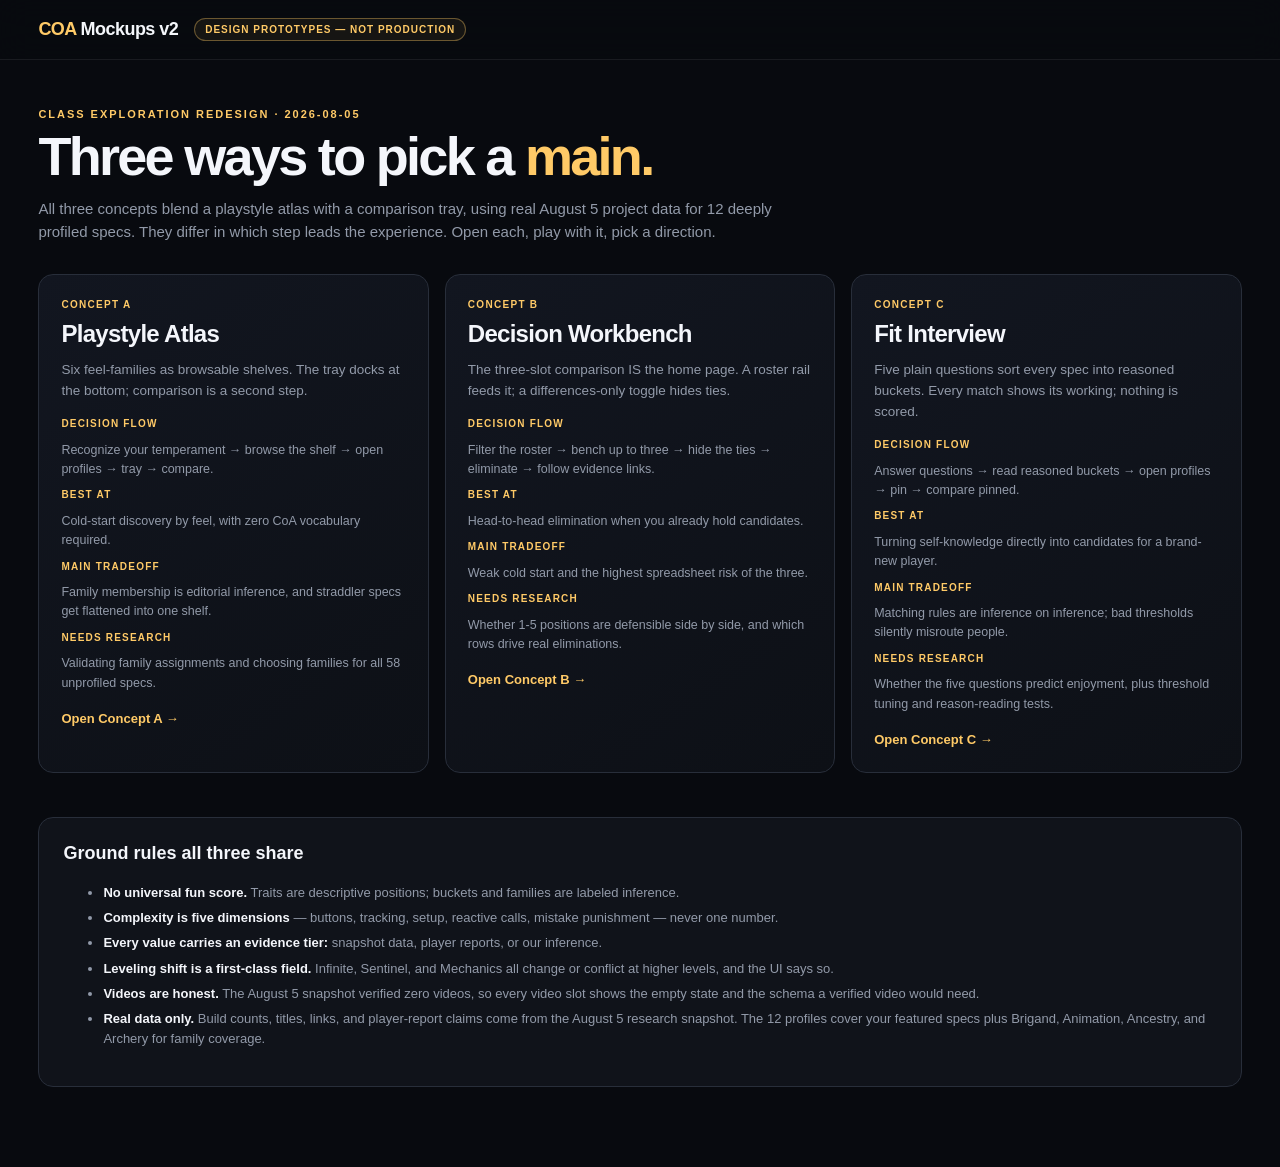
<file: source/design/mockups-v2/index.html>
<!doctype html>
<html lang="en">
<head>
<meta charset="utf-8">
<meta name="viewport" content="width=device-width, initial-scale=1">
<title>CoA class explorer — mockups v2 hub</title>
<link rel="stylesheet" href="shared/base.css">
<style>
  .concepts { display: grid; grid-template-columns: repeat(auto-fit,minmax(300px,1fr)); gap: 16px; margin-top: 30px; }
  .concept { display: block; text-decoration: none; border: 1px solid var(--line); border-radius: var(--radius); background: linear-gradient(145deg,#121620,#0d1016); padding: 22px; transition: transform .16s, border-color .16s; }
  .concept:hover { transform: translateY(-3px); border-color: #ffca6766; }
  .concept h2 { margin: 3px 0 8px; font-size: 24px; letter-spacing: -.03em; }
  .concept .lead { color: var(--muted); font-size: 13.5px; margin: 0 0 14px; }
  .concept dl { margin: 0; display: grid; gap: 8px; }
  .concept dt { color: var(--gold); font-size: 10px; font-weight: 800; letter-spacing: .12em; text-transform: uppercase; }
  .concept dd { margin: 1px 0 0; color: var(--muted); font-size: 12.5px; }
  .concept .open { display: inline-block; margin-top: 16px; color: var(--gold); font-size: 13px; font-weight: 750; }
  .ground { margin-top: 44px; border: 1px solid var(--line); border-radius: var(--radius); background: var(--surface); padding: 22px 24px; }
  .ground h2 { margin: 0 0 12px; font-size: 18px; }
  .ground li { color: var(--muted); font-size: 13px; margin: 5px 0; }
</style>
</head>
<body>
<header class="mock-topbar">
  <a class="logo" href="index.html"><span>COA</span> Mockups v2</a>
  <span class="mock-badge">Design prototypes — not production</span>
</header>

<main class="wrap">
  <section style="padding:46px 0 0">
    <p class="eyebrow">Class exploration redesign · 2026-08-05</p>
    <h1 class="page-title">Three ways to pick a <span style="color:var(--gold)">main.</span></h1>
    <p class="page-copy">All three concepts blend a playstyle atlas with a comparison tray, using real August 5 project data
      for 12 deeply profiled specs. They differ in which step leads the experience. Open each, play with it, pick a direction.</p>
  </section>

  <div class="concepts">
    <a class="concept" href="concept-a-atlas.html">
      <div class="p-kicker" style="color:var(--gold)">Concept A</div>
      <h2>Playstyle Atlas</h2>
      <p class="lead">Six feel-families as browsable shelves. The tray docks at the bottom; comparison is a second step.</p>
      <dl>
        <dt>Decision flow</dt><dd>Recognize your temperament → browse the shelf → open profiles → tray → compare.</dd>
        <dt>Best at</dt><dd>Cold-start discovery by feel, with zero CoA vocabulary required.</dd>
        <dt>Main tradeoff</dt><dd>Family membership is editorial inference, and straddler specs get flattened into one shelf.</dd>
        <dt>Needs research</dt><dd>Validating family assignments and choosing families for all 58 unprofiled specs.</dd>
      </dl>
      <span class="open">Open Concept A →</span>
    </a>

    <a class="concept" href="concept-b-workbench.html">
      <div class="p-kicker" style="color:var(--gold)">Concept B</div>
      <h2>Decision Workbench</h2>
      <p class="lead">The three-slot comparison IS the home page. A roster rail feeds it; a differences-only toggle hides ties.</p>
      <dl>
        <dt>Decision flow</dt><dd>Filter the roster → bench up to three → hide the ties → eliminate → follow evidence links.</dd>
        <dt>Best at</dt><dd>Head-to-head elimination when you already hold candidates.</dd>
        <dt>Main tradeoff</dt><dd>Weak cold start and the highest spreadsheet risk of the three.</dd>
        <dt>Needs research</dt><dd>Whether 1-5 positions are defensible side by side, and which rows drive real eliminations.</dd>
      </dl>
      <span class="open">Open Concept B →</span>
    </a>

    <a class="concept" href="concept-c-matcher.html">
      <div class="p-kicker" style="color:var(--gold)">Concept C</div>
      <h2>Fit Interview</h2>
      <p class="lead">Five plain questions sort every spec into reasoned buckets. Every match shows its working; nothing is scored.</p>
      <dl>
        <dt>Decision flow</dt><dd>Answer questions → read reasoned buckets → open profiles → pin → compare pinned.</dd>
        <dt>Best at</dt><dd>Turning self-knowledge directly into candidates for a brand-new player.</dd>
        <dt>Main tradeoff</dt><dd>Matching rules are inference on inference; bad thresholds silently misroute people.</dd>
        <dt>Needs research</dt><dd>Whether the five questions predict enjoyment, plus threshold tuning and reason-reading tests.</dd>
      </dl>
      <span class="open">Open Concept C →</span>
    </a>
  </div>

  <section class="ground">
    <h2>Ground rules all three share</h2>
    <ul>
      <li><b style="color:var(--text)">No universal fun score.</b> Traits are descriptive positions; buckets and families are labeled inference.</li>
      <li><b style="color:var(--text)">Complexity is five dimensions</b> — buttons, tracking, setup, reactive calls, mistake punishment — never one number.</li>
      <li><b style="color:var(--text)">Every value carries an evidence tier:</b> snapshot data, player reports, or our inference.</li>
      <li><b style="color:var(--text)">Leveling shift is a first-class field.</b> Infinite, Sentinel, and Mechanics all change or conflict at higher levels, and the UI says so.</li>
      <li><b style="color:var(--text)">Videos are honest.</b> The August 5 snapshot verified zero videos, so every video slot shows the empty state and the schema a verified video would need.</li>
      <li><b style="color:var(--text)">Real data only.</b> Build counts, titles, links, and player-report claims come from the August 5 research snapshot. The 12 profiles cover your featured specs plus Brigand, Animation, Ancestry, and Archery for family coverage.</li>
    </ul>
  </section>
</main>
</body>
</html>
</file>
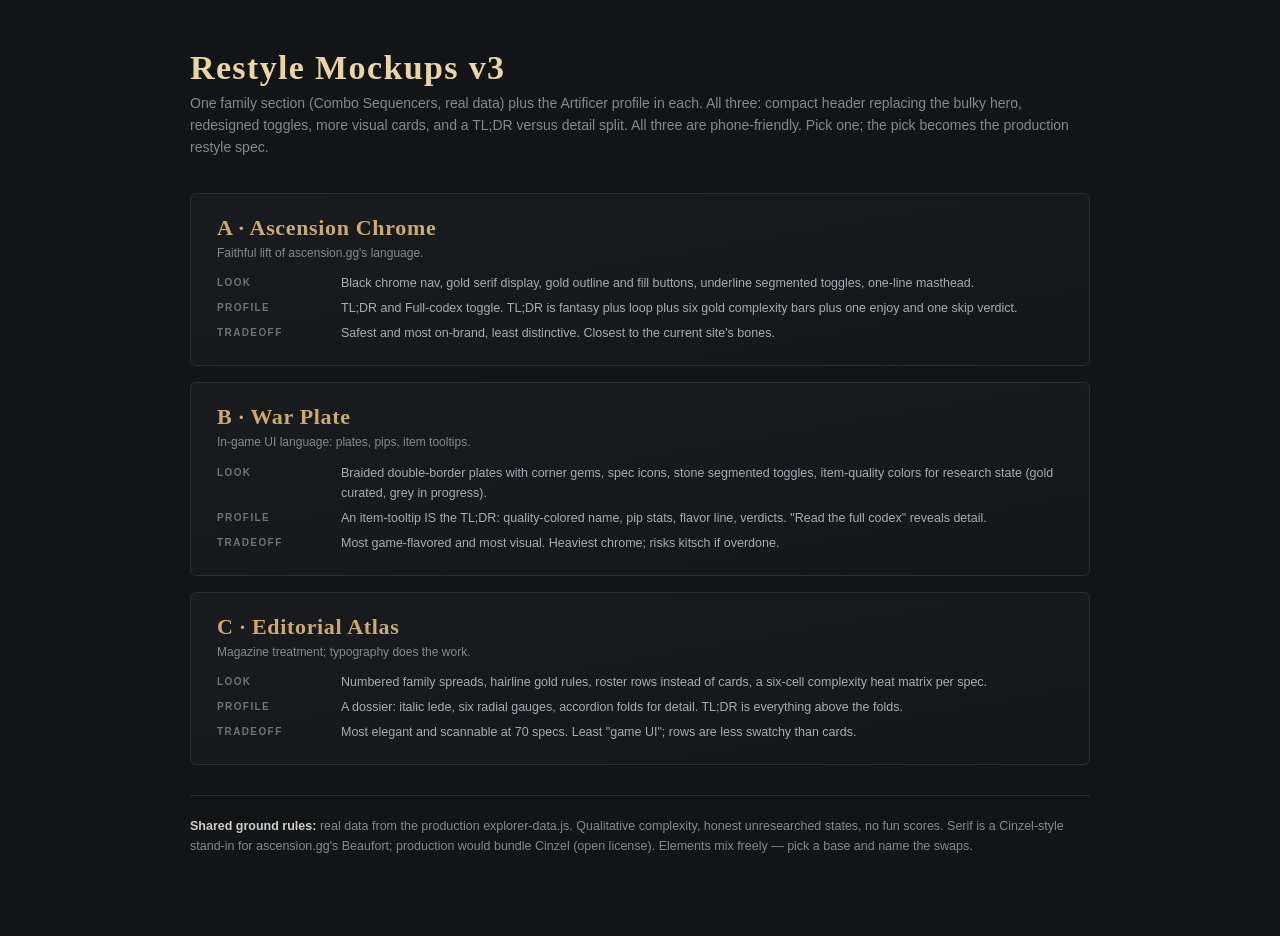
<file: source/design/mockups-v3/index.html>
<!doctype html>
<html lang="en">
<head>
<meta charset="utf-8">
<meta name="viewport" content="width=device-width, initial-scale=1">
<title>CoA restyle mockups v3</title>
<style>
:root { --bg:#121416; --ink:#cdcdcd; --dim:#85888e; --gold:#c9aa71; --gold-bright:#e8d4a4; --line:#2a2d33;
  --serif: Cinzel, "Trajan Pro", "Palatino Linotype", "Book Antiqua", Georgia, serif; }
* { box-sizing: border-box; }
body { margin:0; background:var(--bg); color:var(--ink); font:14px/1.6 Inter,"Segoe UI",sans-serif; }
.wrap { max-width:1000px; margin:auto; padding:50px clamp(18px,4vw,50px) 80px; }
h1 { margin:0 0 6px; font:700 34px/1.05 var(--serif); letter-spacing:.04em; color:var(--gold-bright); }
.sub { color:var(--dim); margin:0 0 34px; }
.c { display:block; color:inherit; text-decoration:none; border:1px solid var(--line); border-radius:6px; padding:22px 26px; margin-bottom:16px;
  background:linear-gradient(170deg,#191b1f,#141619); transition:border-color .15s, transform .15s; }
.c:hover { border-color:#c9aa7166; transform:translateY(-2px); }
.c h2 { margin:0 0 4px; font:700 22px/1.1 var(--serif); letter-spacing:.03em; color:var(--gold); }
.c .tag { color:var(--dim); font-size:12px; margin:0 0 10px; }
.c dl { margin:0; display:grid; grid-template-columns:110px 1fr; gap:5px 14px; font-size:12.5px; }
.c dt { color:#6d7178; font-weight:700; font-size:10px; letter-spacing:.14em; text-transform:uppercase; padding-top:2px; }
.c dd { margin:0; color:#a7acb3; }
.ground { border-top:1px solid var(--line); margin-top:30px; padding-top:20px; color:var(--dim); font-size:12.5px; }
.ground b { color:var(--ink); }
</style>
</head>
<body>
<main class="wrap">
  <h1>Restyle Mockups v3</h1>
  <p class="sub">One family section (Combo Sequencers, real data) plus the Artificer profile in each. All three: compact header replacing the bulky hero, redesigned toggles, more visual cards, and a TL;DR versus detail split. All three are phone-friendly. Pick one; the pick becomes the production restyle spec.</p>

  <a class="c" href="a-ascension-chrome.html">
    <h2>A · Ascension Chrome</h2>
    <p class="tag">Faithful lift of ascension.gg's language.</p>
    <dl>
      <dt>Look</dt><dd>Black chrome nav, gold serif display, gold outline and fill buttons, underline segmented toggles, one-line masthead.</dd>
      <dt>Profile</dt><dd>TL;DR and Full-codex toggle. TL;DR is fantasy plus loop plus six gold complexity bars plus one enjoy and one skip verdict.</dd>
      <dt>Tradeoff</dt><dd>Safest and most on-brand, least distinctive. Closest to the current site's bones.</dd>
    </dl>
  </a>

  <a class="c" href="b-war-plate.html">
    <h2>B · War Plate</h2>
    <p class="tag">In-game UI language: plates, pips, item tooltips.</p>
    <dl>
      <dt>Look</dt><dd>Braided double-border plates with corner gems, spec icons, stone segmented toggles, item-quality colors for research state (gold curated, grey in progress).</dd>
      <dt>Profile</dt><dd>An item-tooltip IS the TL;DR: quality-colored name, pip stats, flavor line, verdicts. "Read the full codex" reveals detail.</dd>
      <dt>Tradeoff</dt><dd>Most game-flavored and most visual. Heaviest chrome; risks kitsch if overdone.</dd>
    </dl>
  </a>

  <a class="c" href="c-editorial-atlas.html">
    <h2>C · Editorial Atlas</h2>
    <p class="tag">Magazine treatment; typography does the work.</p>
    <dl>
      <dt>Look</dt><dd>Numbered family spreads, hairline gold rules, roster rows instead of cards, a six-cell complexity heat matrix per spec.</dd>
      <dt>Profile</dt><dd>A dossier: italic lede, six radial gauges, accordion folds for detail. TL;DR is everything above the folds.</dd>
      <dt>Tradeoff</dt><dd>Most elegant and scannable at 70 specs. Least "game UI"; rows are less swatchy than cards.</dd>
    </dl>
  </a>

  <div class="ground">
    <b>Shared ground rules:</b> real data from the production explorer-data.js. Qualitative complexity, honest unresearched states, no fun scores. Serif is a Cinzel-style stand-in for ascension.gg's Beaufort; production would bundle Cinzel (open license). Elements mix freely — pick a base and name the swaps.
  </div>
</main>
</body>
</html>
</file>
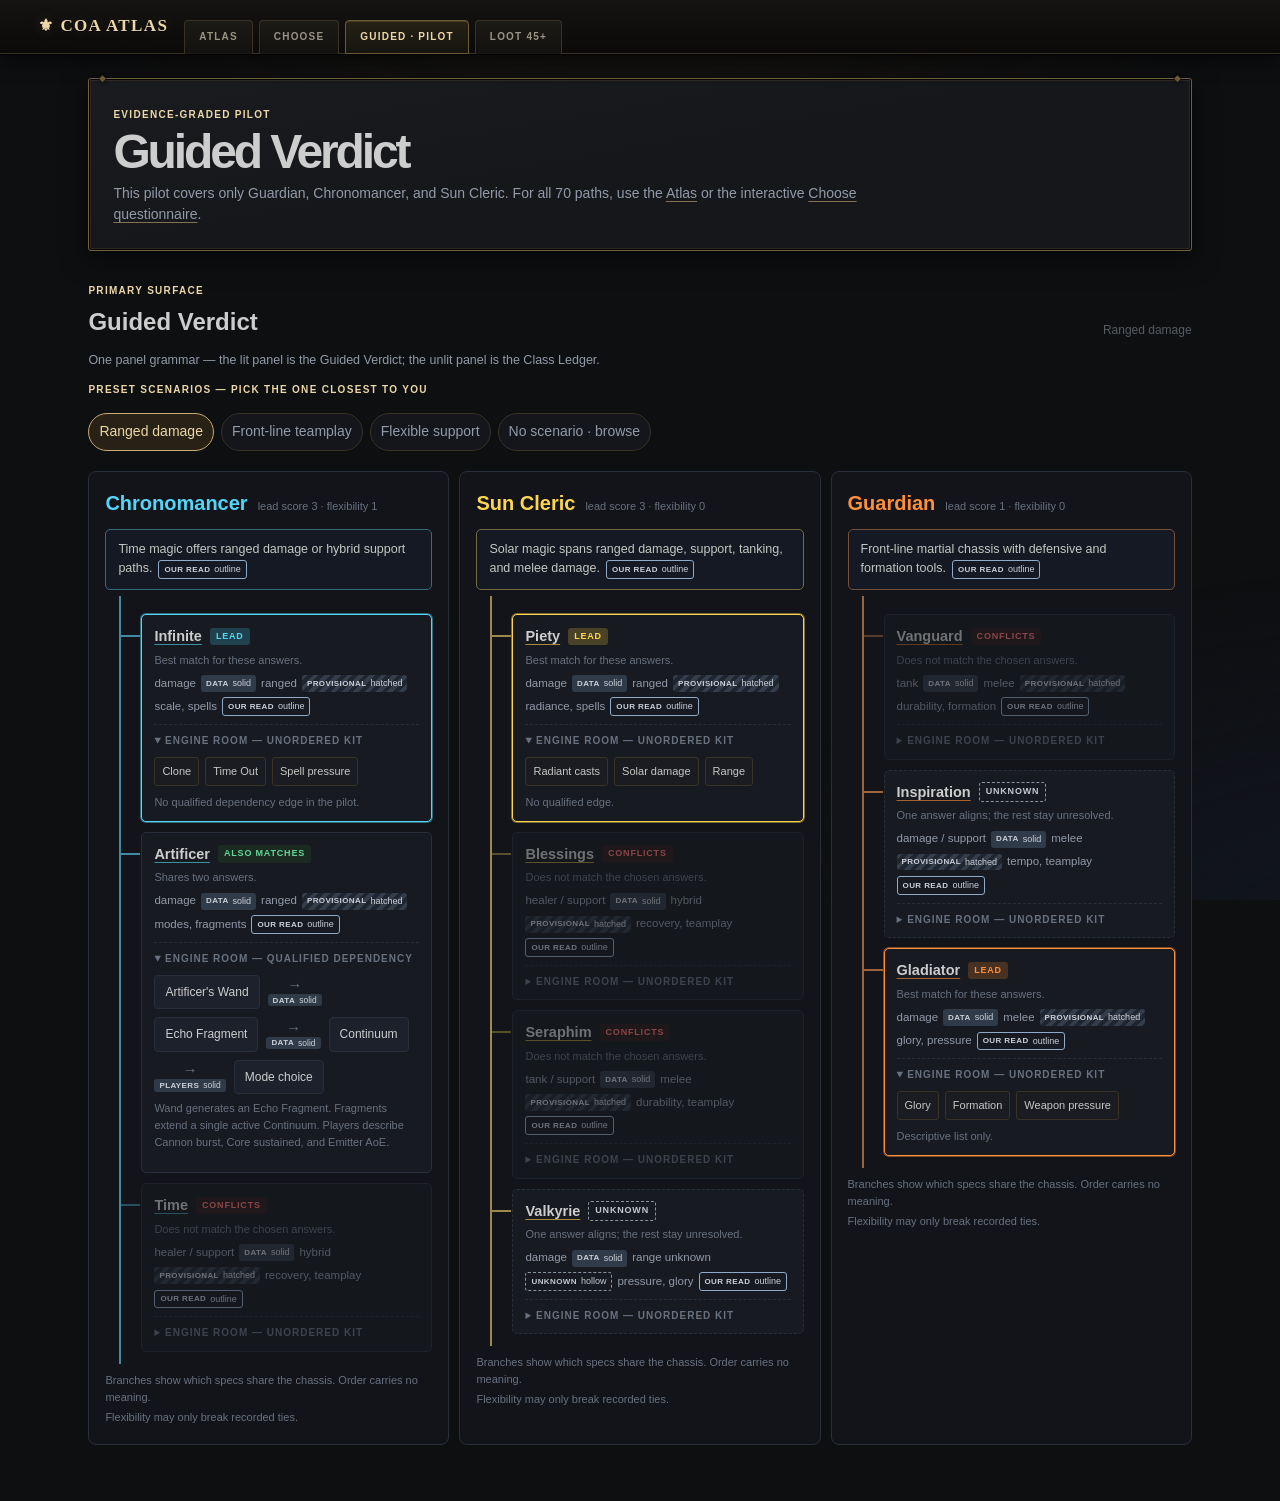
<file: guided.html>
<!doctype html>
<html lang="en">
<head>
  <meta charset="utf-8">
  <meta name="viewport" content="width=device-width, initial-scale=1">
  <meta name="color-scheme" content="dark">
  <meta name="description" content="Preset-scenario Guided pilot verdicts for three Conquest of Azeroth classes.">
  <title>Guided pilot — CoA Atlas</title>
  <link rel="stylesheet" href="styles.css?v=60dec166">
  <link rel="stylesheet" href="explorer.css?v=ed49549f">
  <link rel="stylesheet" href="guided.css?v=e13e09b0">
  <link rel="stylesheet" href="chrome.css?v=8e523f9a">
</head>
<body class="atlas guided-page">
  <header class="a-topbar">
    <a class="a-sigil" href="index.html">⚜<span class="sg-word"> COA ATLAS</span></a>
    <nav class="a-tabs" aria-label="Site pages">
      <a href="index.html">Atlas</a>
      <a href="choose.html">Choose</a>
      <a class="active" href="guided.html">Guided · pilot</a>
      <a href="loot.html">Loot 45+</a>
    </nav>
    <nav class="ph-icons" aria-label="Site pages">
      <a href="index.html" aria-label="Atlas">⚜<span class="tl">Atlas</span></a>
      <a href="choose.html" aria-label="Choose">◈<span class="tl">Choose</span></a>
      <a class="active" href="guided.html" aria-label="Guided">✦<span class="tl">Guided</span></a>
      <a href="loot.html" aria-label="Loot 45+">⚔<span class="tl">Loot</span></a>
    </nav>
  </header>

  <main class="a-wrap guided-wrap">
    <header class="plate guided-intro">
      <span class="guided-kicker">Evidence-graded pilot</span>
      <h1>Guided Verdict</h1>
      <p>This pilot covers only Guardian, Chronomancer, and Sun Cleric. For all 70 paths, use the <a href="index.html">Atlas</a> or the interactive <a href="choose.html">Choose questionnaire</a>.</p>
    </header>

    <section class="guided-section" aria-labelledby="guided-verdict-title">
      <div class="guided-section-heading"><div><span class="guided-kicker">Primary surface</span><h2 id="guided-verdict-title">Guided Verdict</h2></div><p id="scenario-title"></p></div>
      <p class="guided-section-note">One panel grammar — the lit panel is the Guided Verdict; the unlit panel is the Class Ledger.</p>
      <p class="guided-kicker">Preset scenarios — pick the one closest to you</p>
      <div class="guided-scenario-bar" id="scenario-bar" aria-label="Preset scenarios"></div>
      <div id="guided-verdict" aria-live="polite"></div>
    </section>
  </main>

  <script src="explorer-data.js?v=17832290"></script>
  <script src="profile-render.js?v=6c58369a"></script>
  <script src="guided-data.js?v=9288d36f"></script>
  <script src="guided-render.js?v=0a17c745"></script>
</body>
</html>
</file>
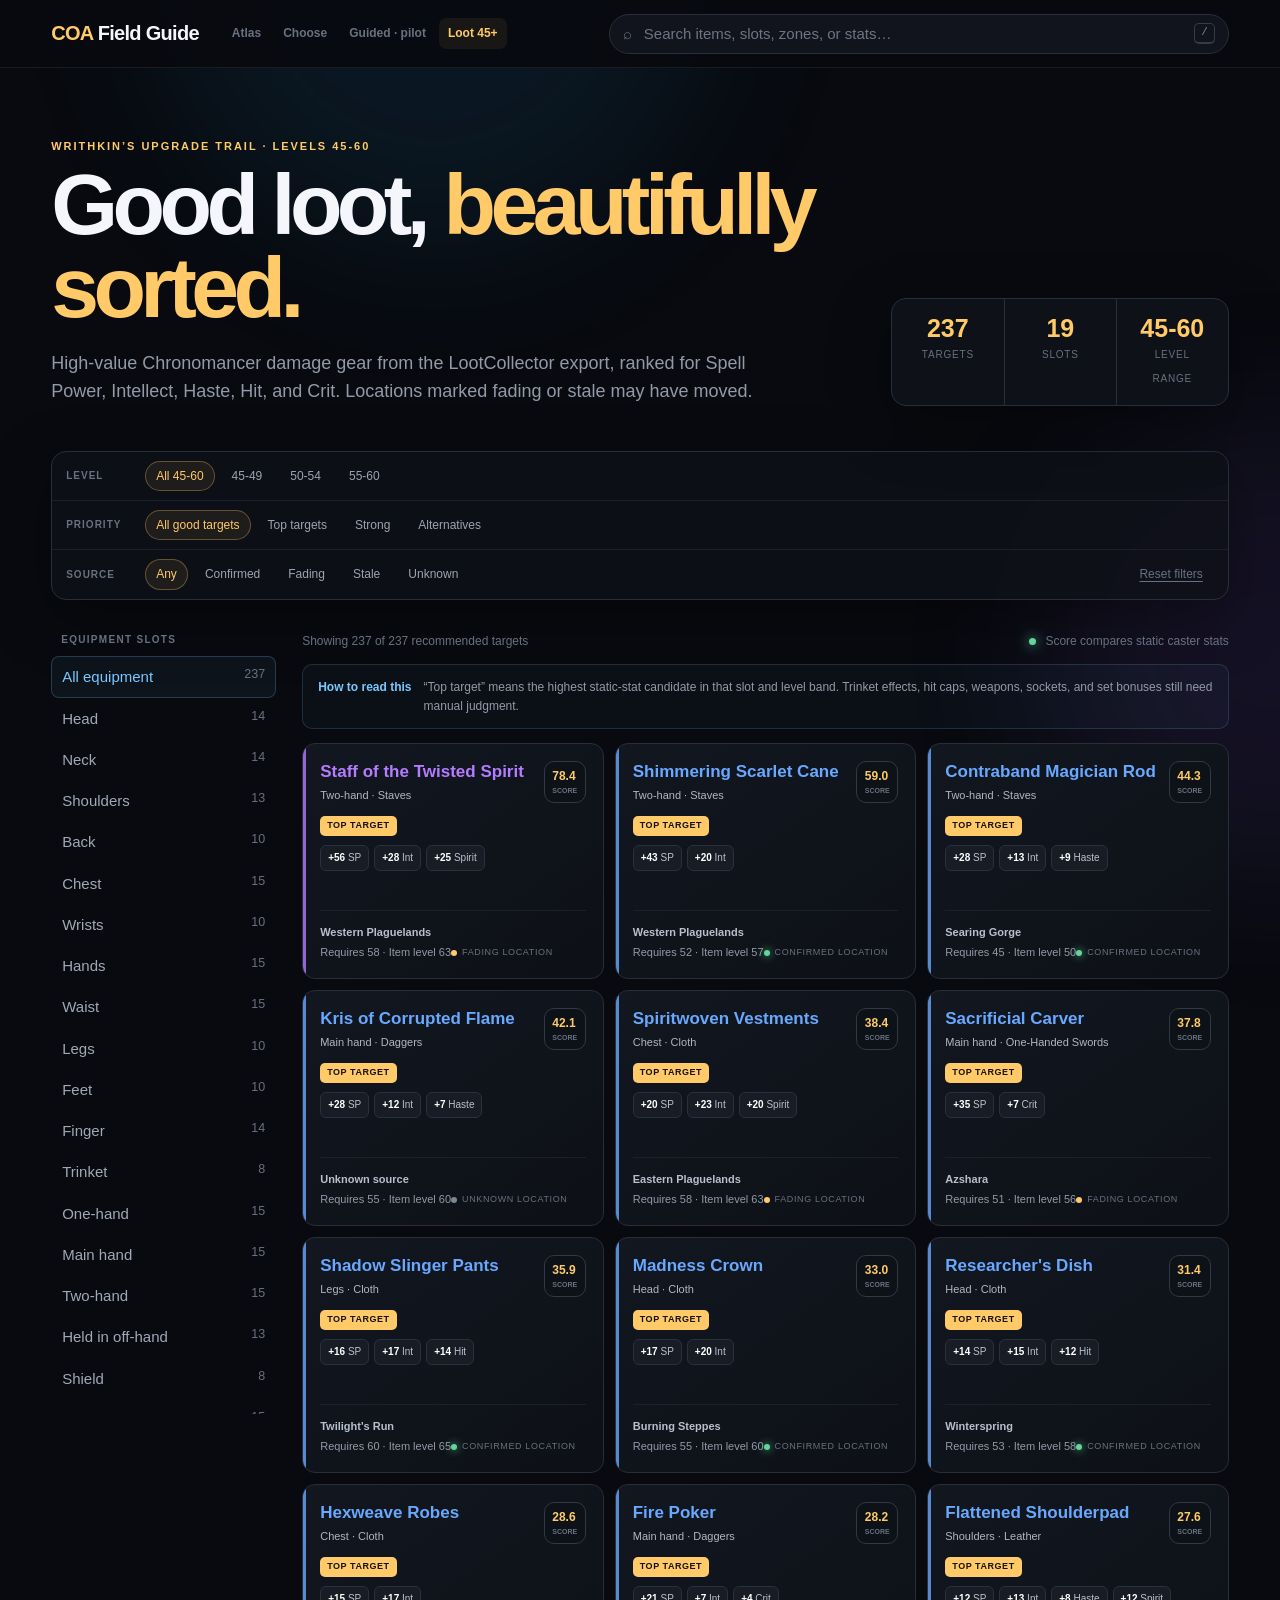
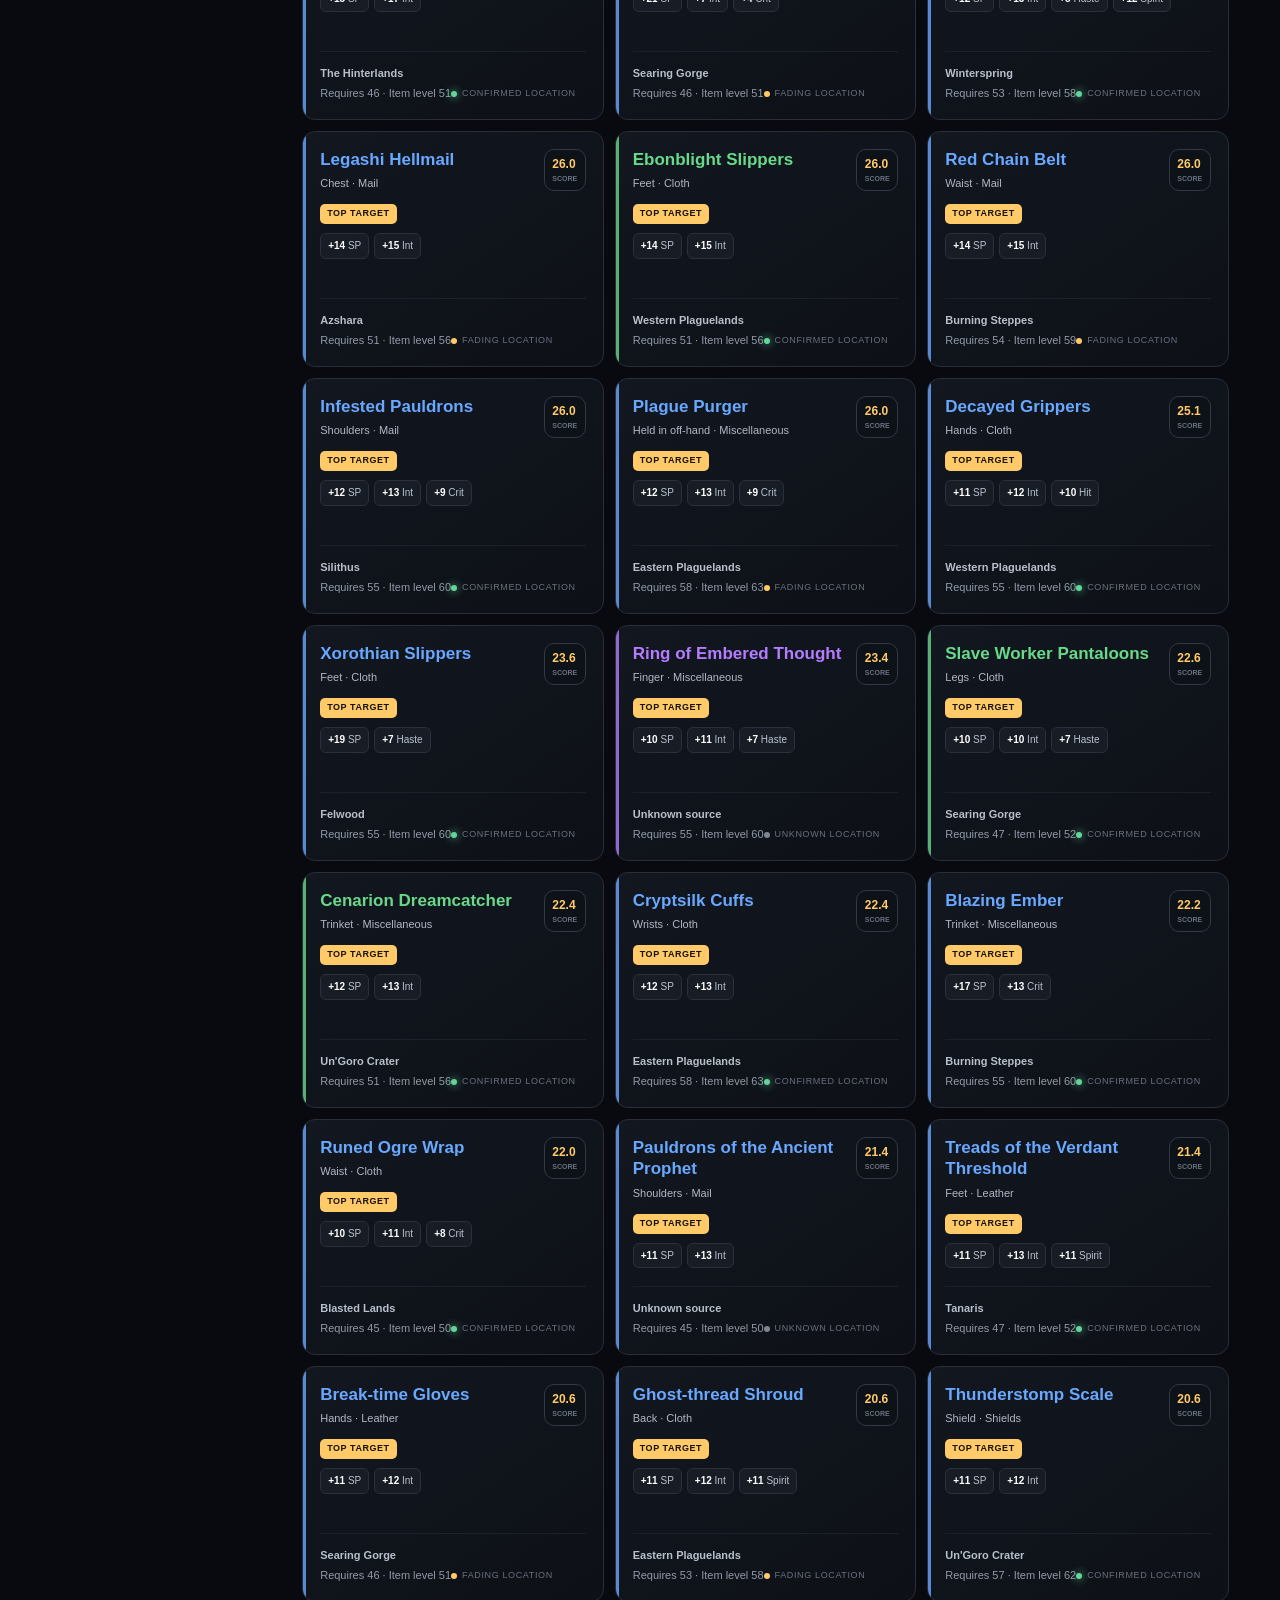
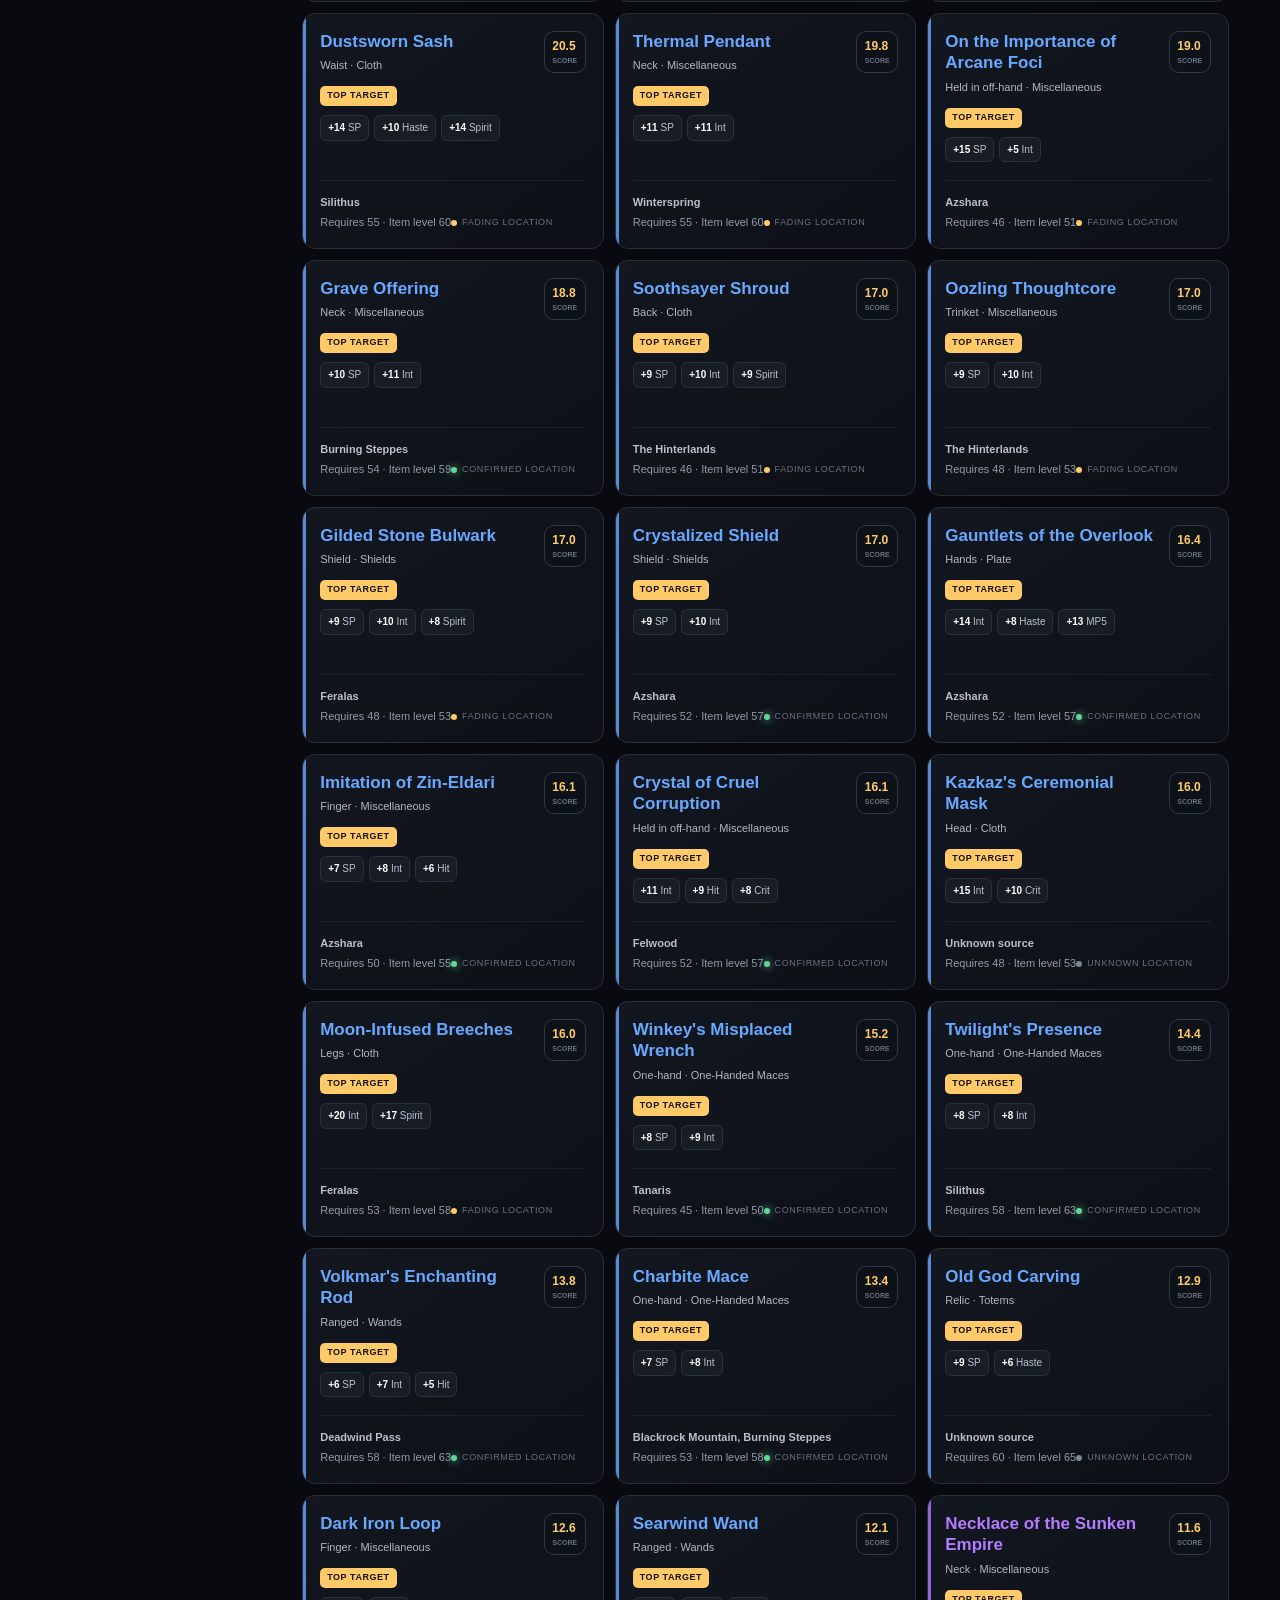
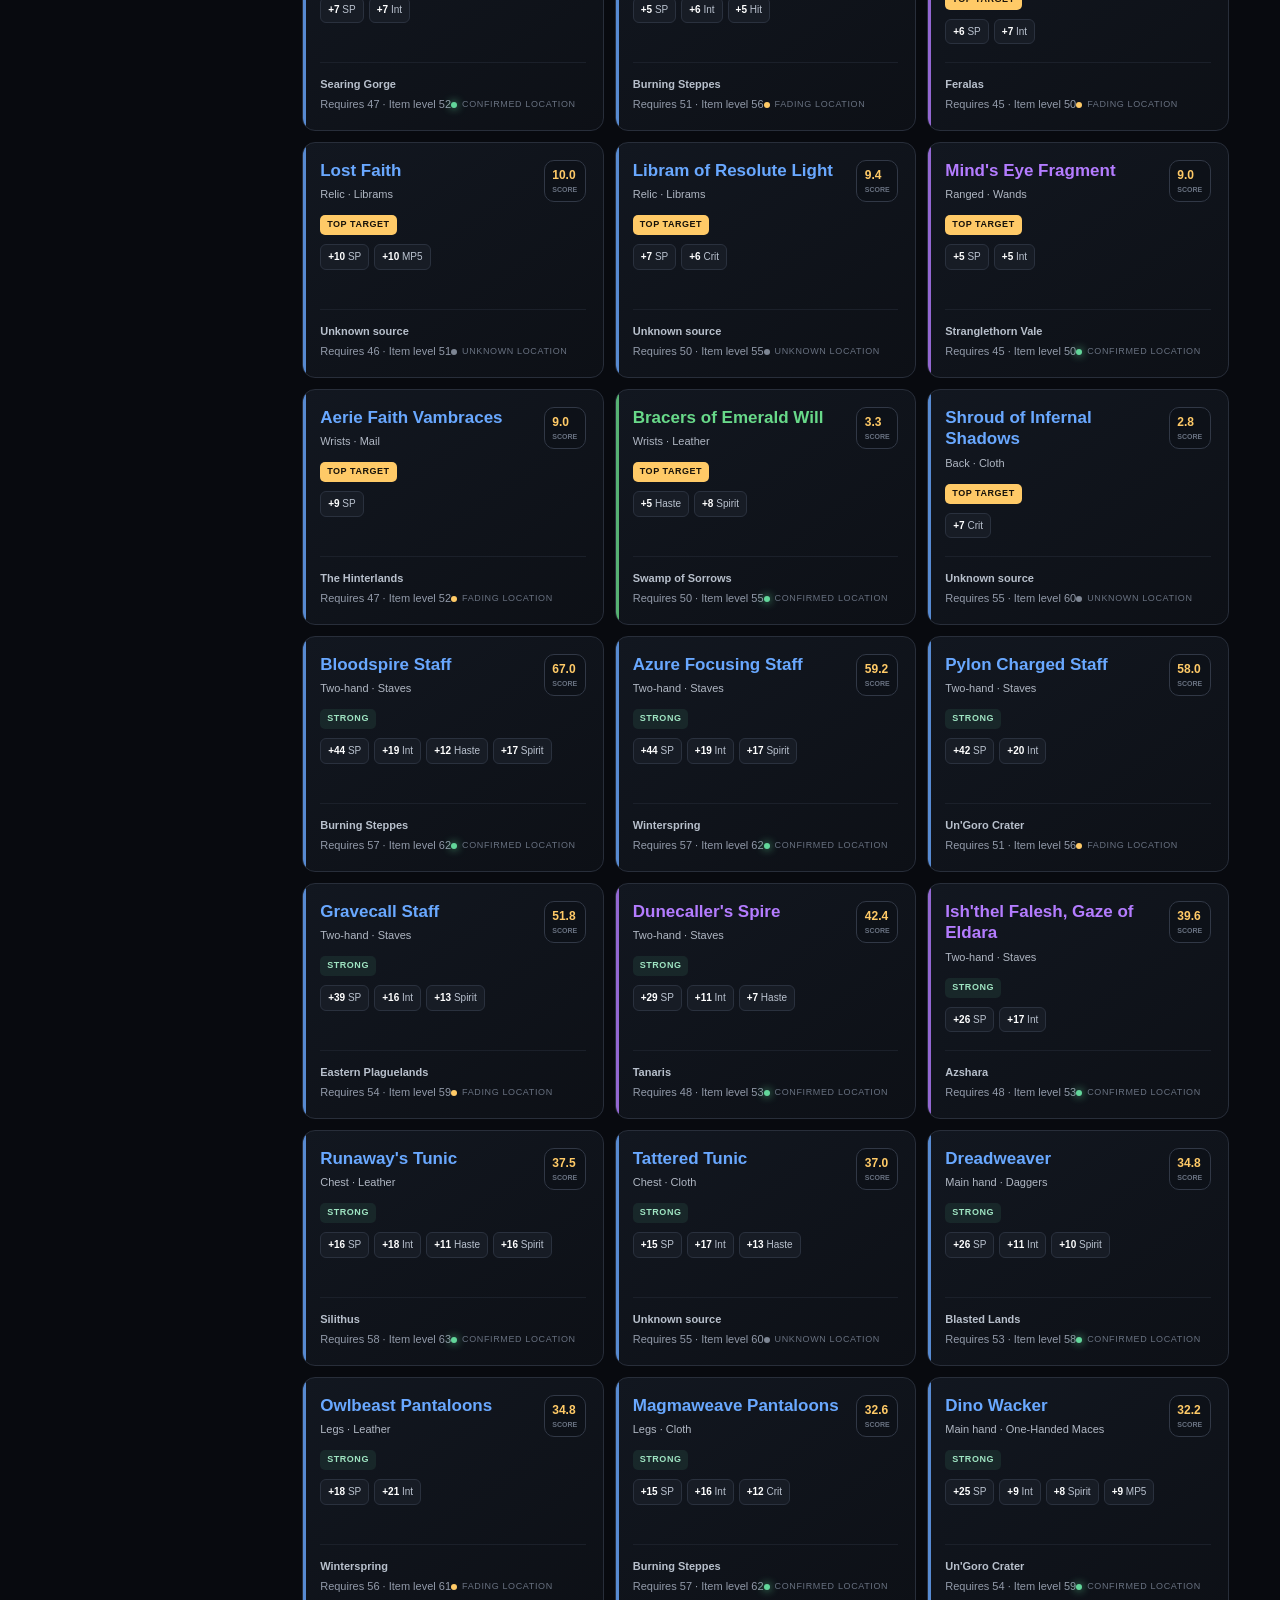
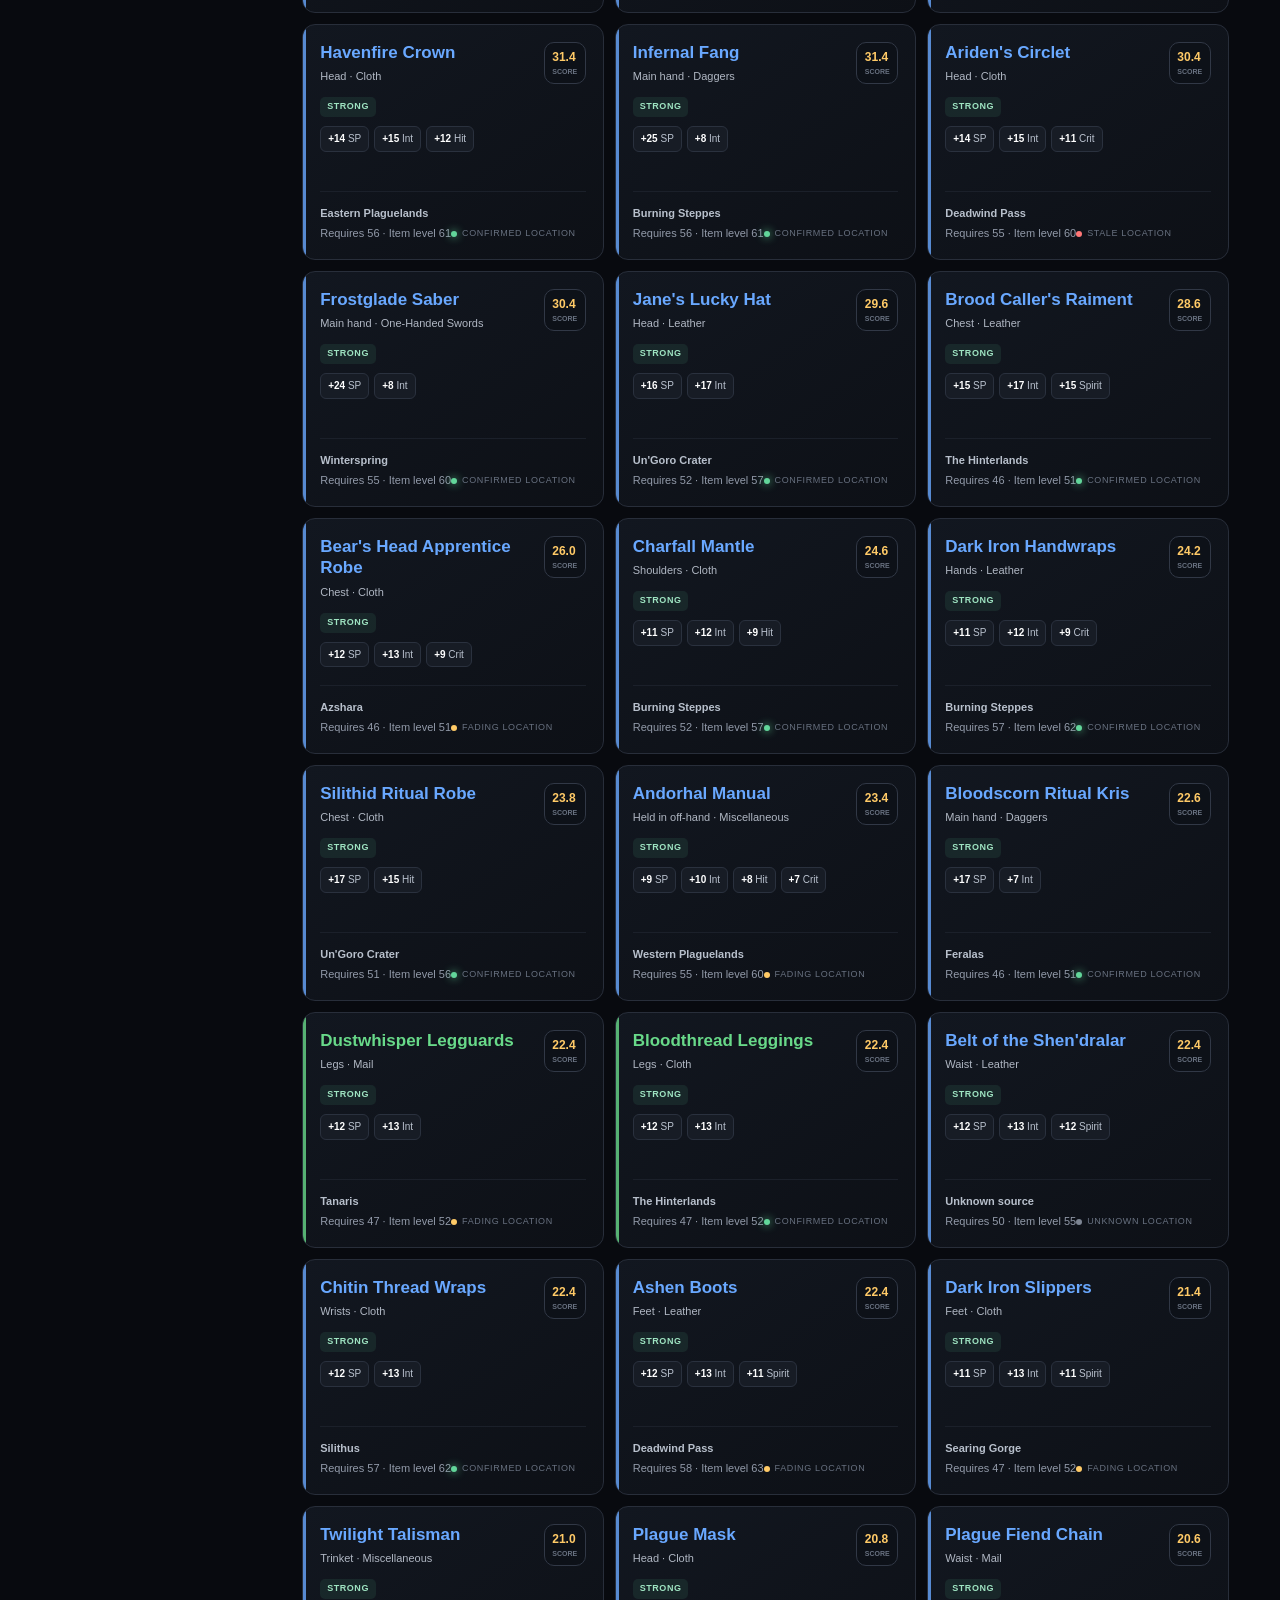
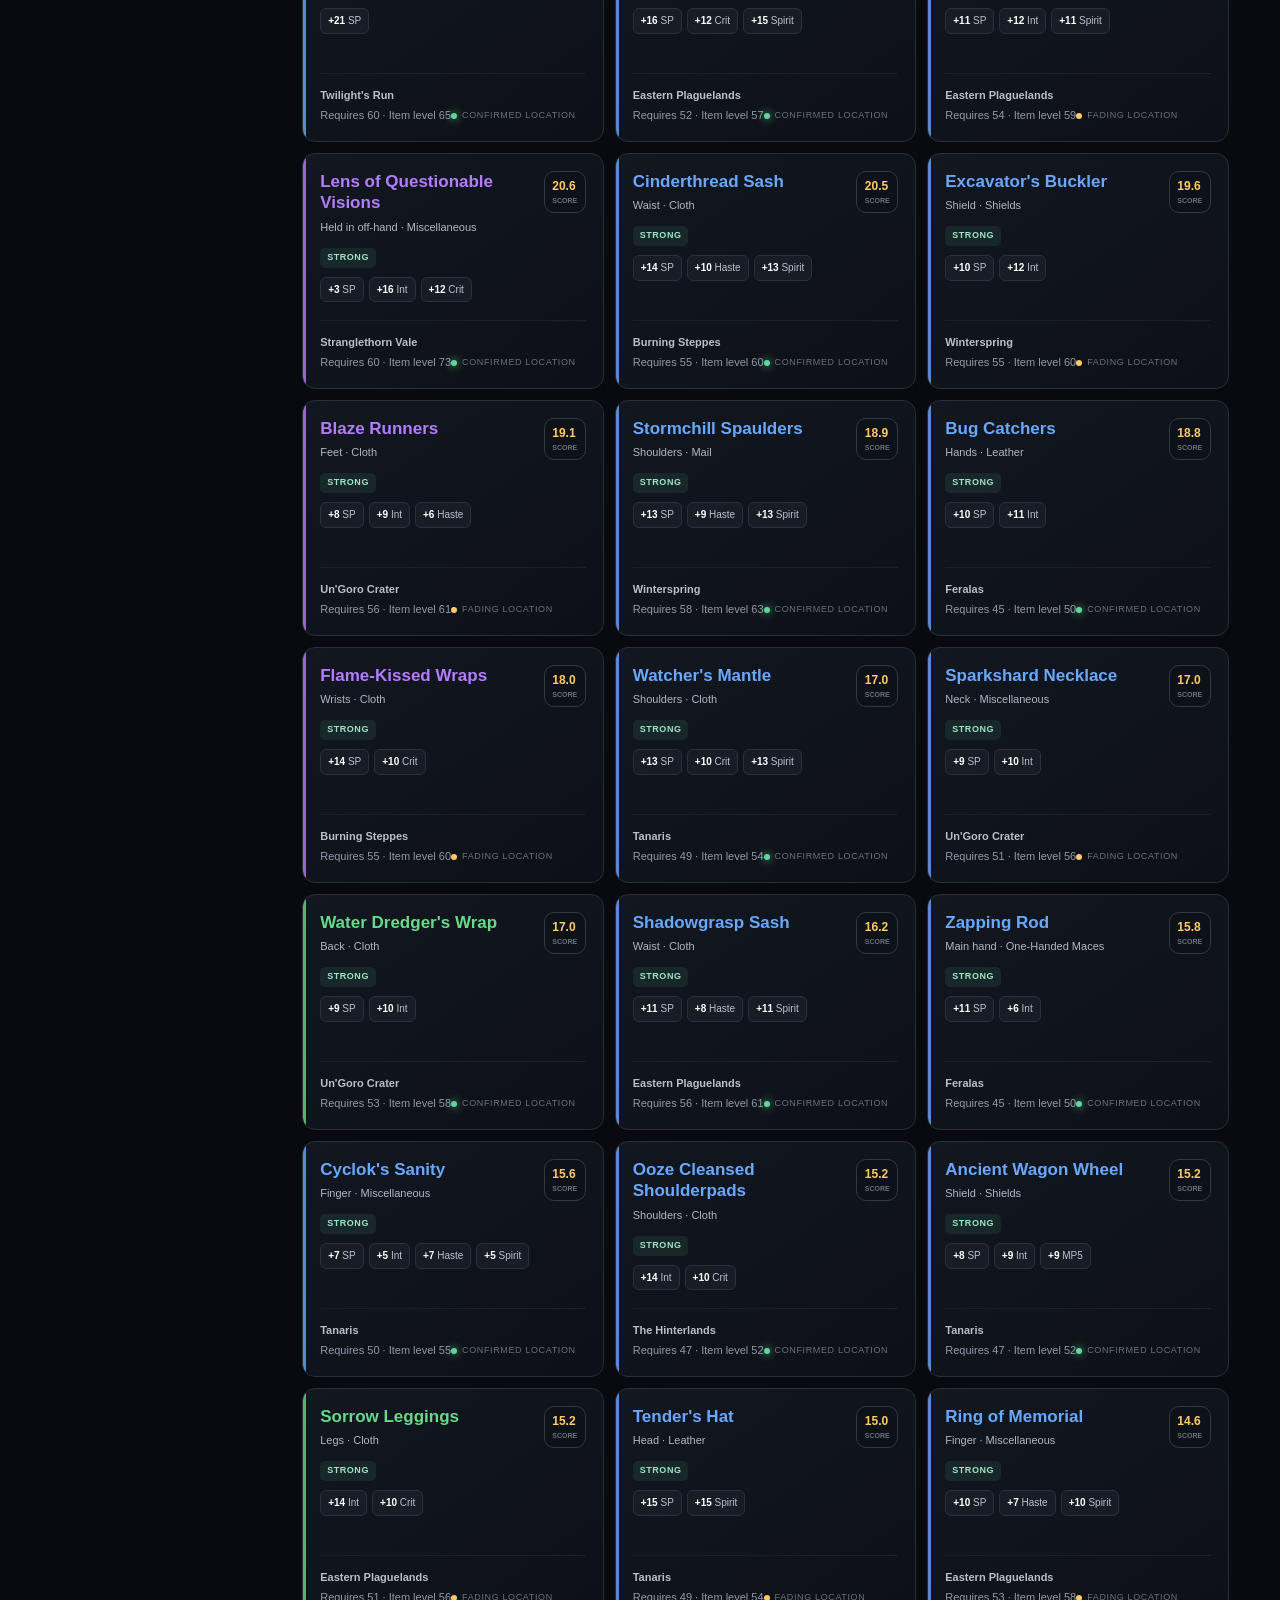
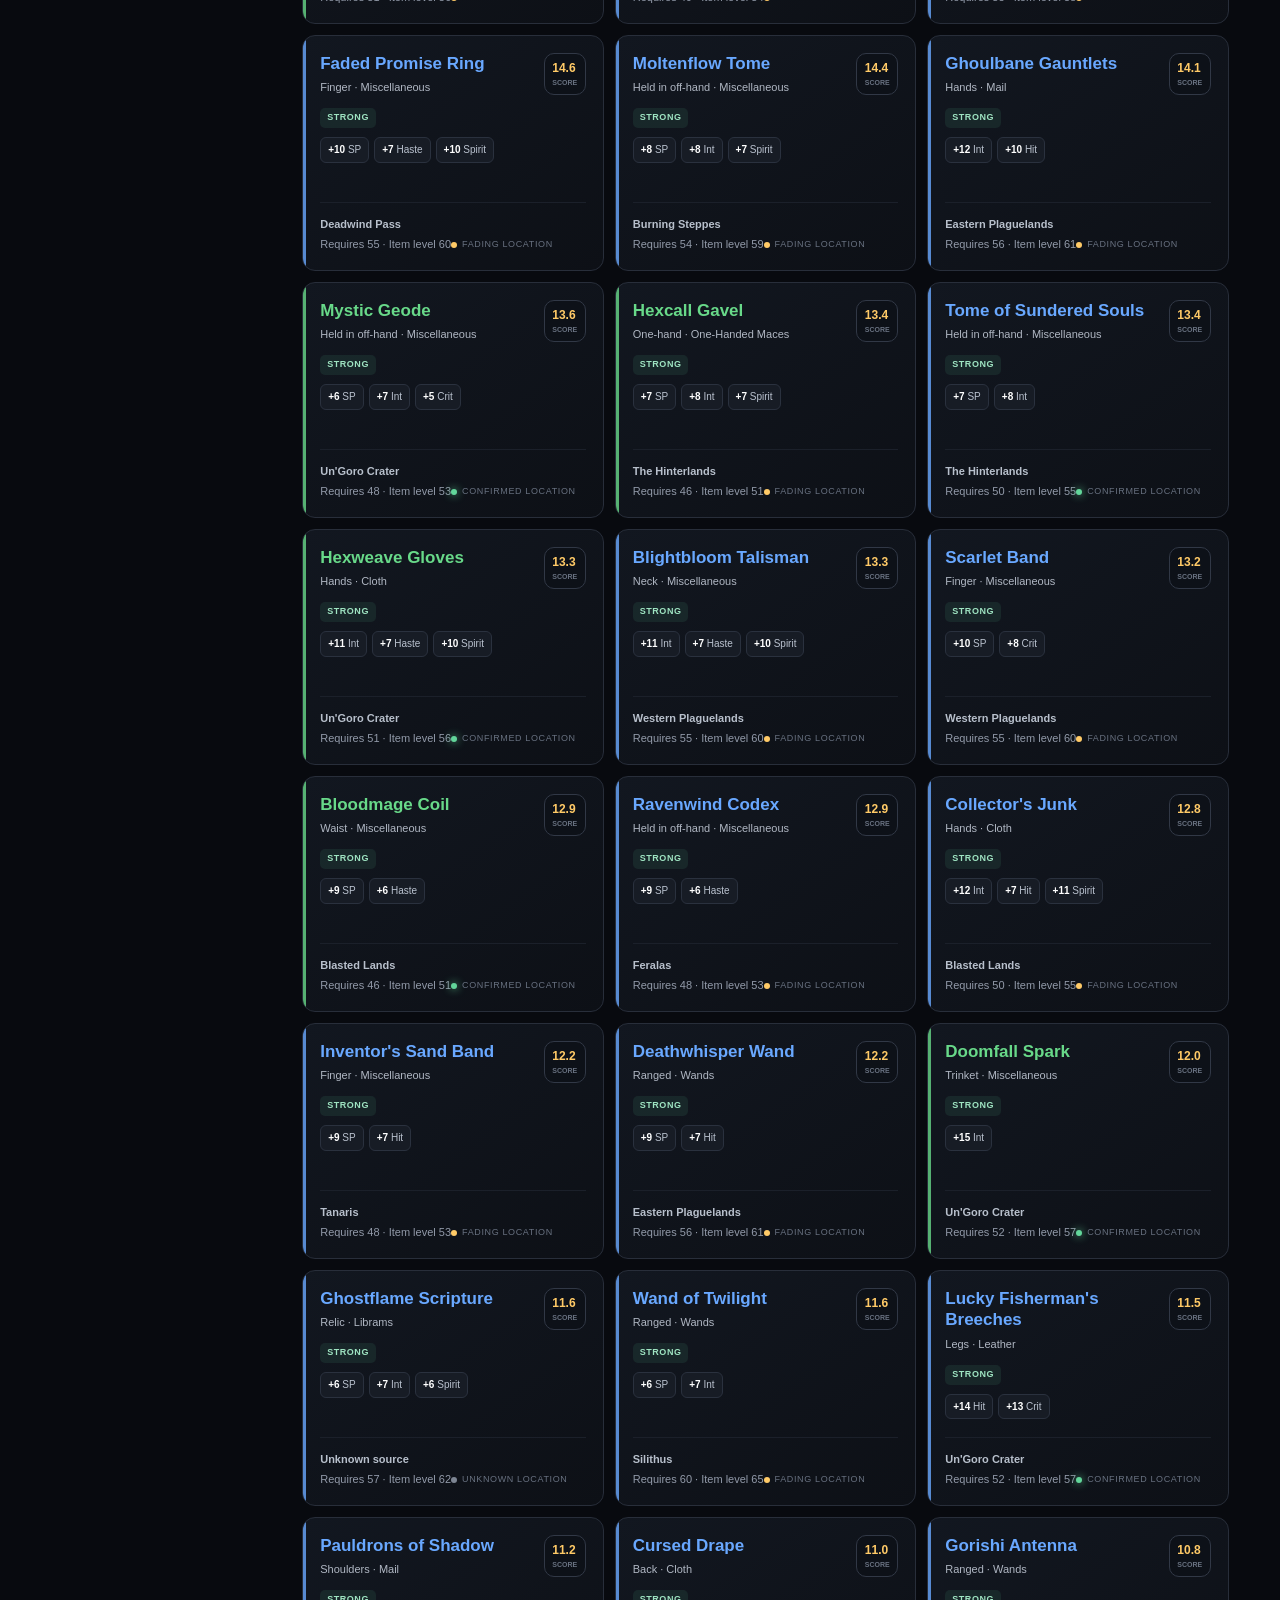
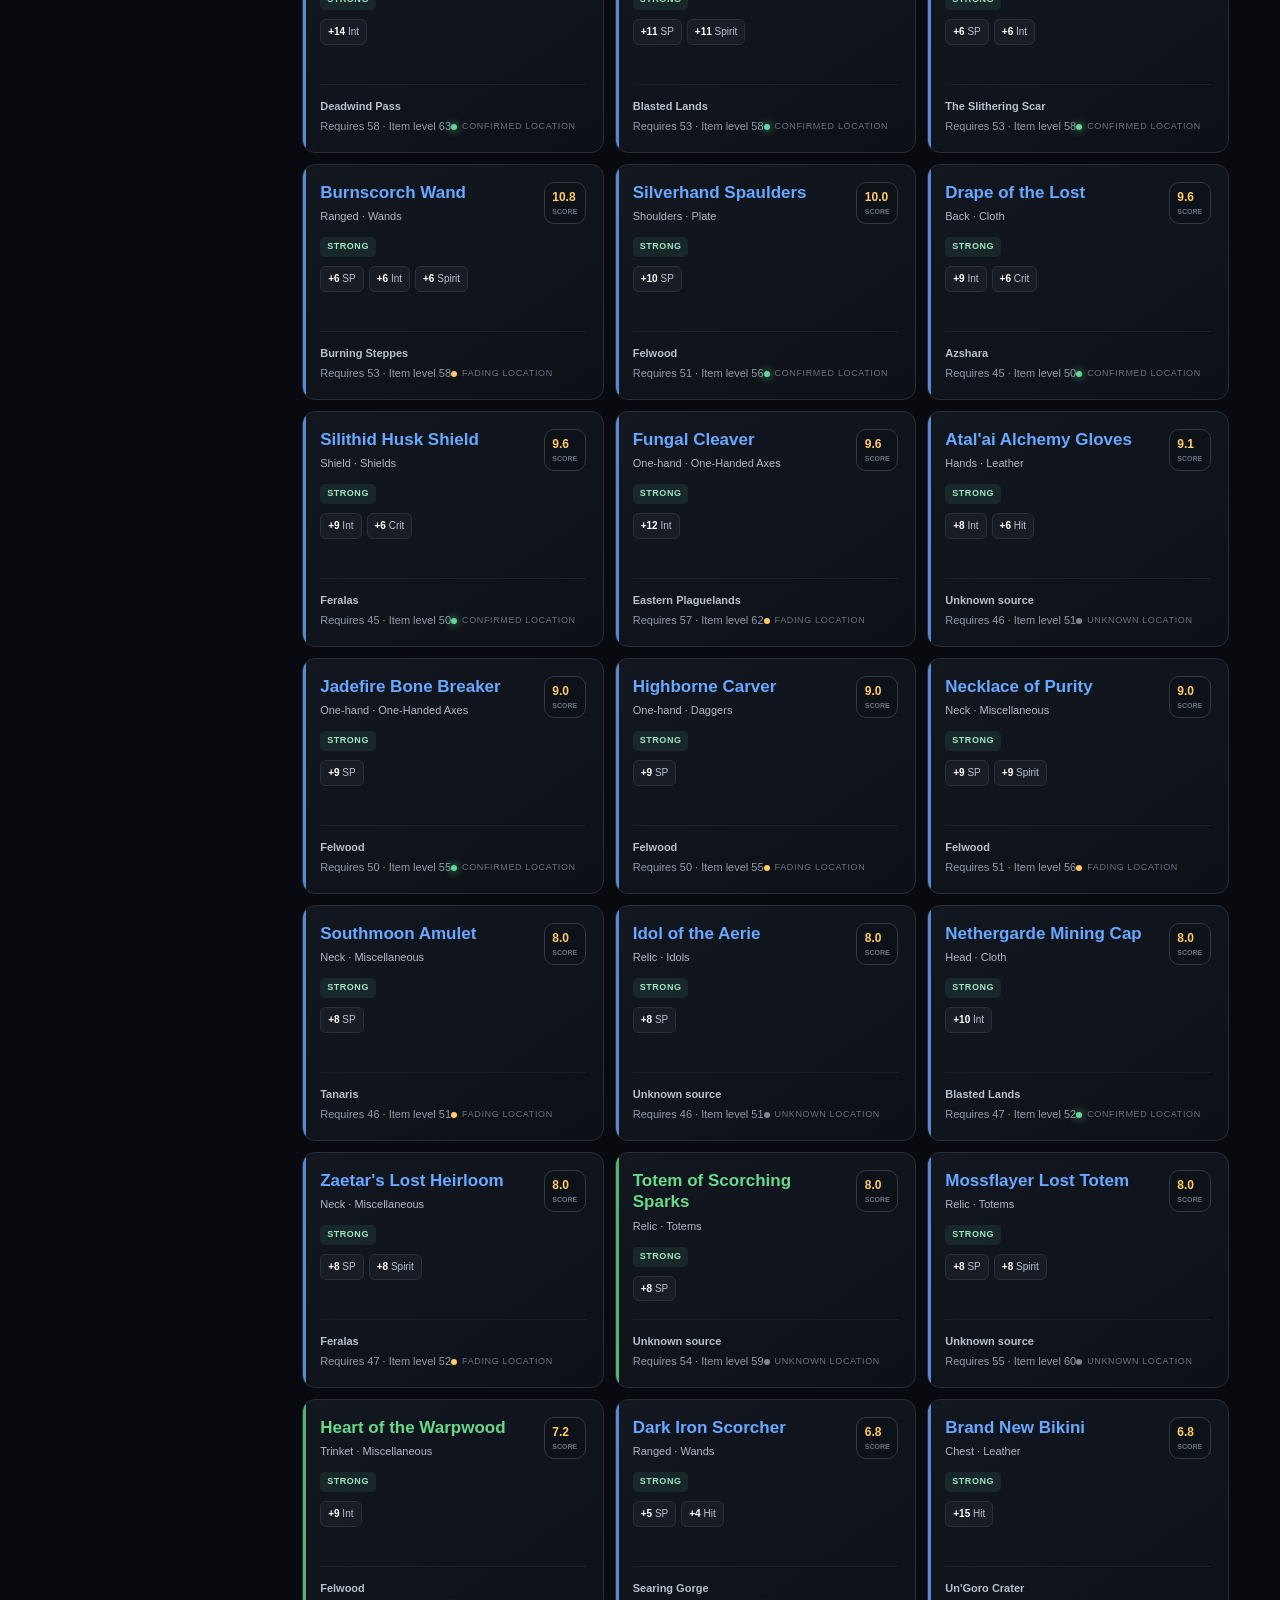
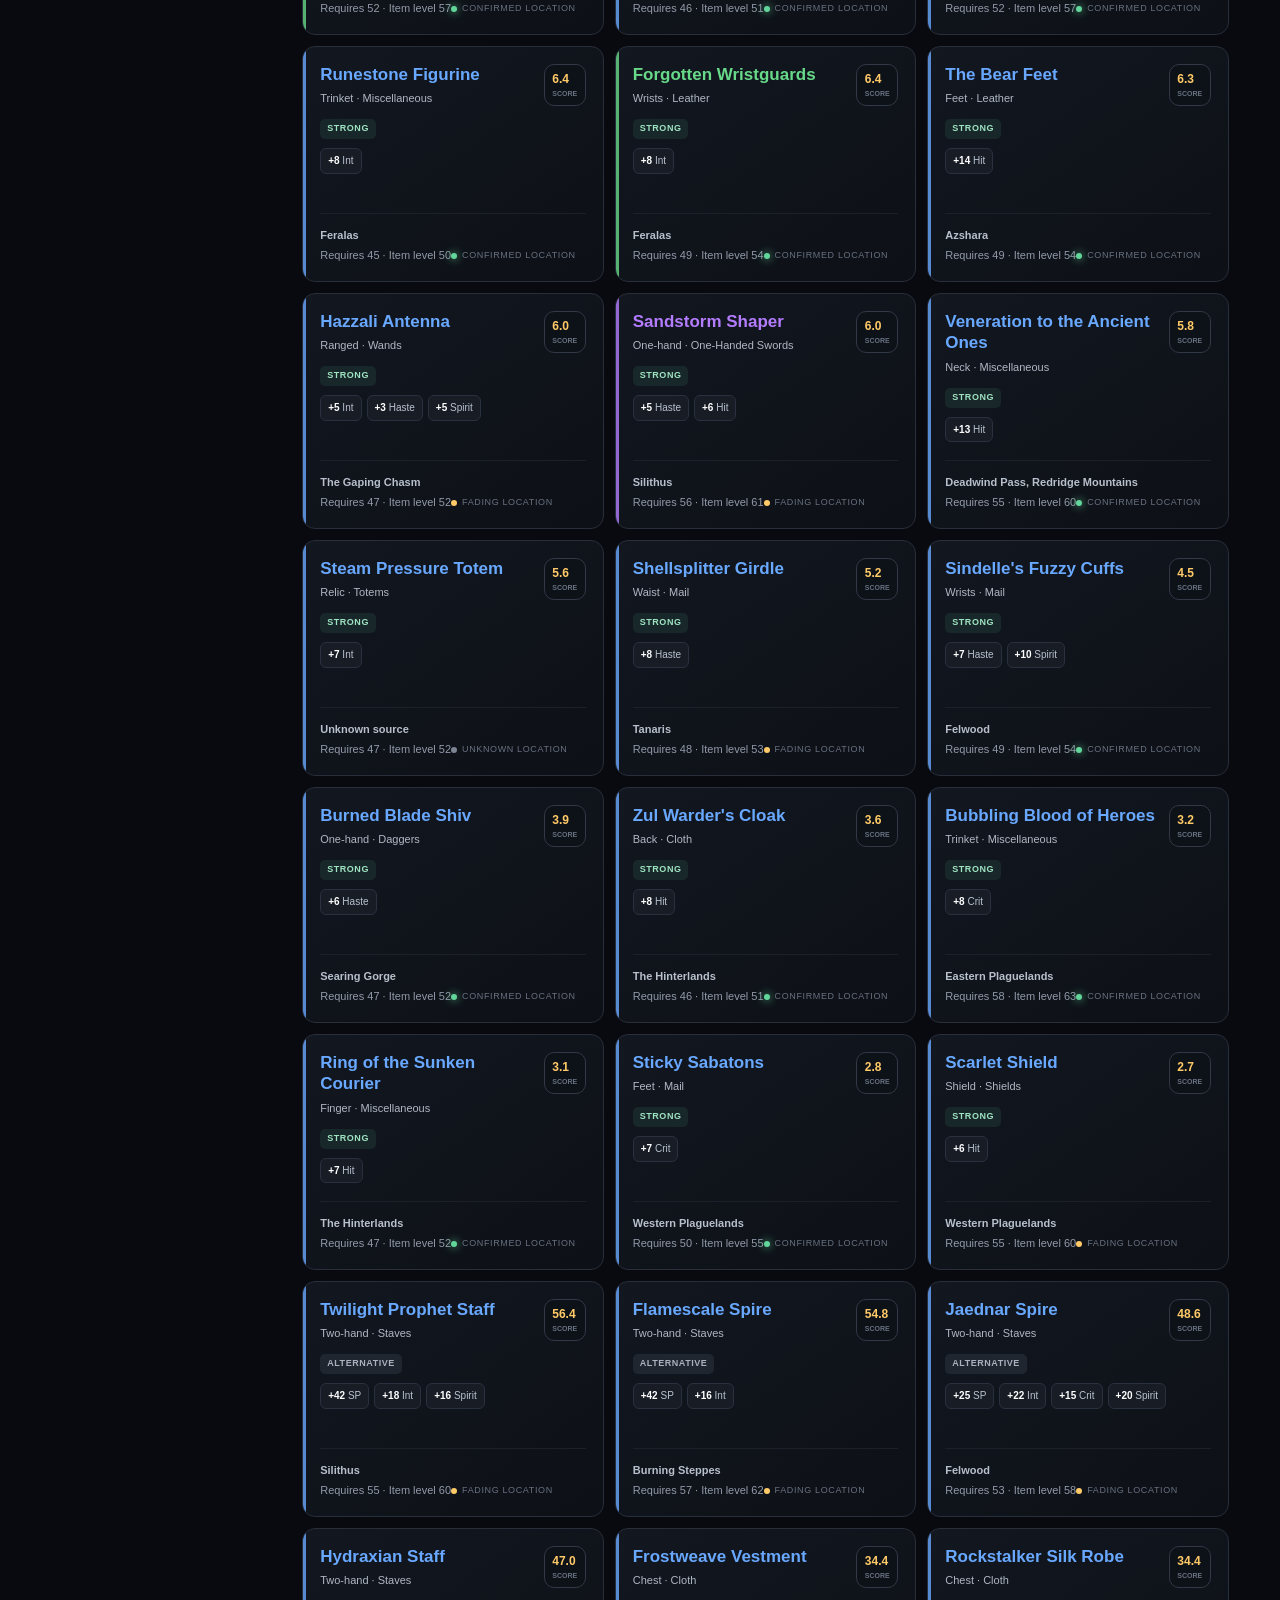
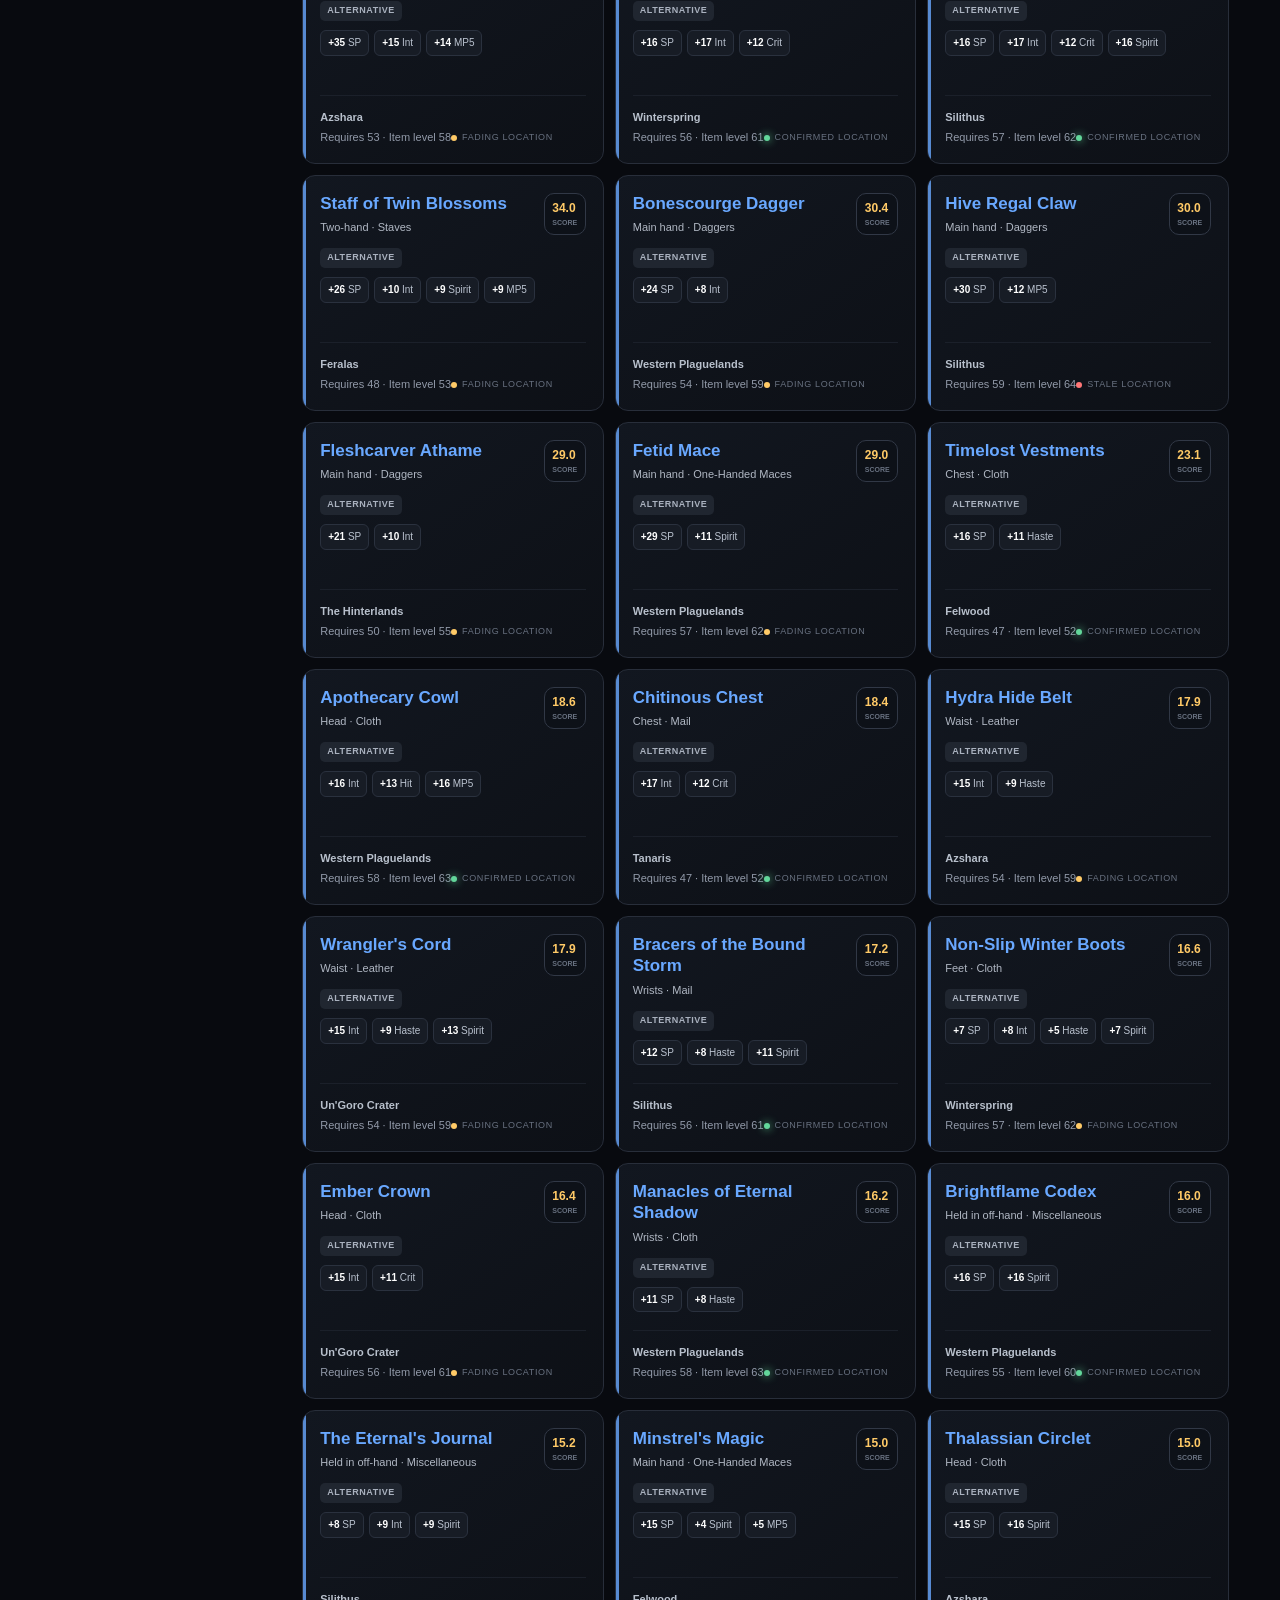
<file: loot.html>
<!doctype html>
<html lang="en">
<head>
  <meta charset="utf-8">
  <meta name="viewport" content="width=device-width, initial-scale=1">
  <meta name="color-scheme" content="dark">
  <meta name="description" content="Recommended level 45-60 loot for a damage Chronomancer in Conquest of Azeroth.">
  <title>CoA Chronomancer Loot 45+</title>
  <link rel="stylesheet" href="styles.css?v=60dec166">
  <link rel="stylesheet" href="loot.css?v=19aa1da4">
  <link rel="stylesheet" href="chrome.css?v=8e523f9a">
</head>
<body class="loot-page">
  <div class="ambient ambient-one"></div><div class="ambient ambient-two"></div>
  <header class="topbar">
    <a class="logo" href="index.html"><span>COA</span> Field Guide</a>
    <nav class="site-nav" aria-label="Site pages"><a href="index.html">Atlas</a><a href="choose.html">Choose</a><a href="guided.html">Guided · pilot</a><a class="active" href="loot.html">Loot 45+</a></nav>
    <nav class="ph-icons" aria-label="Site pages">
      <a href="index.html" aria-label="Atlas">⚜<span class="tl">Atlas</span></a>
      <a href="choose.html" aria-label="Choose">◈<span class="tl">Choose</span></a>
      <a href="guided.html" aria-label="Guided">✦<span class="tl">Guided</span></a>
      <a class="active" href="loot.html" aria-label="Loot 45+">⚔<span class="tl">Loot</span></a>
    </nav>
    <label class="search-shell" for="lootSearch"><span aria-hidden="true">⌕</span><input id="lootSearch" type="search" placeholder="Search items, slots, zones, or stats…"><kbd>/</kbd></label>
  </header>

  <main>
    <section class="hero loot-hero">
      <div><p class="eyebrow">Writhkin’s upgrade trail · Levels 45-60</p><h1>Good loot, <span>beautifully sorted.</span></h1>
        <p class="hero-copy">High-value Chronomancer damage gear from the LootCollector export, ranked for Spell Power, Intellect, Haste, Hit, and Crit. Locations marked fading or stale may have moved.</p></div>
      <div class="hero-stats"><div><strong id="lootItemCount">0</strong><span>targets</span></div><div><strong>19</strong><span>slots</span></div><div><strong>45-60</strong><span>level range</span></div></div>
    </section>

    <section class="filter-deck loot-filters" aria-label="Loot filters">
      <div class="filter-line"><span class="filter-label">Level</span><div class="filter-buttons" data-loot-group="band"><button class="filter-button active" data-filter="All">All 45-60</button><button class="filter-button" data-filter="45-49">45-49</button><button class="filter-button" data-filter="50-54">50-54</button><button class="filter-button" data-filter="55-60">55-60</button></div></div>
      <div class="filter-line"><span class="filter-label">Priority</span><div class="filter-buttons" data-loot-group="priority"><button class="filter-button active" data-filter="All">All good targets</button><button class="filter-button" data-filter="Top target">Top targets</button><button class="filter-button" data-filter="Strong">Strong</button><button class="filter-button" data-filter="Alternative">Alternatives</button></div></div>
      <div class="filter-line"><span class="filter-label">Source</span><div class="filter-buttons" data-loot-group="status"><button class="filter-button active" data-filter="All">Any</button><button class="filter-button" data-filter="Confirmed">Confirmed</button><button class="filter-button" data-filter="Fading">Fading</button><button class="filter-button" data-filter="Stale">Stale</button><button class="filter-button" data-filter="Unknown">Unknown</button></div><button class="clear-button" id="lootReset">Reset filters</button></div>
    </section>

    <div class="loot-layout">
      <aside class="slot-rail"><div class="rail-heading"><span>Equipment slots</span></div><nav id="slotList"></nav></aside>
      <section class="loot-results">
        <div class="result-meta"><span id="lootResultCount"></span><span class="confidence-note"><i></i> Score compares static caster stats</span></div>
        <div class="loot-callout"><strong>How to read this</strong><span>“Top target” means the highest static-stat candidate in that slot and level band. Trinket effects, hit caps, weapons, sockets, and set bonuses still need manual judgment.</span></div>
        <div id="lootGrid" class="loot-grid"></div>
        <div class="empty-state" id="lootEmpty" hidden><span>◇</span><h2>No loot matched</h2><p>Try another slot, band, or source status.</p><button class="surprise-button" id="lootEmptyReset">Reset everything</button></div>
      </section>
    </div>
  </main>

  <dialog id="lootDialog" class="spec-dialog loot-dialog"><button class="dialog-close" id="lootDialogClose" aria-label="Close item details">×</button><div id="lootDialogContent"></div></dialog>

  <footer><div><strong><span>COA</span> Chronomancer Loot 45+</strong><p>Generated from the current local LootCollector export on August 5, 2026.</p></div><div class="footer-links"><a href="index.html">Explore all specs</a><a href="../../lootcollector-chrono-level45-60.md">Read the loot report</a><a href="../../lootcollector-chrono-level45-60-complete.csv">Complete 565-item CSV</a></div></footer>
  <script src="loot-data.js?v=2c397493"></script><script src="loot.js?v=601016b1"></script>
</body>
</html>
</file>
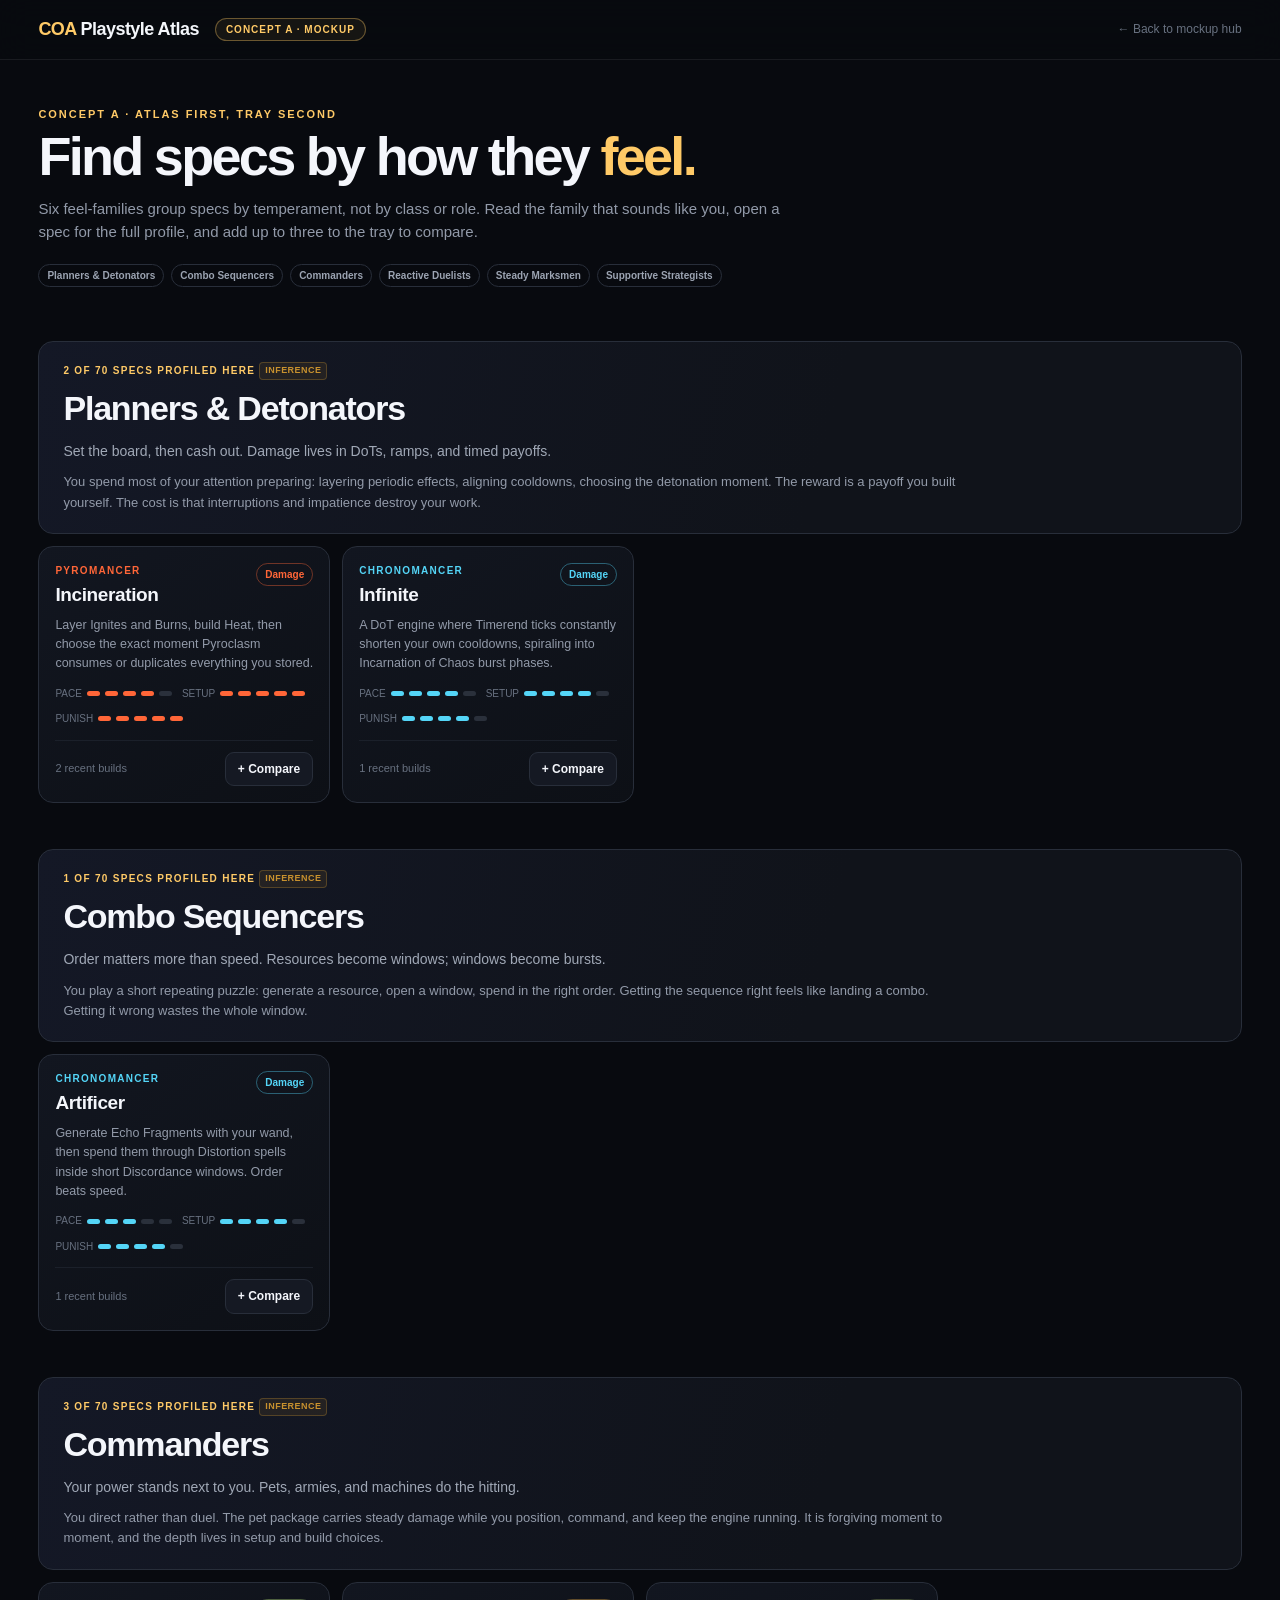
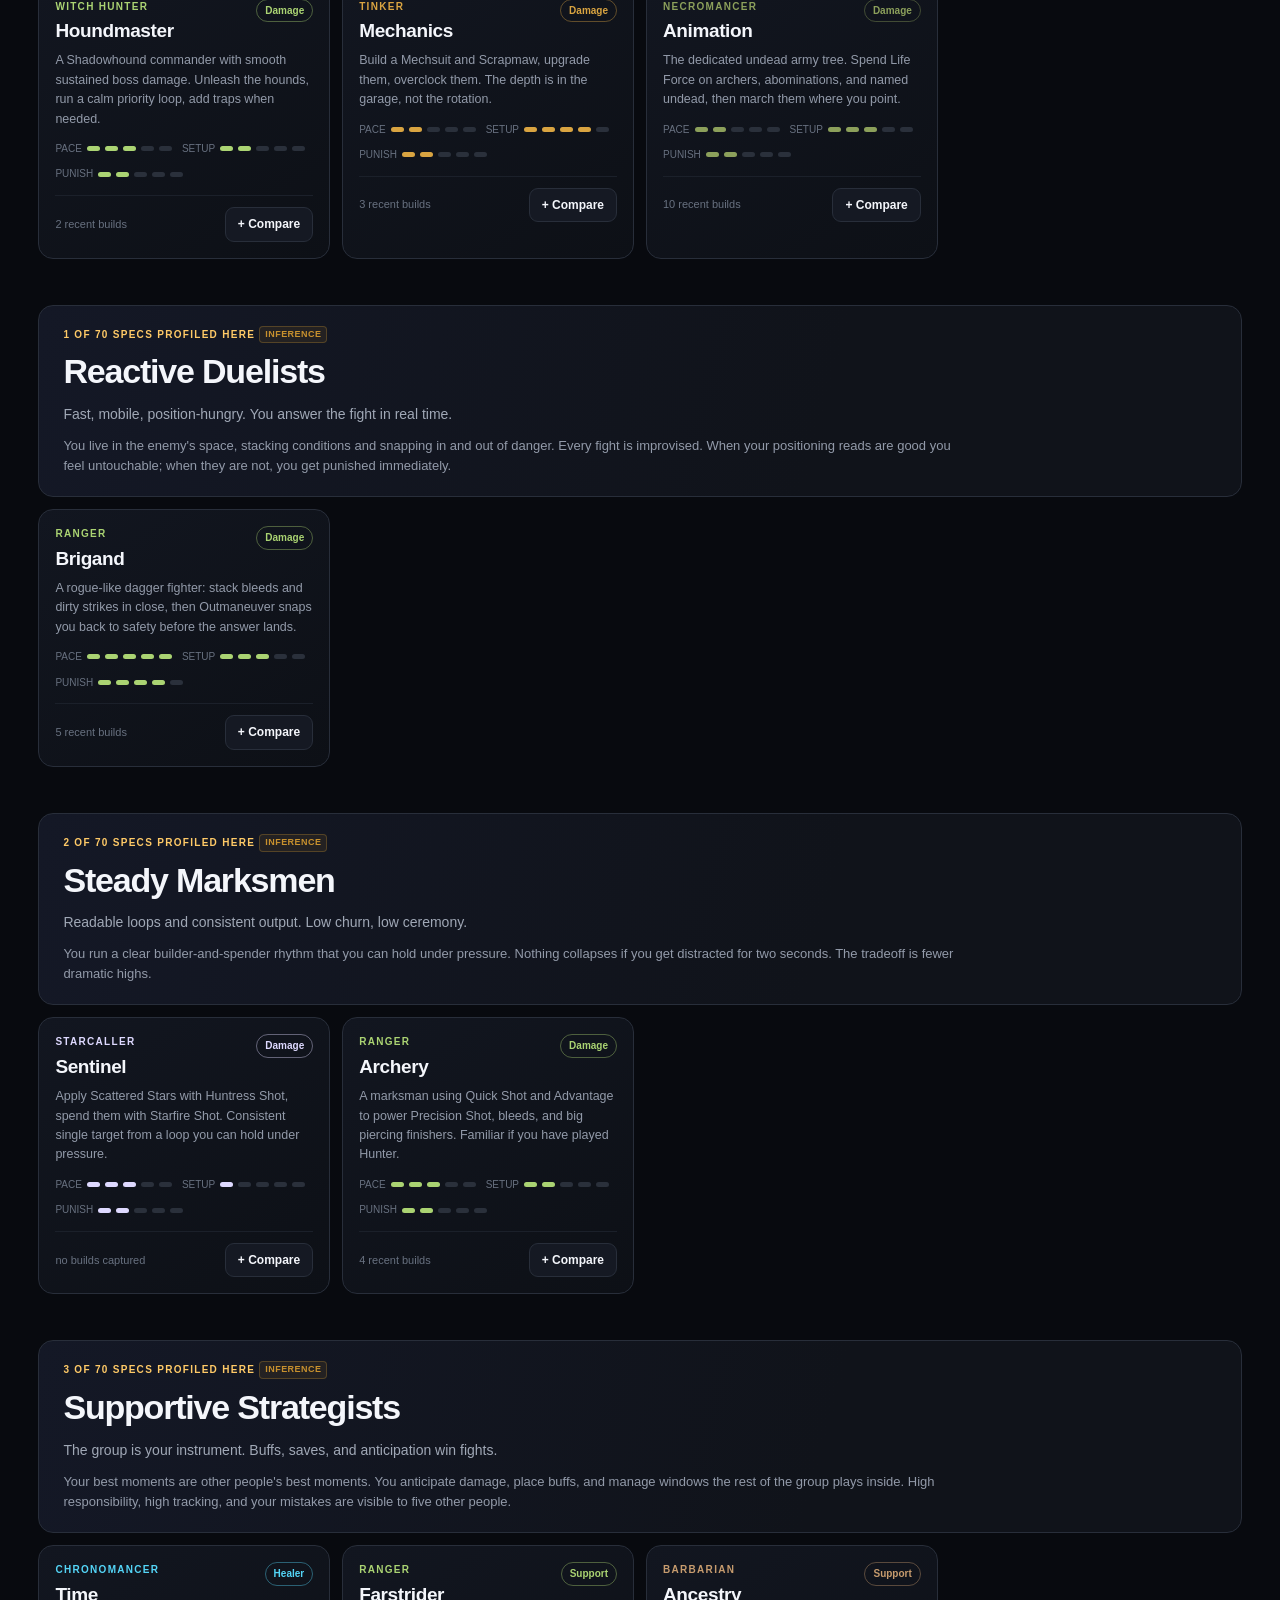
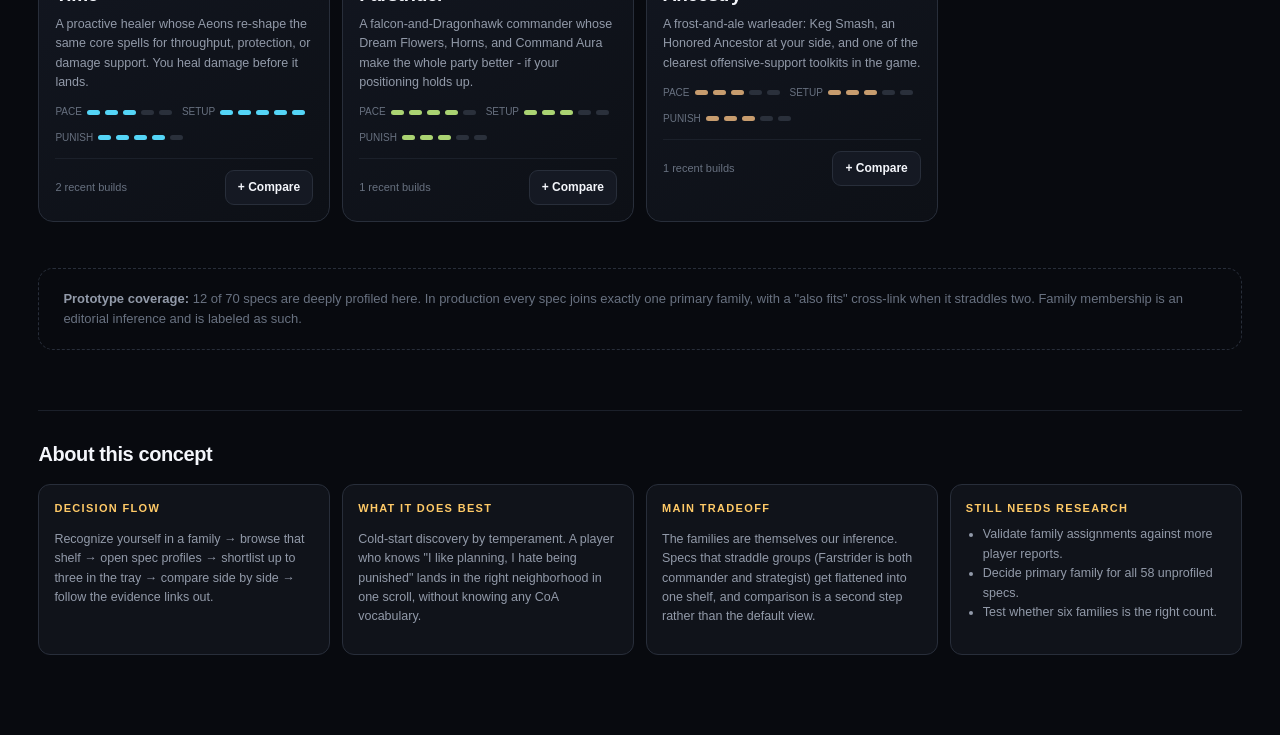
<file: source/design/mockups-v2/concept-a-atlas.html>
<!doctype html>
<html lang="en">
<head>
<meta charset="utf-8">
<meta name="viewport" content="width=device-width, initial-scale=1">
<title>Concept A — Playstyle Atlas · CoA mockups v2</title>
<link rel="stylesheet" href="shared/base.css">
<style>
  .family { margin: 46px 0 0; scroll-margin-top: 80px; }
  .family-head { padding: 20px 24px; border: 1px solid var(--line); border-radius: var(--radius); background: linear-gradient(105deg,#141826,#10131a 65%); }
  .family-head h2 { margin: 2px 0 6px; font-size: clamp(24px,3vw,34px); letter-spacing: -.035em; }
  .family-head .tagline { margin: 0; color: #a0a8b6; font-size: 14px; }
  .family-head .feels { max-width: 900px; margin: 10px 0 0; color: var(--muted); font-size: 13px; }
  .shelf { display: grid; grid-template-columns: repeat(auto-fill,minmax(280px,1fr)); gap: 12px; margin-top: 12px; }
  .spec-mini { cursor: pointer; }
  .mini-traits { display: flex; flex-wrap: wrap; gap: 10px; margin: 12px 0 0; color: var(--dim); font-size: 10px; }
  .mini-traits span { display: inline-flex; align-items: center; gap: 5px; }
  .mini-foot { display: flex; justify-content: space-between; align-items: center; margin-top: 13px; padding-top: 11px; border-top: 1px solid var(--line-soft); }
  .family-nav { display: flex; flex-wrap: wrap; gap: 7px; margin-top: 20px; }
  .compare-view { display: grid; gap: 0; overflow-x: auto; }
  .cmp-grid { display: grid; min-width: 560px; }
  .cmp-grid > div { padding: 9px 12px; border-bottom: 1px solid var(--line-soft); font-size: 12.5px; }
  .cmp-rowlabel { color: var(--dim); font-size: 11px; font-weight: 800; text-transform: uppercase; letter-spacing: .08em; align-self: center; }
  .cmp-head { font-weight: 850; font-size: 15px !important; }
  .unprofiled { margin-top: 46px; border: 1px dashed var(--line); border-radius: var(--radius); padding: 20px 24px; color: var(--dim); font-size: 13px; }
</style>
</head>
<body>
<header class="mock-topbar">
  <a class="logo" href="index.html"><span>COA</span> Playstyle Atlas</a>
  <span class="mock-badge">Concept A · Mockup</span>
  <a class="back" href="index.html">← Back to mockup hub</a>
</header>

<main class="wrap">
  <section style="padding:46px 0 8px">
    <p class="eyebrow">Concept A · Atlas first, tray second</p>
    <h1 class="page-title">Find specs by how they <span style="color:var(--gold)">feel.</span></h1>
    <p class="page-copy">Six feel-families group specs by temperament, not by class or role.
      Read the family that sounds like you, open a spec for the full profile, and add up to three to the tray to compare.</p>
    <div class="family-nav" id="familyNav"></div>
  </section>

  <div id="shelves"></div>

  <section class="unprofiled">
    <strong style="color:var(--muted)">Prototype coverage:</strong> 12 of 70 specs are deeply profiled here.
    In production every spec joins exactly one primary family, with a "also fits" cross-link when it straddles two.
    Family membership is an editorial inference and is labeled as such.
  </section>

  <section class="concept-notes">
    <h2>About this concept</h2>
    <div class="notes-grid">
      <div class="note-card"><h3>Decision flow</h3>
        <p>Recognize yourself in a family → browse that shelf → open spec profiles → shortlist up to three in the tray → compare side by side → follow the evidence links out.</p></div>
      <div class="note-card"><h3>What it does best</h3>
        <p>Cold-start discovery by temperament. A player who knows "I like planning, I hate being punished" lands in the right neighborhood in one scroll, without knowing any CoA vocabulary.</p></div>
      <div class="note-card"><h3>Main tradeoff</h3>
        <p>The families are themselves our inference. Specs that straddle groups (Farstrider is both commander and strategist) get flattened into one shelf, and comparison is a second step rather than the default view.</p></div>
      <div class="note-card"><h3>Still needs research</h3>
        <ul><li>Validate family assignments against more player reports.</li>
        <li>Decide primary family for all 58 unprofiled specs.</li>
        <li>Test whether six families is the right count.</li></ul></div>
    </div>
  </section>
</main>

<div class="tray" id="tray" hidden>
  <span class="tray-label">Compare</span>
  <div class="tray-slots" id="traySlots"></div>
  <button class="btn btn-gold" id="compareBtn" disabled>Compare</button>
</div>

<dialog class="mock-dialog" id="specDialog">
  <button class="dlg-close" id="specClose" aria-label="Close">×</button>
  <div id="specBody"></div>
</dialog>

<dialog class="mock-dialog" id="cmpDialog" style="width:min(1050px,calc(100vw - 24px))">
  <button class="dlg-close" id="cmpClose" aria-label="Close">×</button>
  <div style="padding:28px 30px" id="cmpBody"></div>
</dialog>

<script src="shared/profiles.js"></script>
<script src="shared/render.js"></script>
<script>
(() => {
  "use strict";
  const { P, esc, srcBadge, facetRow, detailHTML, makeTray, TRAIT_NAMES, FACET_NAMES } = MockUI;

  const el = id => document.getElementById(id);

  function miniCard(spec) {
    const t = spec.traits;
    return `<article class="p-card spec-mini" style="--accent:${spec.color}" data-open="${spec.id}" tabindex="0" role="button">
      <div style="display:flex;justify-content:space-between;gap:10px;align-items:start">
        <div><div class="p-kicker">${esc(spec.klass)}</div><h3>${esc(spec.name)}</h3></div>
        <span class="pill pill-accent">${esc(spec.role)}</span>
      </div>
      <p class="p-oneliner">${esc(spec.oneLiner)}</p>
      <div class="mini-traits">
        <span>PACE ${MockUI.meter5(t.pace.v)}</span>
        <span>SETUP ${MockUI.meter5(t.setup.v)}</span>
        <span>PUNISH ${MockUI.meter5(spec.complexity.punishment.v)}</span>
      </div>
      <div class="mini-foot">
        <span style="color:var(--dim);font-size:11px">${spec.evidence.builds ? spec.evidence.builds + " recent builds" : "no builds captured"}</span>
        <button class="btn" data-tray="${spec.id}">+ Compare</button>
      </div>
    </article>`;
  }

  function render() {
    el("familyNav").innerHTML = P.families.map(f =>
      `<a class="pill" style="text-decoration:none" href="#fam-${f.id}">${esc(f.name)}</a>`).join("");
    el("shelves").innerHTML = P.families.map(f => `
      <section class="family" id="fam-${f.id}">
        <header class="family-head">
          <div class="p-kicker" style="color:var(--gold)">${f.specIds.length} of ${P.totalSpecs} specs profiled here ${srcBadge("inference")}</div>
          <h2>${esc(f.name)}</h2>
          <p class="tagline">${esc(f.tagline)}</p>
          <p class="feels">${esc(f.feels)}</p>
        </header>
        <div class="shelf">${f.specIds.map(id => miniCard(P.specs[id])).join("")}</div>
      </section>`).join("");
  }

  const tray = makeTray(ids => {
    el("tray").hidden = ids.length === 0;
    el("traySlots").innerHTML = ids.map(id => {
      const s = P.specs[id];
      return `<span class="tray-chip" style="--accent:${s.color}">${esc(s.name)}<button data-remove="${id}" aria-label="Remove">×</button></span>`;
    }).join("") || `<span class="tray-empty">Pick up to three specs</span>`;
    el("compareBtn").disabled = ids.length < 2;
    el("compareBtn").textContent = ids.length < 2 ? "Compare" : `Compare ${ids.length}`;
  });

  function compareHTML(ids) {
    const specs = ids.map(id => P.specs[id]);
    const cols = `140px repeat(${specs.length},minmax(150px,1fr))`;
    const row = (label, cells) =>
      `<div class="cmp-rowlabel">${esc(label)}</div>` + cells.join("");
    let html = `<h2 style="margin:0 0 4px;font-size:26px;letter-spacing:-.03em">Side by side</h2>
      <p style="color:var(--dim);font-size:12px;margin:0 0 18px">Descriptive positions, not rankings. Hover any evidence tag for its meaning.</p>
      <div class="compare-view"><div class="cmp-grid" style="grid-template-columns:${cols}">`;
    html += row("", specs.map(s => `<div class="cmp-head" style="color:${s.color}">${esc(s.name)}<br><span style="font-size:10px;color:var(--dim);font-weight:600">${esc(s.klass)} · ${esc(s.role)}</span></div>`));
    html += row("Feels like", specs.map(s => `<div style="color:var(--muted)">${esc(s.oneLiner)}</div>`));
    for (const [k, label] of Object.entries(TRAIT_NAMES))
      html += row(label, specs.map(s => `<div style="--accent:${s.color}">${MockUI.meter5(s.traits[k].v)} ${srcBadge(s.traits[k].s)}</div>`));
    for (const [k, label] of Object.entries(FACET_NAMES))
      html += row("Cx: " + label, specs.map(s => `<div style="--accent:${s.color}">${MockUI.meter5(s.complexity[k].v)} ${srcBadge(s.complexity[k].s)}</div>`));
    html += row("Higher levels", specs.map(s => `<div style="color:var(--muted);font-size:11.5px">${esc(s.shift.t)} ${srcBadge(s.shift.s)}</div>`));
    html += row("Evidence", specs.map(s => `<div style="font-size:11.5px;color:var(--muted)">${s.evidence.builds ? s.evidence.builds + ` builds · <a style="color:var(--gold)" target="_blank" rel="noreferrer" href="${esc(s.evidence.topUrl)}">top build ↗</a>` : "no builds captured"}</div>`));
    html += row("Video", specs.map(s => `<div style="font-size:11.5px;color:var(--dim)">${s.video === null ? "None verified — honest gap" : "verified"}</div>`));
    html += `</div></div>`;
    return html;
  }

  document.addEventListener("click", e => {
    const trayBtn = e.target.closest("[data-tray]");
    if (trayBtn) { e.stopPropagation(); tray.toggle(trayBtn.dataset.tray); return; }
    const rm = e.target.closest("[data-remove]");
    if (rm) { tray.remove(rm.dataset.remove); return; }
    const card = e.target.closest("[data-open]");
    if (card) { el("specBody").innerHTML = detailHTML(P.specs[card.dataset.open]); el("specDialog").showModal(); }
  });
  el("compareBtn").addEventListener("click", () => {
    el("cmpBody").innerHTML = compareHTML(tray.ids);
    el("cmpDialog").showModal();
  });
  el("specClose").addEventListener("click", () => el("specDialog").close());
  el("cmpClose").addEventListener("click", () => el("cmpDialog").close());
  for (const d of ["specDialog","cmpDialog"])
    el(d).addEventListener("click", e => { if (e.target === el(d)) el(d).close(); });

  render();
})();
</script>
</body>
</html>
</file>
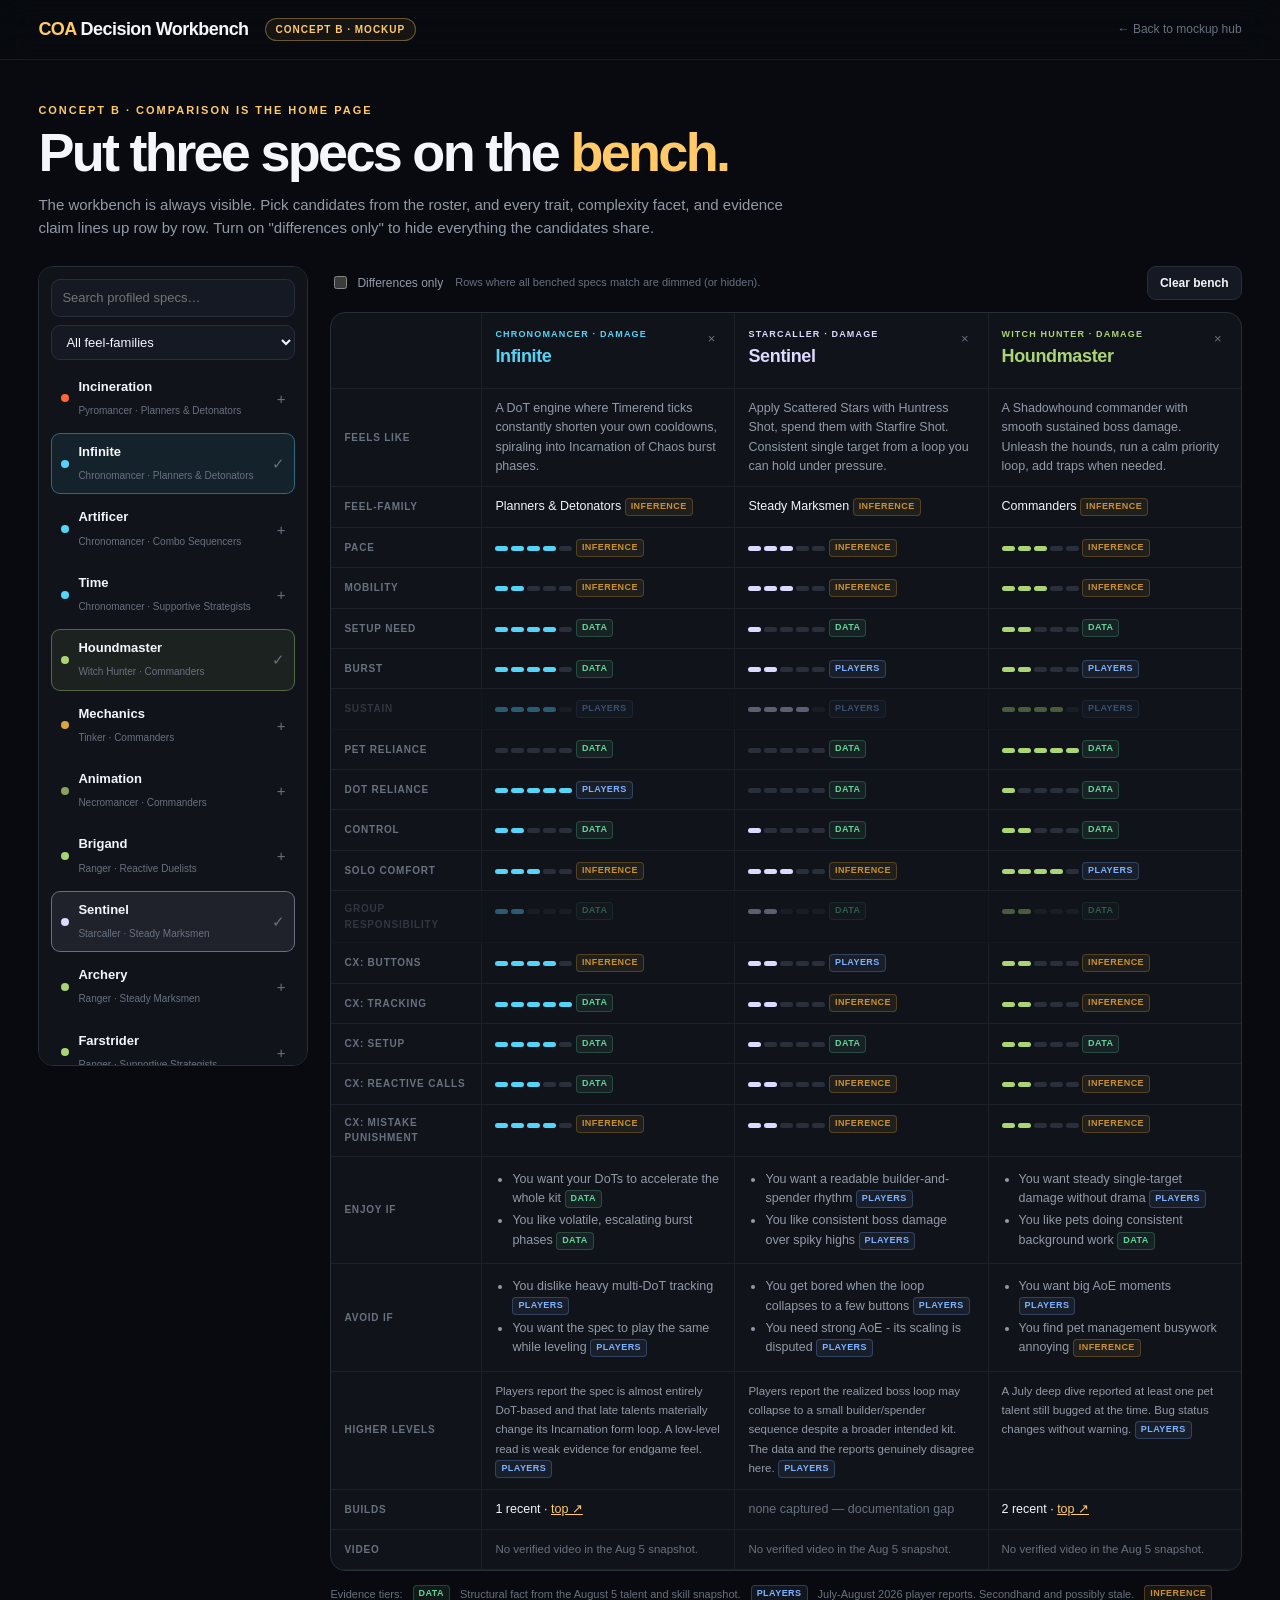
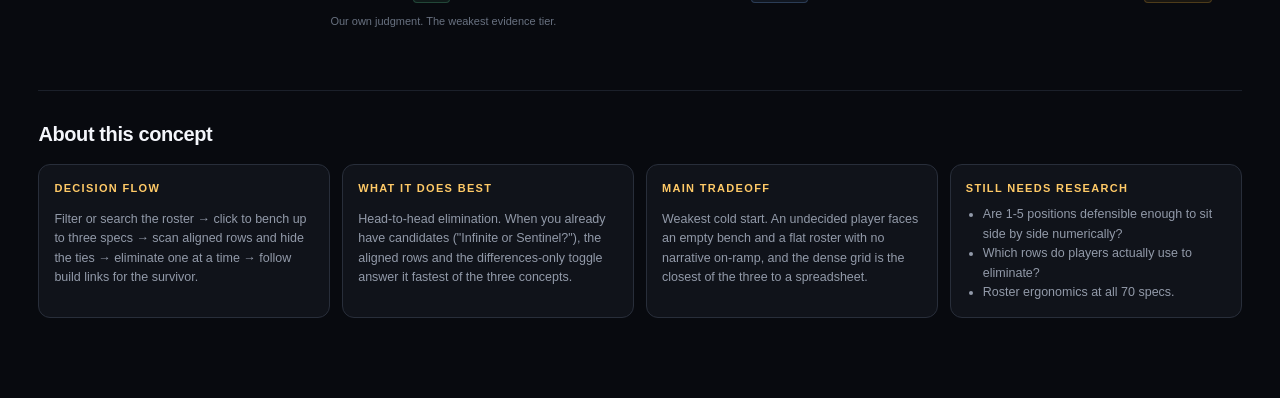
<file: source/design/mockups-v2/concept-b-workbench.html>
<!doctype html>
<html lang="en">
<head>
<meta charset="utf-8">
<meta name="viewport" content="width=device-width, initial-scale=1">
<title>Concept B — Decision Workbench · CoA mockups v2</title>
<link rel="stylesheet" href="shared/base.css">
<style>
  .bench { display: grid; grid-template-columns: 270px minmax(0,1fr); gap: 22px; margin-top: 26px; align-items: start; }
  .roster { position: sticky; top: 78px; max-height: calc(100vh - 100px); overflow: auto; border: 1px solid var(--line); border-radius: var(--radius); background: var(--surface); padding: 12px; scrollbar-width: thin; }
  .roster input, .roster select { width: 100%; margin-bottom: 8px; padding: 8px 10px; border: 1px solid var(--line); border-radius: 9px; background: var(--surface-2); outline: 0; font-size: 13px; }
  .roster input:focus { border-color: #ffca6788; }
  .r-item { width: 100%; display: grid; grid-template-columns: 8px 1fr auto; align-items: center; gap: 9px; padding: 8px 9px; margin-bottom: 4px; border: 1px solid transparent; border-radius: 9px; background: transparent; cursor: pointer; text-align: left; }
  .r-item:hover { background: #ffffff07; }
  .r-item.in-bench { border-color: color-mix(in srgb, var(--accent) 40%, transparent); background: color-mix(in srgb, var(--accent) 8%, transparent); }
  .r-dot { width: 8px; height: 8px; border-radius: 50%; background: var(--accent); }
  .r-item b { display: block; font-size: 13px; }
  .r-item small { color: var(--dim); font-size: 10px; }
  .r-add { color: var(--dim); font-size: 15px; }
  .canvas { min-width: 0; }
  .canvas-bar { display: flex; align-items: center; gap: 12px; flex-wrap: wrap; margin-bottom: 12px; }
  .canvas-bar label { display: inline-flex; align-items: center; gap: 7px; color: var(--muted); font-size: 12px; cursor: pointer; }
  .slots { display: grid; grid-template-columns: 150px repeat(3, minmax(160px,1fr)); border: 1px solid var(--line); border-radius: var(--radius); background: var(--surface); overflow: hidden; }
  .cell { padding: 10px 13px; border-bottom: 1px solid var(--line-soft); border-left: 1px solid var(--line-soft); font-size: 12.5px; min-width: 0; }
  .cell:first-child { border-left: 0; }
  .rowhead { color: var(--dim); font-size: 10px; font-weight: 800; text-transform: uppercase; letter-spacing: .08em; display: flex; align-items: center; border-left: 0; }
  .slot-head { padding: 15px 13px; }
  .slot-head h3 { margin: 1px 0 2px; font-size: 18px; letter-spacing: -.02em; }
  .slot-head .p-kicker { font-size: 9px; }
  .slot-empty { color: var(--dim); font-style: italic; }
  .row-same { opacity: .38; }
  .diff-hide .row-same { display: none; }
  .rmv { border: 0; background: transparent; color: var(--dim); cursor: pointer; font-size: 13px; float: right; }
  .rmv:hover { color: var(--red); }
  .bench-scroll { overflow-x: auto; }
  @media (max-width: 900px) { .bench { grid-template-columns: 1fr; } .roster { position: static; max-height: 300px; } }
</style>
</head>
<body>
<header class="mock-topbar">
  <a class="logo" href="index.html"><span>COA</span> Decision Workbench</a>
  <span class="mock-badge">Concept B · Mockup</span>
  <a class="back" href="index.html">← Back to mockup hub</a>
</header>

<main class="wrap">
  <section style="padding:42px 0 0">
    <p class="eyebrow">Concept B · Comparison is the home page</p>
    <h1 class="page-title">Put three specs on the <span style="color:var(--gold)">bench.</span></h1>
    <p class="page-copy">The workbench is always visible. Pick candidates from the roster, and every trait, complexity facet, and evidence claim lines up row by row.
      Turn on "differences only" to hide everything the candidates share.</p>
  </section>

  <div class="bench">
    <aside class="roster" aria-label="Roster">
      <input id="q" type="search" placeholder="Search profiled specs…">
      <select id="famFilter"><option value="">All feel-families</option></select>
      <div id="rosterList"></div>
      <p style="color:var(--dim);font-size:11px;margin:10px 2px 2px">12 of 70 specs profiled in this prototype.</p>
    </aside>

    <section class="canvas">
      <div class="canvas-bar">
        <label><input type="checkbox" id="diffOnly"> Differences only</label>
        <span style="color:var(--dim);font-size:11px">Rows where all benched specs match are dimmed (or hidden).</span>
        <span style="margin-left:auto"></span>
        <button class="btn" id="clearBench">Clear bench</button>
      </div>
      <div class="bench-scroll"><div class="slots" id="slots"></div></div>
      <div style="margin-top:14px" id="benchLegend"></div>
    </section>
  </div>

  <section class="concept-notes">
    <h2>About this concept</h2>
    <div class="notes-grid">
      <div class="note-card"><h3>Decision flow</h3>
        <p>Filter or search the roster → click to bench up to three specs → scan aligned rows and hide the ties → eliminate one at a time → follow build links for the survivor.</p></div>
      <div class="note-card"><h3>What it does best</h3>
        <p>Head-to-head elimination. When you already have candidates ("Infinite or Sentinel?"), the aligned rows and the differences-only toggle answer it fastest of the three concepts.</p></div>
      <div class="note-card"><h3>Main tradeoff</h3>
        <p>Weakest cold start. An undecided player faces an empty bench and a flat roster with no narrative on-ramp, and the dense grid is the closest of the three to a spreadsheet.</p></div>
      <div class="note-card"><h3>Still needs research</h3>
        <ul><li>Are 1-5 positions defensible enough to sit side by side numerically?</li>
        <li>Which rows do players actually use to eliminate?</li>
        <li>Roster ergonomics at all 70 specs.</li></ul></div>
    </div>
  </section>
</main>

<script src="shared/profiles.js"></script>
<script src="shared/render.js"></script>
<script>
(() => {
  "use strict";
  const { P, esc, srcBadge, meter5, TRAIT_NAMES, FACET_NAMES } = MockUI;
  const el = id => document.getElementById(id);
  const state = { bench: ["infinite", "sentinel", "houndmaster"], q: "", fam: "" };

  const famOf = id => P.families.find(f => f.specIds.includes(id));

  function renderRoster() {
    const q = state.q.toLowerCase();
    el("rosterList").innerHTML = Object.values(P.specs)
      .filter(s => (!state.fam || s.family === state.fam)
        && (!q || (s.name + " " + s.klass + " " + s.oneLiner).toLowerCase().includes(q)))
      .map(s => `<button class="r-item ${state.bench.includes(s.id) ? "in-bench" : ""}" style="--accent:${s.color}" data-pick="${s.id}">
          <span class="r-dot"></span>
          <span><b>${esc(s.name)}</b><small>${esc(s.klass)} · ${esc(famOf(s.id).name)}</small></span>
          <span class="r-add">${state.bench.includes(s.id) ? "✓" : "+"}</span>
        </button>`).join("");
  }

  function row(label, cells, same) {
    return `<div class="cell rowhead ${same ? "row-same" : ""}">${esc(label)}</div>`
      + [0,1,2].map(i => `<div class="cell ${same ? "row-same" : ""}">${cells[i] ?? `<span class="slot-empty">—</span>`}</div>`).join("");
  }

  function renderBench() {
    const specs = state.bench.map(id => P.specs[id]);
    const filled = i => specs[i] !== undefined;
    let html = `<div class="cell rowhead"></div>` + [0,1,2].map(i => filled(i)
      ? `<div class="cell slot-head" style="--accent:${specs[i].color}">
           <button class="rmv" data-unpick="${specs[i].id}" aria-label="Remove">×</button>
           <div class="p-kicker">${esc(specs[i].klass)} · ${esc(specs[i].role)}</div>
           <h3 style="color:${specs[i].color}">${esc(specs[i].name)}</h3></div>`
      : `<div class="cell slot-head slot-empty">Empty slot — pick from the roster</div>`).join("");

    html += row("Feels like", specs.map(s => `<span style="color:var(--muted)">${esc(s.oneLiner)}</span>`), false);
    html += row("Feel-family", specs.map(s => `${esc(famOf(s.id).name)} ${srcBadge("inference")}`),
      specs.length > 1 && specs.every(s => s.family === specs[0].family));

    for (const [k, label] of Object.entries(TRAIT_NAMES)) {
      const same = specs.length > 1 && specs.every(s => s.traits[k].v === specs[0].traits[k].v);
      html += row(label, specs.map(s => `<span style="--accent:${s.color}">${meter5(s.traits[k].v)}</span> ${srcBadge(s.traits[k].s)}`), same);
    }
    for (const [k, label] of Object.entries(FACET_NAMES)) {
      const same = specs.length > 1 && specs.every(s => s.complexity[k].v === specs[0].complexity[k].v);
      html += row("Cx: " + label, specs.map(s => `<span style="--accent:${s.color}">${meter5(s.complexity[k].v)}</span> ${srcBadge(s.complexity[k].s)}`), same);
    }
    html += row("Enjoy if", specs.map(s => MockUI.likeList(s.enjoy.slice(0,2))), false);
    html += row("Avoid if", specs.map(s => MockUI.likeList(s.avoid.slice(0,2))), false);
    html += row("Higher levels", specs.map(s => `<span style="color:var(--muted);font-size:11.5px">${esc(s.shift.t)}</span> ${srcBadge(s.shift.s)}`), false);
    html += row("Builds", specs.map(s => s.evidence.builds
      ? `${s.evidence.builds} recent · <a style="color:var(--gold)" target="_blank" rel="noreferrer" href="${esc(s.evidence.topUrl)}">top ↗</a>`
      : `<span style="color:var(--dim)">none captured — documentation gap</span>`), false);
    html += row("Video", specs.map(s => `<span style="color:var(--dim);font-size:11.5px">${s.video === null ? "No verified video in the Aug 5 snapshot." : "verified"}</span>`), false);
    el("slots").innerHTML = html;
    el("benchLegend").innerHTML = MockUI.legend();
  }

  el("famFilter").innerHTML += P.families.map(f => `<option value="${f.id}">${esc(f.name)}</option>`).join("");
  el("q").addEventListener("input", () => { state.q = el("q").value; renderRoster(); });
  el("famFilter").addEventListener("change", () => { state.fam = el("famFilter").value; renderRoster(); });
  el("diffOnly").addEventListener("change", () => el("slots").classList.toggle("diff-hide", el("diffOnly").checked));
  el("clearBench").addEventListener("click", () => { state.bench = []; renderRoster(); renderBench(); });

  document.addEventListener("click", e => {
    const pick = e.target.closest("[data-pick]");
    if (pick) {
      const id = pick.dataset.pick;
      const i = state.bench.indexOf(id);
      if (i >= 0) state.bench.splice(i, 1);
      else if (state.bench.length < 3) state.bench.push(id);
      renderRoster(); renderBench(); return;
    }
    const un = e.target.closest("[data-unpick]");
    if (un) { state.bench = state.bench.filter(x => x !== un.dataset.unpick); renderRoster(); renderBench(); }
  });

  renderRoster(); renderBench();
})();
</script>
</body>
</html>
</file>
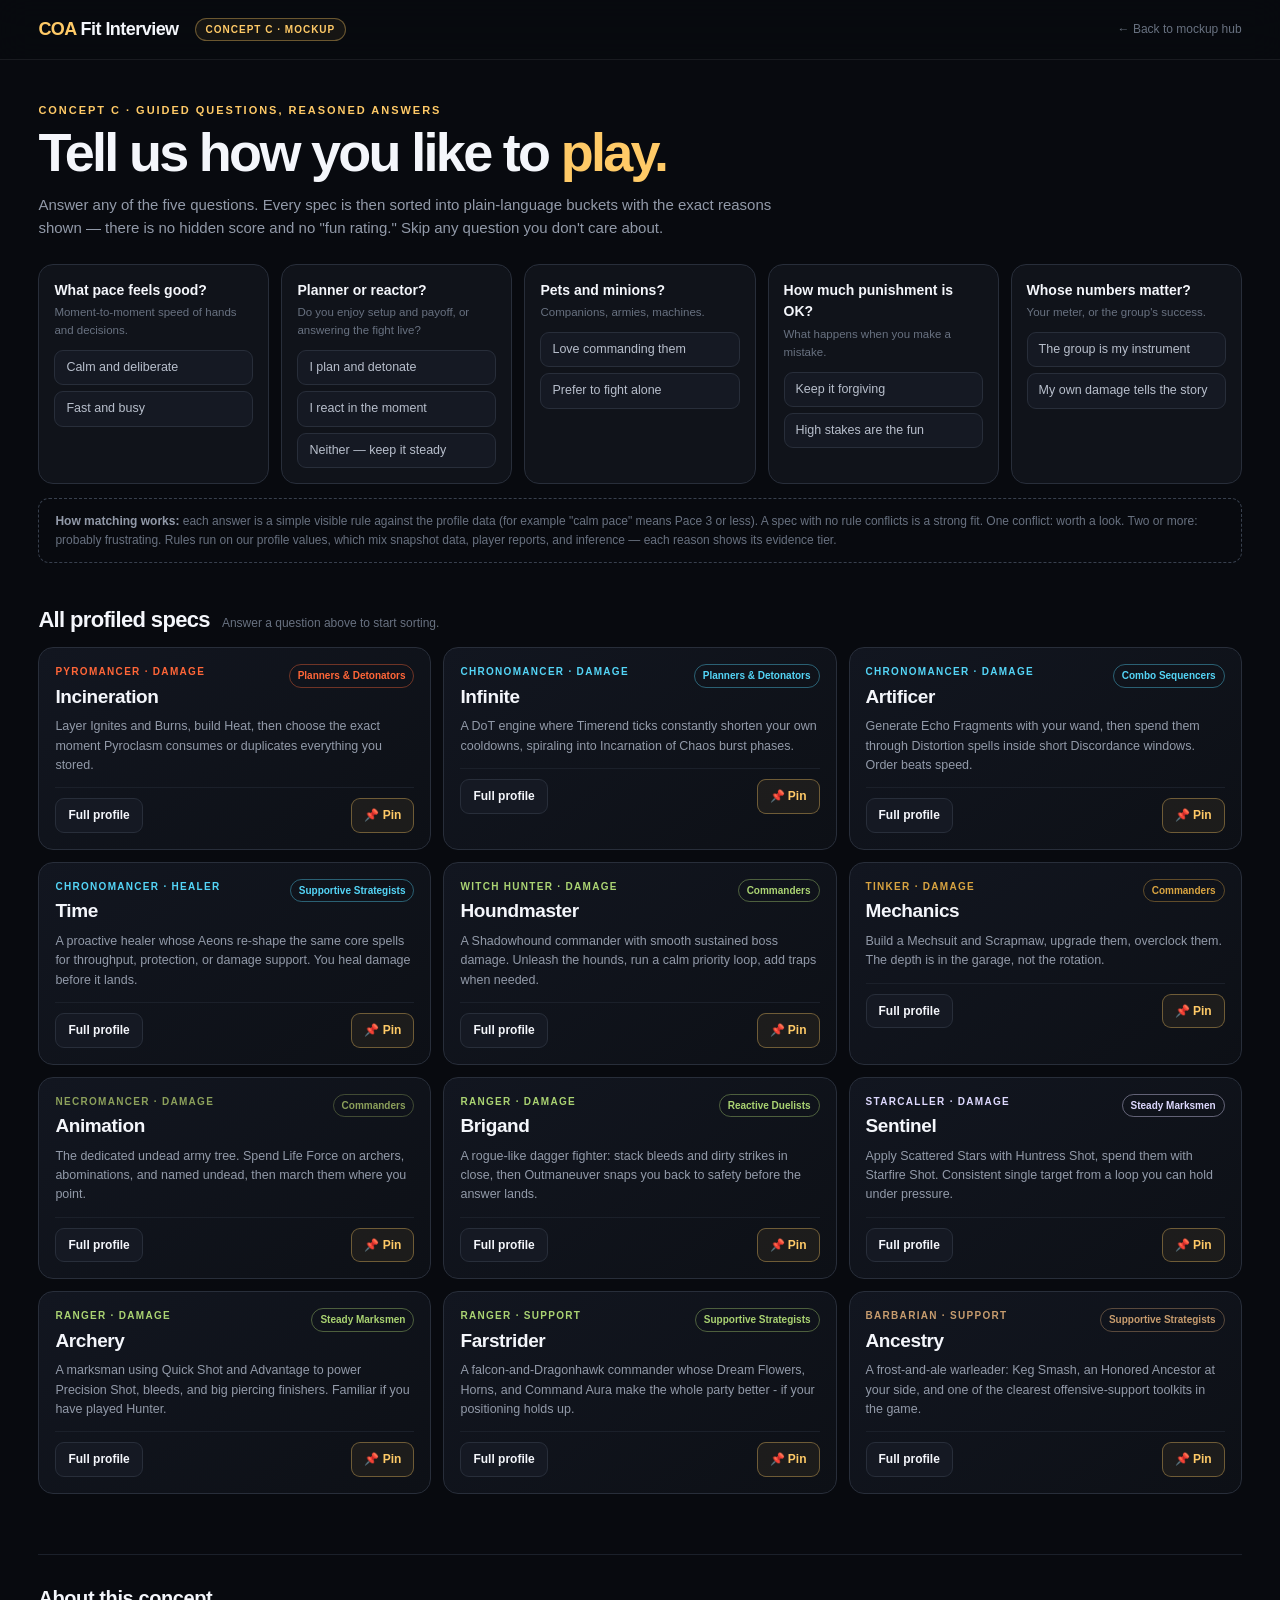
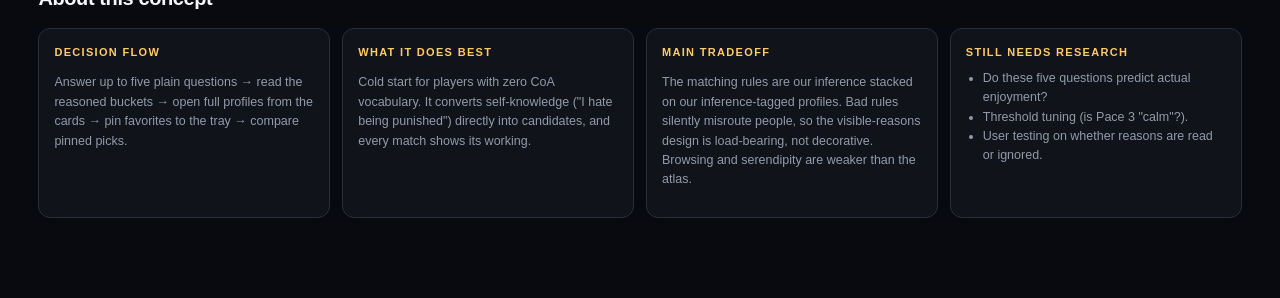
<file: source/design/mockups-v2/concept-c-matcher.html>
<!doctype html>
<html lang="en">
<head>
<meta charset="utf-8">
<meta name="viewport" content="width=device-width, initial-scale=1">
<title>Concept C — Fit Interview · CoA mockups v2</title>
<link rel="stylesheet" href="shared/base.css">
<style>
  .interview { display: grid; grid-template-columns: repeat(auto-fit,minmax(215px,1fr)); gap: 12px; margin-top: 24px; }
  .q-card { border: 1px solid var(--line); border-radius: var(--radius); background: var(--surface); padding: 15px; }
  .q-card h3 { margin: 0 0 3px; font-size: 14px; }
  .q-card p { margin: 0 0 10px; color: var(--dim); font-size: 11.5px; }
  .q-opts { display: flex; flex-direction: column; gap: 6px; }
  .q-opt { text-align: left; border: 1px solid var(--line); border-radius: 9px; padding: 7px 11px; background: var(--surface-2); cursor: pointer; font-size: 12.5px; color: #b8bfcc; }
  .q-opt:hover { background: var(--surface-3); }
  .q-opt.picked { border-color: #ffca6788; color: var(--gold); background: #ffca6712; }
  .bucket { margin-top: 40px; }
  .bucket-head { display: flex; align-items: baseline; gap: 12px; margin-bottom: 10px; }
  .bucket-head h2 { margin: 0; font-size: 22px; letter-spacing: -.03em; }
  .bucket-head span { color: var(--dim); font-size: 12px; }
  .match-grid { display: grid; grid-template-columns: repeat(auto-fill,minmax(320px,1fr)); gap: 12px; }
  .why { margin: 11px 0 0; padding: 10px 12px; border-radius: 9px; background: #0d1016; border: 1px solid var(--line-soft); }
  .why li { font-size: 12px; margin: 3px 0; }
  .why .yes { color: var(--green); }
  .why .no { color: var(--red); }
  .why .neutral { color: var(--dim); }
  .match-foot { display: flex; justify-content: space-between; align-items: center; margin-top: 12px; padding-top: 10px; border-top: 1px solid var(--line-soft); }
  .honesty { margin-top: 14px; border: 1px dashed #38404e; border-radius: 11px; padding: 13px 16px; color: var(--dim); font-size: 12px; }
</style>
</head>
<body>
<header class="mock-topbar">
  <a class="logo" href="index.html"><span>COA</span> Fit Interview</a>
  <span class="mock-badge">Concept C · Mockup</span>
  <a class="back" href="index.html">← Back to mockup hub</a>
</header>

<main class="wrap">
  <section style="padding:42px 0 0">
    <p class="eyebrow">Concept C · Guided questions, reasoned answers</p>
    <h1 class="page-title">Tell us how you like to <span style="color:var(--gold)">play.</span></h1>
    <p class="page-copy">Answer any of the five questions. Every spec is then sorted into plain-language buckets with the exact reasons shown —
      there is no hidden score and no "fun rating." Skip any question you don't care about.</p>
  </section>

  <div class="interview" id="interview"></div>

  <div class="honesty">
    <strong style="color:var(--muted)">How matching works:</strong> each answer is a simple visible rule against the profile data
    (for example "calm pace" means Pace 3 or less). A spec with no rule conflicts is a strong fit. One conflict: worth a look.
    Two or more: probably frustrating. Rules run on our profile values, which mix snapshot data, player reports, and inference — each reason shows its evidence tier.
  </div>

  <div id="buckets"></div>

  <section class="concept-notes">
    <h2>About this concept</h2>
    <div class="notes-grid">
      <div class="note-card"><h3>Decision flow</h3>
        <p>Answer up to five plain questions → read the reasoned buckets → open full profiles from the cards → pin favorites to the tray → compare pinned picks.</p></div>
      <div class="note-card"><h3>What it does best</h3>
        <p>Cold start for players with zero CoA vocabulary. It converts self-knowledge ("I hate being punished") directly into candidates, and every match shows its working.</p></div>
      <div class="note-card"><h3>Main tradeoff</h3>
        <p>The matching rules are our inference stacked on our inference-tagged profiles. Bad rules silently misroute people, so the visible-reasons design is load-bearing, not decorative. Browsing and serendipity are weaker than the atlas.</p></div>
      <div class="note-card"><h3>Still needs research</h3>
        <ul><li>Do these five questions predict actual enjoyment?</li>
        <li>Threshold tuning (is Pace 3 "calm"?).</li>
        <li>User testing on whether reasons are read or ignored.</li></ul></div>
    </div>
  </section>
</main>

<div class="tray" id="tray" hidden>
  <span class="tray-label">Pinned</span>
  <div class="tray-slots" id="traySlots"></div>
  <button class="btn btn-gold" id="compareBtn" disabled>Compare</button>
</div>

<dialog class="mock-dialog" id="specDialog">
  <button class="dlg-close" id="specClose" aria-label="Close">×</button>
  <div id="specBody"></div>
</dialog>

<dialog class="mock-dialog" id="cmpDialog" style="width:min(1000px,calc(100vw - 24px))">
  <button class="dlg-close" id="cmpClose" aria-label="Close">×</button>
  <div style="padding:28px 30px" id="cmpBody"></div>
</dialog>

<script src="shared/profiles.js"></script>
<script src="shared/render.js"></script>
<script>
(() => {
  "use strict";
  const { P, esc, srcBadge, meter5, detailHTML, makeTray, TRAIT_NAMES, FACET_NAMES } = MockUI;
  const el = id => document.getElementById(id);

  // Each option is a visible rule: test(spec) -> {ok, why, src} or null (no opinion).
  const QUESTIONS = [
    { id: "pace", title: "What pace feels good?", sub: "Moment-to-moment speed of hands and decisions.",
      opts: [
        { label: "Calm and deliberate", test: s => rule(s.traits.pace.v <= 3, `Pace ${s.traits.pace.v}/5`, s.traits.pace.s) },
        { label: "Fast and busy", test: s => rule(s.traits.pace.v >= 4, `Pace ${s.traits.pace.v}/5`, s.traits.pace.s) }
      ] },
    { id: "plan", title: "Planner or reactor?", sub: "Do you enjoy setup and payoff, or answering the fight live?",
      opts: [
        { label: "I plan and detonate", test: s => rule(s.traits.setup.v >= 4, `Setup need ${s.traits.setup.v}/5`, s.traits.setup.s) },
        { label: "I react in the moment", test: s => rule(s.complexity.reactive.v >= 4, `Reactive calls ${s.complexity.reactive.v}/5`, s.complexity.reactive.s) },
        { label: "Neither — keep it steady", test: s => rule(s.traits.setup.v <= 2 && s.complexity.reactive.v <= 2, `Setup ${s.traits.setup.v}/5, reactive ${s.complexity.reactive.v}/5`, "inference") }
      ] },
    { id: "pets", title: "Pets and minions?", sub: "Companions, armies, machines.",
      opts: [
        { label: "Love commanding them", test: s => rule(s.traits.pets.v >= 4, `Pet reliance ${s.traits.pets.v}/5`, s.traits.pets.s) },
        { label: "Prefer to fight alone", test: s => rule(s.traits.pets.v <= 1, `Pet reliance ${s.traits.pets.v}/5`, s.traits.pets.s) }
      ] },
    { id: "punish", title: "How much punishment is OK?", sub: "What happens when you make a mistake.",
      opts: [
        { label: "Keep it forgiving", test: s => rule(s.complexity.punishment.v <= 2, `Mistake punishment ${s.complexity.punishment.v}/5`, s.complexity.punishment.s) },
        { label: "High stakes are the fun", test: s => rule(s.complexity.punishment.v >= 4, `Mistake punishment ${s.complexity.punishment.v}/5`, s.complexity.punishment.s) }
      ] },
    { id: "group", title: "Whose numbers matter?", sub: "Your meter, or the group's success.",
      opts: [
        { label: "The group is my instrument", test: s => rule(s.traits.group.v >= 4, `Group responsibility ${s.traits.group.v}/5`, s.traits.group.s) },
        { label: "My own damage tells the story", test: s => rule(s.traits.group.v <= 2, `Group responsibility ${s.traits.group.v}/5`, s.traits.group.s) }
      ] }
  ];
  const rule = (ok, why, src) => ({ ok, why, src });

  const picked = {}; // qid -> opt index

  function renderInterview() {
    el("interview").innerHTML = QUESTIONS.map((q, qi) => `
      <div class="q-card"><h3>${esc(q.title)}</h3><p>${esc(q.sub)}</p>
        <div class="q-opts">${q.opts.map((o, oi) =>
          `<button class="q-opt ${picked[q.id] === oi ? "picked" : ""}" data-q="${qi}" data-o="${oi}">${esc(o.label)}</button>`).join("")}
        </div></div>`).join("");
  }

  function evaluate(spec) {
    const reasons = [];
    let clashes = 0, answered = 0;
    for (const q of QUESTIONS) {
      if (picked[q.id] === undefined) continue;
      answered++;
      const r = q.opts[picked[q.id]].test(spec);
      if (r.ok) reasons.push({ cls: "yes", text: `Fits "${q.opts[picked[q.id]].label}" — ${r.why}`, src: r.src });
      else { clashes++; reasons.push({ cls: "no", text: `Clashes with "${q.opts[picked[q.id]].label}" — ${r.why}`, src: r.src }); }
    }
    return { reasons, clashes, answered };
  }

  function matchCard(spec, ev) {
    return `<article class="p-card" style="--accent:${spec.color}">
      <div style="display:flex;justify-content:space-between;gap:10px;align-items:start">
        <div><div class="p-kicker">${esc(spec.klass)} · ${esc(spec.role)}</div><h3>${esc(spec.name)}</h3></div>
        <span class="pill pill-accent">${esc(P.families.find(f => f.id === spec.family).name)}</span>
      </div>
      <p class="p-oneliner">${esc(spec.oneLiner)}</p>
      ${ev.answered ? `<ul class="why" style="list-style:none;padding:10px 12px;margin-top:11px">${ev.reasons.map(r =>
        `<li class="${r.cls}">${r.cls === "yes" ? "✓" : "✕"} ${esc(r.text)} ${srcBadge(r.src)}</li>`).join("")}</ul>` : ""}
      <div class="match-foot">
        <button class="btn" data-open="${spec.id}">Full profile</button>
        <button class="btn btn-gold" data-pin="${spec.id}">📌 Pin</button>
      </div></article>`;
  }

  function renderBuckets() {
    const evaluated = Object.values(P.specs).map(s => ({ s, ev: evaluate(s) }));
    const answered = evaluated[0].ev.answered > 0;
    const strong = evaluated.filter(x => answered && x.ev.clashes === 0);
    const maybe = evaluated.filter(x => answered && x.ev.clashes === 1);
    const frict = evaluated.filter(x => answered && x.ev.clashes >= 2);
    const bucket = (title, note, list) => list.length ? `
      <section class="bucket"><div class="bucket-head"><h2>${title}</h2><span>${note}</span></div>
      <div class="match-grid">${list.map(x => matchCard(x.s, x.ev)).join("")}</div></section>` : "";
    el("buckets").innerHTML = answered
      ? bucket("Strong fit", "No conflicts with your answers.", strong)
        + bucket("Worth a look", "One conflict — read it and decide if you care.", maybe)
        + bucket("Probably frustrating", "Two or more conflicts. Not a quality judgment.", frict)
        + (strong.length === 0 ? `<div class="honesty" style="margin-top:26px">Nothing fit every answer. That is an honest result — loosen one answer, or read the "worth a look" conflicts.</div>` : "")
      : bucket("All profiled specs", "Answer a question above to start sorting.", evaluated);
  }

  const tray = makeTray(ids => {
    el("tray").hidden = ids.length === 0;
    el("traySlots").innerHTML = ids.map(id => {
      const s = P.specs[id];
      return `<span class="tray-chip" style="--accent:${s.color}">${esc(s.name)}<button data-remove="${id}" aria-label="Remove">×</button></span>`;
    }).join("");
    el("compareBtn").disabled = ids.length < 2;
    el("compareBtn").textContent = ids.length < 2 ? "Compare" : `Compare ${ids.length}`;
  });

  function compareHTML(ids) {
    const specs = ids.map(id => P.specs[id]);
    let html = `<h2 style="margin:0 0 14px;font-size:24px;letter-spacing:-.03em">Pinned picks, side by side</h2>
      <div style="overflow-x:auto"><div style="display:grid;grid-template-columns:130px repeat(${specs.length},minmax(150px,1fr));min-width:520px">`;
    const row = (label, cells) => `<div style="padding:8px 10px;border-bottom:1px solid var(--line-soft);color:var(--dim);font-size:10px;font-weight:800;text-transform:uppercase;letter-spacing:.08em;align-self:center">${esc(label)}</div>`
      + cells.map(c => `<div style="padding:8px 10px;border-bottom:1px solid var(--line-soft);font-size:12.5px">${c}</div>`).join("");
    html += row("", specs.map(s => `<b style="color:${s.color};font-size:15px">${esc(s.name)}</b>`));
    for (const [k, label] of Object.entries(TRAIT_NAMES))
      html += row(label, specs.map(s => `<span style="--accent:${s.color}">${meter5(s.traits[k].v)}</span> ${srcBadge(s.traits[k].s)}`));
    for (const [k, label] of Object.entries(FACET_NAMES))
      html += row("Cx: " + label, specs.map(s => `<span style="--accent:${s.color}">${meter5(s.complexity[k].v)}</span> ${srcBadge(s.complexity[k].s)}`));
    html += row("Video", specs.map(s => `<span style="color:var(--dim);font-size:11.5px">${s.video === null ? "None verified" : "verified"}</span>`));
    html += `</div></div><div style="margin-top:14px">${MockUI.legend()}</div>`;
    return html;
  }

  document.addEventListener("click", e => {
    const opt = e.target.closest(".q-opt");
    if (opt) {
      const q = QUESTIONS[Number(opt.dataset.q)];
      picked[q.id] = picked[q.id] === Number(opt.dataset.o) ? undefined : Number(opt.dataset.o);
      renderInterview(); renderBuckets(); return;
    }
    const pin = e.target.closest("[data-pin]");
    if (pin) { tray.toggle(pin.dataset.pin); return; }
    const rm = e.target.closest("[data-remove]");
    if (rm) { tray.remove(rm.dataset.remove); return; }
    const open = e.target.closest("[data-open]");
    if (open) { el("specBody").innerHTML = detailHTML(P.specs[open.dataset.open]); el("specDialog").showModal(); }
  });
  el("compareBtn").addEventListener("click", () => { el("cmpBody").innerHTML = compareHTML(tray.ids); el("cmpDialog").showModal(); });
  el("specClose").addEventListener("click", () => el("specDialog").close());
  el("cmpClose").addEventListener("click", () => el("cmpDialog").close());
  for (const d of ["specDialog","cmpDialog"])
    el(d).addEventListener("click", e => { if (e.target === el(d)) el(d).close(); });

  renderInterview(); renderBuckets();
})();
</script>
</body>
</html>
</file>
<file: source/design/mockups-v2/shared/base.css>
/* Shared tokens + components for mockups-v2. Mirrors the live site's dark-fantasy palette. */
:root {
  color-scheme: dark;
  --bg: #080a0f;
  --surface: #10131a;
  --surface-2: #151923;
  --surface-3: #1c212c;
  --line: #282e3a;
  --line-soft: #1b202a;
  --text: #f4f6fb;
  --muted: #929aa9;
  --dim: #687180;
  --gold: #ffca67;
  --green: #62d69a;
  --red: #ff7676;
  --radius: 15px;
  --shadow: 0 18px 60px rgba(0,0,0,.35);
  --src-data: #62d69a;
  --src-reports: #7fb2ff;
  --src-inference: #c8912e;
}
* { box-sizing: border-box; }
html { scroll-behavior: smooth; }
body {
  margin: 0; min-width: 320px;
  background: var(--bg); color: var(--text);
  font: 15px/1.55 Inter, ui-sans-serif, -apple-system, BlinkMacSystemFont, "Segoe UI", sans-serif;
  overflow-x: clip;
}
button, input, select { font: inherit; color: inherit; }
a { color: inherit; }
[hidden] { display: none !important; }

.mock-topbar {
  position: sticky; top: 0; z-index: 30;
  min-height: 60px; padding: 10px clamp(16px,3vw,44px);
  display: flex; align-items: center; gap: 16px; flex-wrap: wrap;
  border-bottom: 1px solid rgba(255,255,255,.075);
  background: rgba(8,10,15,.9); backdrop-filter: blur(16px);
}
.mock-topbar .logo { font-size: 18px; font-weight: 850; letter-spacing: -.03em; text-decoration: none; white-space: nowrap; }
.mock-topbar .logo span { color: var(--gold); }
.mock-badge {
  border: 1px solid #ffca675d; border-radius: 999px; padding: 3px 10px;
  color: var(--gold); background: #ffca6710;
  font-size: 10px; font-weight: 800; letter-spacing: .1em; text-transform: uppercase;
}
.mock-topbar .back { margin-left: auto; color: var(--dim); font-size: 12px; text-decoration: none; }
.mock-topbar .back:hover { color: var(--text); }

.wrap { max-width: 1500px; margin: auto; padding: 0 clamp(16px,3vw,44px) 80px; }

.eyebrow { margin: 0 0 6px; color: var(--gold); font-size: 11px; font-weight: 800; letter-spacing: .18em; text-transform: uppercase; }
.page-title { margin: 0; font-size: clamp(32px,4.5vw,54px); line-height: 1; letter-spacing: -.05em; }
.page-copy { max-width: 760px; margin: 14px 0 0; color: var(--muted); font-size: 15px; }

/* Evidence source badges */
.src { display: inline-flex; align-items: center; gap: 4px; border-radius: 4px; padding: 1px 5px; font-size: 9px; font-weight: 800; letter-spacing: .05em; text-transform: uppercase; vertical-align: middle; }
.src-data { color: var(--src-data); background: #62d69a14; border: 1px solid #62d69a3d; }
.src-reports { color: var(--src-reports); background: #7fb2ff14; border: 1px solid #7fb2ff3d; }
.src-inference { color: var(--src-inference); background: #c8912e18; border: 1px solid #c8912e4d; }
.src-legend { display: flex; flex-wrap: wrap; gap: 10px; align-items: center; color: var(--dim); font-size: 11px; }

/* Trait meter (1-5 descriptive position) */
.meter5 { display: inline-flex; gap: 3px; }
.meter5 i { width: 13px; height: 5px; border-radius: 3px; background: #2a303b; }
.meter5 i.on { background: var(--accent, var(--gold)); }

/* Facet bar rows */
.facet-row { display: grid; grid-template-columns: 118px 1fr auto; align-items: center; gap: 10px; padding: 4px 0; }
.facet-row .facet-name { color: var(--muted); font-size: 12px; }
.facet-track { height: 7px; border-radius: 4px; background: #232935; overflow: hidden; }
.facet-fill { height: 100%; border-radius: 4px; background: var(--accent, var(--gold)); opacity: .85; }

/* Cards */
.p-card {
  position: relative; padding: 16px; border: 1px solid var(--line); border-radius: var(--radius);
  background: linear-gradient(145deg,#121620,#0d1016);
  transition: transform .16s, border-color .16s, box-shadow .16s;
}
.p-card:hover { transform: translateY(-2px); border-color: color-mix(in srgb, var(--accent,#ffca67) 45%, var(--line)); box-shadow: 0 14px 34px #0005; }
.p-kicker { color: var(--accent, var(--gold)); font-size: 10px; font-weight: 850; text-transform: uppercase; letter-spacing: .13em; }
.p-card h3 { margin: 2px 0 6px; font-size: 19px; letter-spacing: -.02em; }
.p-oneliner { margin: 0; color: var(--muted); font-size: 12.5px; }

.pill { border: 1px solid var(--line); border-radius: 999px; padding: 3px 8px; color: #9ca4b2; font-size: 10px; font-weight: 700; }
.pill-accent { border-color: color-mix(in srgb, var(--accent,#ffca67) 40%, transparent); color: var(--accent, var(--gold)); }

.btn {
  border: 1px solid var(--line); border-radius: 9px; padding: 7px 12px;
  background: var(--surface-2); cursor: pointer; font-size: 12px; font-weight: 700;
  transition: background .15s, border-color .15s, color .15s;
}
.btn:hover { background: var(--surface-3); }
.btn-gold { border-color: #ffca675d; background: #ffca6710; color: var(--gold); }
.btn-gold:hover { background: #ffca6722; }
.btn[disabled] { opacity: .4; cursor: default; }

/* Comparison tray dock */
.tray {
  position: fixed; left: 50%; bottom: 14px; transform: translateX(-50%);
  z-index: 40; width: min(720px, calc(100vw - 24px));
  display: flex; align-items: center; gap: 10px;
  padding: 10px 14px; border: 1px solid #343b49; border-radius: 14px;
  background: rgba(14,17,24,.96); box-shadow: 0 20px 60px #000a; backdrop-filter: blur(14px);
}
.tray-label { color: var(--dim); font-size: 10px; font-weight: 800; letter-spacing: .1em; text-transform: uppercase; }
.tray-slots { display: flex; gap: 8px; flex: 1; min-width: 0; flex-wrap: wrap; }
.tray-chip { display: inline-flex; align-items: center; gap: 7px; border: 1px solid color-mix(in srgb, var(--accent,#ffca67) 40%, var(--line)); border-radius: 999px; padding: 4px 6px 4px 11px; background: color-mix(in srgb, var(--accent,#ffca67) 9%, transparent); font-size: 12px; font-weight: 700; }
.tray-chip button { border: 0; background: transparent; color: var(--dim); cursor: pointer; font-size: 14px; padding: 0 3px; }
.tray-chip button:hover { color: var(--red); }
.tray-empty { color: var(--dim); font-size: 12px; }

/* Video evidence block */
.video-block { border: 1px dashed #38404e; border-radius: 11px; padding: 14px; background: #0d1016; }
.video-block strong { display: block; font-size: 13px; }
.video-block p { margin: 5px 0 0; color: var(--dim); font-size: 12px; }

/* Evidence card */
.evi-card { border: 1px solid var(--line); border-radius: 11px; padding: 13px; background: #0d1016; }
.evi-card strong { display: block; font-size: 13px; }
.evi-card p { margin: 4px 0 0; color: var(--dim); font-size: 12px; }
.evi-card a { color: var(--gold); font-size: 12px; }

/* Detail overlay dialog */
.mock-dialog { width: min(760px, calc(100vw - 24px)); max-height: min(860px, calc(100vh - 24px)); padding: 0; border: 1px solid #343b49; border-radius: 18px; background: #11151d; color: var(--text); box-shadow: 0 30px 120px #000; overflow: auto; }
.mock-dialog::backdrop { background: #030407c9; backdrop-filter: blur(8px); }
.dlg-close { position: sticky; z-index: 2; top: 12px; float: right; margin: 12px 12px -48px 0; width: 33px; height: 33px; border: 1px solid #3a414e; border-radius: 50%; background: #171c25; cursor: pointer; font-size: 19px; }

/* Explanation footer used by every concept page */
.concept-notes { margin-top: 60px; border-top: 1px solid var(--line-soft); padding-top: 28px; }
.concept-notes h2 { margin: 0 0 14px; font-size: 20px; letter-spacing: -.02em; }
.notes-grid { display: grid; grid-template-columns: repeat(auto-fit,minmax(240px,1fr)); gap: 12px; }
.note-card { border: 1px solid var(--line); border-radius: 12px; padding: 15px; background: var(--surface); }
.note-card h3 { margin: 0 0 8px; color: var(--gold); font-size: 11px; font-weight: 800; letter-spacing: .12em; text-transform: uppercase; }
.note-card p, .note-card li { color: var(--muted); font-size: 12.5px; }
.note-card ul { margin: 0; padding-left: 17px; }

@media (max-width: 700px) {
  .facet-row { grid-template-columns: 96px 1fr auto; }
}
</file>
<file: styles.css>
:root {
  color-scheme: dark;
  --bg: #080a0f;
  --surface: #10131a;
  --surface-2: #151923;
  --surface-3: #1c212c;
  --line: #282e3a;
  --line-soft: #1b202a;
  --text: #f4f6fb;
  --muted: #929aa9;
  --dim: #687180;
  --gold: #ffca67;
  --gold-ink: #1d1507;
  --green: #62d69a;
  --red: #ff7676;
  --radius: 15px;
  --shadow: 0 18px 60px rgba(0, 0, 0, .35);
}

* { box-sizing: border-box; }
html { scroll-behavior: smooth; }
body {
  margin: 0;
  min-width: 320px;
  background: var(--bg);
  color: var(--text);
  font: 15px/1.55 Inter, ui-sans-serif, -apple-system, BlinkMacSystemFont, "Segoe UI", sans-serif;
  overflow-x: clip;
}
button, input { font: inherit; }
button, a { -webkit-tap-highlight-color: transparent; }
button { color: inherit; }
a { color: inherit; }
[hidden] { display: none !important; }

.ambient { position: fixed; pointer-events: none; border-radius: 50%; filter: blur(80px); opacity: .11; z-index: -1; }
.ambient-one { width: 560px; height: 560px; background: #d18730; top: -310px; left: 12%; }
.ambient-two { width: 460px; height: 460px; background: #624dcc; right: -220px; top: 420px; }

.topbar {
  position: sticky;
  top: 0;
  z-index: 30;
  height: 68px;
  padding: 0 clamp(18px, 4vw, 64px);
  display: flex;
  align-items: center;
  gap: 24px;
  border-bottom: 1px solid rgba(255,255,255,.075);
  background: rgba(8, 10, 15, .88);
  backdrop-filter: blur(18px);
}
.logo { text-decoration: none; font-size: 20px; font-weight: 850; letter-spacing: -.035em; white-space: nowrap; }
.logo span, footer strong span { color: var(--gold); }
.site-nav { display: flex; gap: 4px; }
.site-nav a { padding: 6px 9px; border-radius: 7px; color: var(--dim); font-size: 12px; font-weight: 700; text-decoration: none; }
.site-nav a:hover { color: var(--text); }
.site-nav a.active { background: #ffca6710; color: var(--gold); }
.search-shell {
  width: min(620px, 50vw);
  margin-left: auto;
  height: 40px;
  display: flex;
  align-items: center;
  gap: 10px;
  padding: 0 13px;
  border: 1px solid var(--line);
  border-radius: 999px;
  background: rgba(18, 22, 30, .9);
  color: var(--dim);
  transition: border-color .2s, box-shadow .2s;
}
.search-shell:focus-within { border-color: #ffca6788; box-shadow: 0 0 0 3px #ffca6712; }
.search-shell input { width: 100%; border: 0; outline: 0; color: var(--text); background: transparent; }
.search-shell input::placeholder { color: #6d7584; }
kbd { border: 1px solid #353b47; border-bottom-width: 2px; border-radius: 5px; padding: 0 6px; color: #7b8493; font-size: 11px; }
.surprise-button {
  border: 1px solid #ffca675d;
  border-radius: 10px;
  padding: 9px 14px;
  background: #ffca6710;
  color: var(--gold);
  font-weight: 750;
  cursor: pointer;
  white-space: nowrap;
  transition: transform .18s, background .18s;
}
.surprise-button:hover { background: #ffca6720; transform: translateY(-1px); }
.icon-button { border: 0; background: transparent; padding: 6px; cursor: pointer; font-size: 20px; }
.mobile-only { display: none; }

main { max-width: 1600px; margin: auto; padding: 0 clamp(18px, 4vw, 64px) 70px; }
.hero { min-height: 310px; padding: 70px 0 45px; display: flex; justify-content: space-between; align-items: flex-end; gap: 45px; }
.hero > div:first-child { min-width: 0; }
.eyebrow { margin: 0 0 8px; color: var(--gold); font-size: 11px; font-weight: 800; letter-spacing: .18em; text-transform: uppercase; }
h1 { max-width: 800px; margin: 0; font-size: clamp(48px, 7vw, 86px); line-height: .96; letter-spacing: -.065em; }
h1 span { color: var(--gold); }
.hero-copy { max-width: 710px; margin: 22px 0 0; color: var(--muted); font-size: clamp(15px, 1.6vw, 18px); }
.hero-stats { display: grid; grid-template-columns: repeat(3, 112px); border: 1px solid var(--line); border-radius: var(--radius); background: #10131ad9; box-shadow: var(--shadow); }
.hero-stats div { padding: 17px; text-align: center; }
.hero-stats div + div { border-left: 1px solid var(--line); }
.hero-stats strong { display: block; color: var(--gold); font-size: 25px; line-height: 1; }
.hero-stats span { color: var(--dim); font-size: 10px; text-transform: uppercase; letter-spacing: .08em; }

.filter-deck { border: 1px solid var(--line); border-radius: var(--radius); background: rgba(15,18,25,.82); box-shadow: var(--shadow); overflow: hidden; }
.filter-line { min-height: 49px; padding: 8px 14px; display: flex; align-items: center; gap: 13px; border-bottom: 1px solid var(--line-soft); }
.filter-line:last-child { border-bottom: 0; }
.filter-label { width: 66px; flex: 0 0 66px; color: var(--dim); font-size: 10px; font-weight: 800; letter-spacing: .1em; text-transform: uppercase; }
.filter-buttons { display: flex; flex-wrap: wrap; gap: 6px; }
.filter-button, .clear-button {
  border: 1px solid transparent;
  border-radius: 999px;
  background: transparent;
  color: #9ca4b2;
  padding: 5px 10px;
  font-size: 12px;
  cursor: pointer;
  transition: background .16s, color .16s, border-color .16s;
}
.filter-button:hover { color: var(--text); background: #ffffff08; }
.filter-button.active { border-color: #ffca6750; color: var(--gold); background: #ffca6713; }
.clear-button { margin-left: auto; color: var(--dim); text-decoration: underline; text-underline-offset: 3px; }
.clear-button:hover { color: var(--text); }

.explorer-layout { display: grid; grid-template-columns: 245px minmax(0,1fr); gap: 26px; margin-top: 32px; align-items: start; }
.class-rail { position: sticky; top: 94px; max-height: calc(100vh - 118px); overflow: auto; scrollbar-width: thin; scrollbar-color: #343a46 transparent; }
.rail-heading { display: flex; justify-content: space-between; padding: 0 10px 9px; color: var(--dim); font-size: 10px; font-weight: 800; letter-spacing: .13em; text-transform: uppercase; }
.class-link {
  width: 100%;
  margin-bottom: 5px;
  padding: 9px 10px;
  display: grid;
  grid-template-columns: 34px 1fr auto;
  align-items: center;
  gap: 10px;
  border: 1px solid transparent;
  border-radius: 10px;
  background: transparent;
  text-align: left;
  cursor: pointer;
  transition: border-color .15s, background .15s;
}
.class-link:hover { background: #ffffff07; }
.class-link.active { border-color: color-mix(in srgb, var(--class-color) 35%, transparent); background: color-mix(in srgb, var(--class-color) 8%, transparent); }
.class-glyph { width: 34px; height: 34px; display: grid; place-items: center; border-radius: 9px; background: color-mix(in srgb, var(--class-color) 22%, #11151c); color: var(--class-color); font-weight: 900; box-shadow: inset 0 0 0 1px color-mix(in srgb, var(--class-color) 24%, transparent); }
.class-link b { display: block; font-size: 13px; }
.class-link small, .class-visible-count { color: var(--dim); font-size: 10px; }
.class-link.is-empty { opacity: .36; }

.results { min-width: 0; }
.result-meta { min-height: 32px; display: flex; justify-content: space-between; gap: 20px; color: var(--dim); font-size: 12px; }
.confidence-note i { display: inline-block; width: 7px; height: 7px; margin-right: 6px; border-radius: 50%; background: var(--green); box-shadow: 0 0 12px #62d69a; }
.class-section { margin: 0 0 58px; scroll-margin-top: 100px; }
.class-header { position: relative; padding: 25px 27px; overflow: hidden; border: 1px solid var(--line); border-radius: var(--radius); background: linear-gradient(105deg, color-mix(in srgb, var(--class-color) 13%, #10131a), #10131a 60%); }
.class-header::after { content: attr(data-glyph); position: absolute; right: 20px; top: -34px; color: color-mix(in srgb, var(--class-color) 10%, transparent); font-size: 140px; font-weight: 950; line-height: 1; }
.class-kicker { color: var(--class-color); font-size: 10px; font-weight: 850; text-transform: uppercase; letter-spacing: .15em; }
.class-header h2 { position: relative; z-index: 1; margin: 3px 0 7px; font-size: clamp(30px,4vw,45px); line-height: 1; letter-spacing: -.04em; }
.class-header p { position: relative; z-index: 1; max-width: 850px; margin: 0; color: #a0a8b6; }
.spec-grid { display: grid; grid-template-columns: repeat(auto-fit,minmax(290px,1fr)); gap: 12px; margin-top: 12px; }
.spec-card {
  min-height: 285px;
  position: relative;
  padding: 19px;
  display: flex;
  flex-direction: column;
  border: 1px solid var(--line);
  border-radius: var(--radius);
  background: linear-gradient(145deg, #121620, #0d1016);
  cursor: pointer;
  transition: transform .18s, border-color .18s, box-shadow .18s;
}
.spec-card:hover, .spec-card:focus-visible { transform: translateY(-3px); border-color: color-mix(in srgb, var(--class-color) 45%, var(--line)); box-shadow: 0 18px 40px #0005; outline: 0; }
.spec-top { display: flex; justify-content: space-between; gap: 12px; align-items: start; }
.spec-top h3 { margin: 0; font-size: 21px; letter-spacing: -.02em; }
.role-pills { display: flex; flex-wrap: wrap; justify-content: flex-end; gap: 4px; }
.role-pill { border: 1px solid color-mix(in srgb, var(--class-color) 28%, var(--line)); border-radius: 999px; padding: 3px 7px; color: var(--class-color); font-size: 9px; font-weight: 800; letter-spacing: .07em; text-transform: uppercase; }
.descriptor { margin: 7px 0 0; color: #c2c8d2; font-size: 12px; text-transform: capitalize; }
.spec-summary { margin: 15px 0; color: var(--muted); font-size: 13px; }
.tag-row { display: flex; flex-wrap: wrap; gap: 5px; margin-top: auto; }
.tag { padding: 3px 7px; border-radius: 5px; background: #202631; color: #929baa; font-size: 10px; }
.card-footer { margin-top: 15px; padding-top: 12px; display: flex; justify-content: space-between; align-items: end; border-top: 1px solid var(--line-soft); }
.load-label { color: var(--dim); font-size: 9px; font-weight: 700; text-transform: uppercase; letter-spacing: .07em; }
.load-meter { width: 94px; height: 4px; margin-top: 5px; display: flex; gap: 3px; }
.load-meter i { flex: 1; border-radius: 3px; background: #2a303b; }
.load-meter i.on { background: var(--class-color); }
.community-count { color: var(--dim); font-size: 10px; }
.community-count strong { color: #b5bdca; font-size: 12px; }
.empty-state { padding: 100px 20px; text-align: center; border: 1px dashed var(--line); border-radius: var(--radius); }
.empty-state > span { color: var(--gold); font-size: 42px; }
.empty-state h2 { margin: 7px 0; }
.empty-state p { color: var(--muted); }

.spec-dialog { width: min(720px, calc(100vw - 28px)); max-height: min(820px, calc(100vh - 28px)); padding: 0; border: 1px solid #343b49; border-radius: 19px; background: #11151d; color: var(--text); box-shadow: 0 30px 120px #000; overflow: auto; }
.spec-dialog::backdrop { background: #030407c9; backdrop-filter: blur(8px); }
.dialog-close { position: sticky; z-index: 2; top: 13px; float: right; margin: 13px 13px -50px 0; width: 35px; height: 35px; border: 1px solid #3a414e; border-radius: 50%; background: #171c25; cursor: pointer; font-size: 21px; }
.dialog-hero { padding: 38px 38px 28px; background: linear-gradient(125deg, color-mix(in srgb, var(--class-color) 17%, #11151d), #11151d); border-bottom: 1px solid var(--line); }
.dialog-hero .class-kicker { color: var(--class-color); }
.dialog-hero h2 { margin: 5px 0 8px; font-size: 42px; letter-spacing: -.045em; }
.dialog-hero p { margin: 0; color: #c0c7d2; text-transform: capitalize; }
.dialog-body { padding: 27px 38px 38px; }
.dialog-body > p { color: #abb3c0; font-size: 16px; }
.detail-block { margin-top: 25px; }
.detail-block h3 { margin: 0 0 10px; color: var(--dim); font-size: 10px; text-transform: uppercase; letter-spacing: .13em; }
.notable-list { display: grid; grid-template-columns: repeat(2,minmax(0,1fr)); gap: 8px; }
.notable-list span { border: 1px solid var(--line); border-radius: 8px; padding: 8px 10px; background: #0d1016; color: #bec5d0; font-size: 12px; }
.evidence-card { border: 1px solid var(--line); border-radius: 11px; padding: 15px; background: #0d1016; }
.evidence-card strong { display: block; }
.evidence-card p { margin: 5px 0 0; color: var(--dim); font-size: 12px; }
.evidence-card a { display: inline-block; margin-top: 9px; color: var(--gold); font-size: 12px; }

footer { max-width: 1600px; margin: auto; padding: 32px clamp(18px,4vw,64px) 50px; display: flex; justify-content: space-between; gap: 35px; border-top: 1px solid var(--line-soft); }
footer strong { font-size: 16px; }
footer p { margin: 5px 0 0; color: var(--dim); font-size: 12px; }
.footer-links { display: flex; flex-wrap: wrap; gap: 18px; align-items: start; color: var(--muted); font-size: 12px; }
.footer-links a:hover { color: var(--gold); }

@media (max-width: 980px) {
  .mobile-only { display: inline-grid; place-items: center; }
  .topbar { gap: 12px; }
  .logo { font-size: 17px; }
  .site-nav { margin-right: auto; }
  .surprise-button { font-size: 0; padding: 9px 11px; }
  .surprise-button span { font-size: 16px; }
  .hero { align-items: start; flex-direction: column; }
  .explorer-layout { grid-template-columns: 1fr; }
  .class-rail { position: fixed; z-index: 50; inset: 0 auto 0 0; width: min(320px,88vw); max-height: none; padding: 22px 16px; background: #0b0e14; border-right: 1px solid var(--line); transform: translateX(-105%); transition: transform .22s; box-shadow: 20px 0 60px #0008; }
  .class-rail.open { transform: translateX(0); }
  .rail-heading { font-size: 12px; align-items: center; }
}

@media (max-width: 650px) {
  .topbar { height: auto; min-height: 62px; padding: 10px 14px; flex-wrap: wrap; }
  .site-nav a { padding: 5px 6px; }
  .search-shell { order: 4; width: 100%; margin: 0; }
  .hero { padding: 52px 0 30px; min-height: 0; }
  h1 { overflow-wrap: anywhere; }
  .hero-stats { width: 100%; min-width: 0; grid-template-columns: repeat(3,minmax(0,1fr)); overflow: hidden; }
  .hero-stats div { min-width: 0; padding: 14px 6px; }
  .hero-stats span { font-size: 8px; overflow-wrap: anywhere; }
  .filter-line { align-items: start; flex-direction: column; }
  .filter-label { width: auto; flex-basis: auto; padding-top: 3px; }
  .filter-buttons { width: 100%; min-width: 0; }
  .filter-line-scroll .filter-buttons { flex-wrap: nowrap; max-width: 100%; overflow-x: auto; padding-bottom: 4px; }
  .clear-button { margin: 0; }
  .result-meta { flex-direction: column; gap: 4px; margin-bottom: 12px; }
  .class-header { padding: 22px 20px; }
  .spec-grid { grid-template-columns: 1fr; }
  .spec-card { min-height: 0; }
  .dialog-hero, .dialog-body { padding-left: 23px; padding-right: 23px; }
  .dialog-hero h2 { font-size: 34px; }
  .notable-list { grid-template-columns: 1fr; }
  footer { flex-direction: column; }
}

/* The Guided pilot adds a fourth tab. Keep the sigil and every tab reachable
   at the site's 320px floor even though explorer.css normally keeps one row. */
@media (max-width: 320px) {
  body.atlas .a-topbar { height:auto !important; min-height: 50px; flex-wrap:wrap !important; padding: 6px 10px !important; }
  body.atlas .a-sigil { flex: 0 0 auto; }
  body.atlas .a-tabs { align-self: center !important; flex: 1 1 100%; flex-wrap:wrap !important; gap: 4px; order: 2; }
  body.atlas .a-tabs a { flex: 1 1 auto; }
}

@media (prefers-reduced-motion: reduce) {
  *, *::before, *::after { scroll-behavior: auto !important; transition: none !important; }
}
</file>
<file: explorer.css>
/* Class explorer restyle — production spec from mockups-v3 ruling (2026-08-06):
   B's War Plate family UI with a one-row header, A's lean TL;DR, C's collapsible
   codex folds. Scoped under body.atlas so loot.html (styles.css) is untouched. */

.atlas {
  --bg: #0e0f11; --plate: #16171a; --edge-out: #3a3325; --edge-in: #6b5a35;
  --ink: #cdcdcd; --dim: #83888f; --faint: #565b62;
  --gold: #c9aa71; --gold-bright: #ecd7a8; --gold-fill: #d9b878;
  --q-gold: #e6b515; --q-grey: #9d9d9d; --green: #4cc46a; --red-soft: #cf8484;
  --serif: Cinzel, "Trajan Pro", "Palatino Linotype", "Book Antiqua", Georgia, serif;
  --sans: Inter, "Segoe UI", ui-sans-serif, sans-serif;
  background: var(--bg); color: var(--ink); font: 14px/1.55 var(--sans);
}
.atlas::before { content: ""; position: fixed; inset: 0; z-index: -1; pointer-events: none;
  background: radial-gradient(1000px 600px at 50% -180px, #241d10aa, transparent 70%),
              radial-gradient(1200px 700px at 110% 110%, #131722, transparent 60%); }

/* Plate primitive */
.plate { position: relative; border: 1px solid var(--edge-out); border-radius: 3px;
  box-shadow: inset 0 0 0 1px #000, inset 0 0 0 2px #6b5a3540, 0 8px 26px #0008;
  background: linear-gradient(170deg, #1a1b1f, var(--plate) 50%); }
.plate::before, .plate::after { content: "◆"; position: absolute; top: -7px; color: var(--edge-in); font-size: 9px; text-shadow: 0 0 4px #000; }
.plate::before { left: 10px; } .plate::after { right: 10px; }

/* ---------- Chrome: one-row topbar + one-row title/filter bar ---------- */
.a-topbar { position: sticky; top: 0; z-index: 30; height: 54px; display: flex; align-items: center; gap: 16px;
  padding: 0 clamp(12px,3vw,40px); background: linear-gradient(#141312, #0b0a09);
  border-bottom: 1px solid var(--edge-out); box-shadow: 0 1px 0 #000, 0 6px 20px #0009; }
.a-sigil { font-family: var(--serif); font-weight: 700; font-size: 17px; color: var(--gold-bright);
  letter-spacing: .08em; white-space: nowrap; text-decoration: none; text-shadow: 0 1px 0 #000, 0 0 14px #c9aa7133; }
.a-tabs { display: flex; gap: 6px; align-self: flex-end; }
.a-tabs a { border: 1px solid var(--edge-out); border-bottom-color: transparent; border-radius: 4px 4px 0 0;
  background: linear-gradient(#1c1a15, #131210); padding: 8px 14px 9px; margin-bottom: -1px;
  font-size: 10px; font-weight: 800; letter-spacing: .12em; text-transform: uppercase; color: #9a9483; text-decoration: none; white-space: nowrap; }
.a-tabs a.active { color: var(--gold-bright); background: linear-gradient(#262115, #16140f); border-color: var(--edge-in); box-shadow: inset 0 1px 0 #c9aa7130; }
.a-search { flex: 1; min-width: 90px; display: flex; align-items: center; gap: 8px; border: 1px solid var(--edge-out);
  border-radius: 3px; background: #0c0d0f; padding: 6px 11px; box-shadow: inset 0 2px 6px #000a; }
.a-search input { width: 100%; border: 0; outline: 0; background: transparent; color: var(--ink); font: 12.5px var(--sans); }
.a-search input::placeholder { color: var(--faint); }
.a-search kbd { border: 1px solid #35302a; border-radius: 3px; padding: 0 5px; color: var(--faint); font-size: 10px; }
.wb-button { position: relative; border: 1px solid var(--edge-in); border-radius: 3px; padding: 7px 14px; cursor: pointer;
  font: 800 10.5px var(--sans); letter-spacing: .1em; text-transform: uppercase; color: #1c1405; white-space: nowrap;
  background: linear-gradient(#ecd7a8, #c9aa71); box-shadow: inset 0 1px 0 #fff5, 0 2px 6px #000a; }
.wb-count { position: absolute; top: -7px; right: -7px; min-width: 17px; height: 17px; border-radius: 999px;
  background: #0b0a09; border: 1px solid var(--edge-in); color: var(--gold-bright); font-size: 10px; font-weight: 800;
  display: grid; place-items: center; padding: 0 4px; }

.bar-row { display: flex; align-items: center; gap: 16px; flex-wrap: nowrap; overflow-x: auto; scrollbar-width: none;
  max-width: 1400px; margin: auto; padding: 16px clamp(12px,3vw,40px) 4px; }
.bar-row::-webkit-scrollbar { display: none; }
.bar-row h1 { margin: 0; font: 700 21px/1 var(--serif); letter-spacing: .12em; text-transform: uppercase;
  color: var(--gold); text-shadow: 0 1px 0 #000; white-space: nowrap; }
.counter { color: var(--dim); font-size: 11.5px; white-space: nowrap; }
.counter b { color: var(--gold-bright); }
.filters { display: flex; gap: 10px; margin-left: auto; }
.stone { display: inline-flex; border: 1px solid var(--edge-out); border-radius: 4px; overflow: hidden;
  box-shadow: inset 0 1px 0 #ffffff10, 0 2px 5px #0007; flex: 0 0 auto; }
.stone button { border: 0; border-right: 1px solid #00000080; background: linear-gradient(#22201a, #161511);
  padding: 6px 11px; font: 800 9.5px var(--sans); letter-spacing: .09em; text-transform: uppercase; color: #9a9483; cursor: pointer; white-space: nowrap; }
.stone button:last-child { border-right: 0; }
.stone button:hover { color: var(--ink); }
.stone button.active { background: linear-gradient(#0f0d09, #191509); color: var(--gold-bright); box-shadow: inset 0 2px 6px #000c; }
.clear-link { border: 0; background: none; color: var(--faint); font-size: 10px; letter-spacing: .08em; text-transform: uppercase;
  text-decoration: underline; text-underline-offset: 3px; cursor: pointer; white-space: nowrap; }
.clear-link:hover { color: var(--ink); }
.filter-toggle { display: none; border: 1px solid var(--edge-out); border-radius: 4px; padding: 6px 12px; cursor: pointer;
  background: linear-gradient(#22201a, #161511); color: #9a9483; font: 800 9.5px var(--sans);
  letter-spacing: .09em; text-transform: uppercase; white-space: nowrap; }
.filter-toggle.has-active { color: var(--gold-bright); border-color: var(--edge-in); }

.family-nav { display: flex; gap: 6px; overflow-x: auto; scrollbar-width: none; max-width: 1400px; margin: auto;
  padding: 8px clamp(12px,3vw,40px) 0; }
.family-nav::-webkit-scrollbar { display: none; }
.family-nav a { flex: 0 0 auto; border: 1px solid var(--edge-out); border-radius: 3px; padding: 5px 11px;
  background: linear-gradient(#1b1a16, #141310); color: #9a9483; font-size: 10px; font-weight: 800;
  letter-spacing: .09em; text-transform: uppercase; text-decoration: none; }
.family-nav a:hover { color: var(--gold-bright); border-color: var(--edge-in); }

.a-wrap { max-width: 1400px; margin: auto; padding: 4px clamp(12px,3vw,40px) 90px; }
.result-meta { display: flex; justify-content: space-between; gap: 16px; padding: 10px 2px; color: var(--faint); font-size: 11px; }
.confidence-note i { display: inline-block; width: 7px; height: 7px; margin-right: 6px; border-radius: 50%; background: var(--green); box-shadow: 0 0 10px #4cc46a; }

/* ---------- Family sections ---------- */
.family-section { margin: 0 0 40px; scroll-margin-top: 70px; }
.fam-banner { padding: 18px 24px 16px; margin-bottom: 14px; }
.fam-banner h2 { margin: 0 0 3px; font: 700 27px/1 var(--serif); letter-spacing: .05em; color: var(--gold-bright);
  text-shadow: 0 2px 0 #000, 0 0 22px #c9aa7126; }
.fam-banner .kick { font-size: 9.5px; font-weight: 800; letter-spacing: .2em; text-transform: uppercase; color: var(--dim); }
.fam-banner p { margin: 4px 0 0; color: #a9ada7; font-size: 12.5px; max-width: 900px; }
.fam-banner .fam-note { color: var(--faint); font-size: 10.5px; margin-top: 6px; }

.atlas-grid { display: grid; grid-template-columns: repeat(auto-fill,minmax(300px,1fr)); gap: 14px; }
.spec-card { padding: 0; cursor: pointer; transition: transform .14s, box-shadow .14s; }
.spec-card:focus-visible { outline: 1px solid var(--gold); }
.spec-card:hover { transform: translateY(-2px);
  box-shadow: inset 0 0 0 1px #000, inset 0 0 0 2px #6b5a3570, 0 16px 36px #000b, 0 0 24px #c9aa711e; }
.card-top { display: flex; gap: 12px; align-items: center; padding: 12px 14px 10px; border-bottom: 1px solid #00000090; box-shadow: 0 1px 0 #ffffff08; }
.spec-icon { width: 40px; height: 40px; flex: 0 0 40px; display: grid; place-items: center; font-size: 20px; border-radius: 3px;
  border: 1px solid var(--edge-in); background: radial-gradient(circle at 35% 30%, color-mix(in srgb, var(--class-color) 45%, #000), #0a0a0a 75%);
  box-shadow: inset 0 0 8px #000; }
.card-top h3 { margin: 0; font: 700 16.5px/1.1 var(--serif); letter-spacing: .03em; }
.q-c h3 { color: var(--q-gold); } .q-w h3 { color: var(--q-grey); }
.card-top .sub { color: var(--dim); font-size: 9.5px; text-transform: uppercase; letter-spacing: .09em; }
.card-mid { padding: 10px 14px 11px; }
.card-mid p { margin: 0 0 10px; color: #a9ada7; font-size: 12px; }
.pips-grid { display: grid; grid-template-columns: 1fr 1fr; gap: 4px 16px; }
.pip-row { display: flex; align-items: center; gap: 7px; font-size: 9px; letter-spacing: .07em; text-transform: uppercase; color: #7c8087; }
.pips { margin-left: auto; letter-spacing: 2px; font-size: 10px; color: var(--gold); white-space: nowrap; }
.pips .off { color: #33343a; }
.pips-na { margin-left: auto; color: var(--faint); font-size: 9px; letter-spacing: 0; }
.card-foot { display: flex; align-items: center; gap: 8px; padding: 8px 14px; border-top: 1px solid #00000090;
  box-shadow: inset 0 1px 0 #ffffff07; font-size: 10px; color: var(--dim); }
.chip-shift { color: var(--gold); font-size: 9px; letter-spacing: .07em; text-transform: uppercase; }
.q-tag { font-size: 8.5px; font-weight: 800; letter-spacing: .12em; text-transform: uppercase; }
.q-c .q-tag { color: var(--q-gold); } .q-w .q-tag { color: var(--q-grey); }
.bench-add { margin-left: auto; border: 1px solid var(--edge-out); border-radius: 3px; padding: 4px 9px; cursor: pointer;
  background: linear-gradient(#22201a, #141310); color: #9a9483; font: 800 9px var(--sans); letter-spacing: .09em; text-transform: uppercase; }
.bench-add:hover { color: var(--gold-bright); border-color: var(--edge-in); }
.bench-add.in-tray { color: var(--gold-bright); border-color: var(--edge-in); background: linear-gradient(#0f0d09, #191509); box-shadow: inset 0 2px 5px #000c; }

.empty-state { padding: 90px 20px; text-align: center; border: 1px dashed var(--edge-out); border-radius: 4px; }
.empty-state > span { color: var(--gold); font-size: 38px; }
.empty-state h2 { margin: 6px 0; font-family: var(--serif); color: var(--gold-bright); }
.empty-state p { color: var(--dim); }
.reset-btn { border: 1px solid var(--edge-in); border-radius: 3px; padding: 8px 16px; cursor: pointer;
  background: linear-gradient(#ecd7a8, #c9aa71); color: #1c1405; font: 800 10.5px var(--sans); letter-spacing: .1em; text-transform: uppercase; }

/* ---------- Evidence tiers ---------- */
.tier { display: inline-flex; align-items: center; border-radius: 3px; padding: 1px 5px; font-size: 8px; font-weight: 800;
  letter-spacing: .05em; text-transform: uppercase; vertical-align: 1px; }
.tier-data { color: #62d69a; background: #62d69a12; }
.tier-players { color: #7fb2ff; background: #7fb2ff12; }
.tier-inference { color: #c8912e; background: #c8912e16; }

/* ---------- Profile dialog: lean TL;DR + codex folds ---------- */
.a-dialog { width: min(780px, calc(100vw - 20px)); max-height: calc(100vh - 30px); padding: 0; border: 1px solid var(--edge-in);
  border-radius: 4px; background: linear-gradient(#17181c, #101114); color: var(--ink);
  box-shadow: inset 0 0 0 1px #000, 0 0 0 1px #00000080, 0 30px 90px #000, 0 0 60px #c9aa7115; overflow: auto; }
.a-dialog::backdrop { background: #050505ee; }
.d-close { position: sticky; z-index: 2; top: 10px; float: right; margin: 10px 10px -40px 0; width: 30px; height: 30px;
  border: 1px solid var(--edge-in); border-radius: 3px; background: #0d0c0a; color: var(--gold); cursor: pointer; font-size: 15px; }
.d-head { padding: 22px 26px 14px; background: radial-gradient(520px 170px at 15% 0%, color-mix(in srgb, var(--class-color) 26%, transparent), transparent 75%); }
.d-head h2 { margin: 0 0 3px; font: 700 27px/1 var(--serif); letter-spacing: .03em; }
.d-head.q-c h2 { color: var(--q-gold); } .d-head.q-w h2 { color: var(--q-grey); }
.d-meta { display: flex; flex-wrap: wrap; gap: 6px 14px; color: var(--dim); font-size: 10.5px; text-transform: uppercase; letter-spacing: .08em; }
.d-flavor { margin: 10px 0 0; color: #d8c99b; font-style: italic; font-size: 13.5px; max-width: 640px; }
.d-feel { margin: 8px 0 0; color: #b4b8b1; font-size: 12.5px; max-width: 640px; }

.d-stats { padding: 13px 26px; border-top: 1px solid #00000090; box-shadow: inset 0 1px 0 #ffffff07;
  display: grid; grid-template-columns: 1fr 1fr; gap: 5px 26px; }
.stat { display: flex; align-items: baseline; gap: 8px; font-size: 11.5px; color: #b9bdb4; }
.stat .pips { font-size: 11px; letter-spacing: 2.5px; }
.d-verdicts { padding: 11px 26px 6px; display: grid; grid-template-columns: 1fr 1fr; gap: 4px 22px; }
.d-verdicts p { margin: 0 0 5px; font-size: 12px; line-height: 1.5; }
.v-yes { color: #7fc98a; } .v-no { color: var(--red-soft); }
.d-quickfoot { padding: 4px 26px 14px; color: var(--faint); font-size: 10.5px; }

.folds { border-top: 1px solid var(--edge-out); margin: 6px 26px 22px; }
.fold { border-bottom: 1px solid #26282d; }
.fold-head { width: 100%; display: flex; align-items: baseline; gap: 10px; padding: 12px 2px; text-align: left;
  border: 0; background: none; cursor: pointer; color: inherit; }
.fold-head h4 { margin: 0; font: 800 10px var(--sans); letter-spacing: .18em; text-transform: uppercase; color: var(--gold); }
.fold-head .f-hint { color: var(--faint); font-size: 10px; }
.fold-head .arrow { margin-left: auto; color: var(--faint); transition: transform .16s; }
.fold.open .arrow { transform: rotate(90deg); color: var(--gold); }
.fold-body { display: none; padding: 0 2px 15px; color: #a9ada7; font-size: 12.5px; }
.fold.open .fold-body { display: block; }
.fold-body p { margin: 0 0 9px; }
.fold-body p:last-child { margin-bottom: 0; }
.fold-body ul { margin: 0; padding-left: 16px; }
.fold-body li { margin: 3px 0; }

.ctx-tabs { display: flex; flex-wrap: wrap; gap: 5px; margin: 2px 0 12px; }
.ctx-tab { border: 1px solid var(--edge-out); border-radius: 3px; padding: 4px 10px; cursor: pointer;
  background: linear-gradient(#1e1c17, #141310); color: #9a9483; font: 800 9.5px var(--sans); letter-spacing: .08em; text-transform: uppercase; }
.ctx-tab.active { color: var(--gold-bright); background: linear-gradient(#0f0d09, #191509); border-color: var(--edge-in); box-shadow: inset 0 2px 5px #000b; }
.ctx-feel { border-left: 2px solid color-mix(in srgb, var(--class-color) 60%, transparent); padding-left: 11px; margin: 0 0 11px; color: #b4b8b1; }
.sc-cols { display: grid; grid-template-columns: repeat(auto-fit,minmax(200px,1fr)); gap: 10px; margin-bottom: 12px; }
.sc-cols .lab { font: 800 8.5px var(--sans); letter-spacing: .12em; text-transform: uppercase; color: var(--faint); }
.sc-cols .lab.caution { color: var(--red-soft); }
.cx-row { display: grid; grid-template-columns: 132px auto 1fr; gap: 10px; align-items: baseline; padding: 4px 0; }
.cx-row .n { font-size: 10.5px; letter-spacing: .05em; text-transform: uppercase; color: #8b8f96; }
.cx-row .why { color: var(--faint); font-size: 11px; }
.cx-empty { color: var(--faint); font-style: italic; }

.contested-card, .issue-card { border: 1px solid #c8912e3d; border-radius: 3px; padding: 9px 12px; background: #c8912e0d; margin: 0 0 8px; }
.contested-card p, .issue-card p { margin: 0; color: #cdb68a; font-size: 12px; }
.contested-card .vs { color: var(--faint); font-size: 9px; font-weight: 800; text-transform: uppercase; letter-spacing: .1em; margin: 5px 0 2px; }
.band { display: grid; grid-template-columns: 66px 1fr; gap: 10px; padding: 7px 0; border-bottom: 1px solid #1e2025; }
.band:last-child { border-bottom: 0; }
.band .lvl { color: color-mix(in srgb, var(--class-color) 80%, #fff); font: 700 11px var(--serif); }
.band p { margin: 0; font-size: 12px; }
.band .unlocks { color: var(--faint); font-size: 10.5px; margin-top: 2px; }
.ctx-block { margin-top: 13px; padding-top: 10px; border-top: 1px solid #1e2025; }
.ctx-block-head { margin: 0 0 7px; font: 800 9px var(--sans); letter-spacing: .14em; text-transform: uppercase; color: var(--dim); }
.progress-panel { border: 1px dashed #4a4131; border-radius: 3px; padding: 11px 14px; background: #131210; margin: 10px 26px 24px; }
.progress-panel b { color: #b9bdb4; font-size: 12px; }
.progress-panel ul { margin: 5px 0 0; padding-left: 16px; }
.progress-panel li { color: var(--dim); font-size: 11.5px; margin: 2px 0; }
.gold-link { color: var(--gold); }

/* ---------- Media (hybrid spec, ruled 2026-08-06): icons on cards, class art
   as a strip BELOW dialog header (thumbnails carry baked-in titles — never
   behind our text), strict provenance labels everywhere. ---------- */
.spec-icon img { width: 100%; height: 100%; object-fit: cover; border-radius: 2px; }

.cine-strip { position: relative; display: block; height: 150px;
  background: #0a0a0a center 28%/cover no-repeat;
  border-top: 1px solid var(--edge-in); border-bottom: 1px solid var(--edge-in); }
.cine-strip::before { content: ""; position: absolute; inset: 0;
  background: linear-gradient(0deg, #10111470, transparent 40%), radial-gradient(closest-side at 50% 50%, transparent 60%, #10111455); }
.cine-strip .play { position: absolute; left: 50%; top: 50%; transform: translate(-50%, -50%);
  width: 46px; height: 46px; display: grid; place-items: center; border-radius: 999px;
  border: 1px solid var(--gold); background: #0b0a09d8; color: var(--gold-bright); font-size: 17px;
  box-shadow: 0 0 0 3px #0007, 0 6px 20px #000c; transition: transform .14s; }
.cine-strip:hover .play { transform: translate(-50%, -50%) scale(1.08); }

.media-label { display: flex; align-items: center; gap: 8px; flex-wrap: wrap; padding: 9px 26px; font-size: 10.5px;
  color: #9a9483; border-bottom: 1px solid #00000090; box-shadow: inset 0 1px 0 #ffffff07; }
.media-label .tag { font-weight: 800; letter-spacing: .1em; text-transform: uppercase; font-size: 8.5px;
  border: 1px solid; border-radius: 3px; padding: 2px 6px; white-space: nowrap; }
.tag-class { color: #9d9d9d; border-color: #9d9d9d55; }
.tag-guide { color: var(--q-gold); border-color: #e6b51555; }

.guide-row { display: flex; gap: 11px; align-items: center; margin: 12px 26px 0; padding: 9px;
  border: 1px solid var(--edge-out); border-radius: 3px; background: #131210; text-decoration: none; color: var(--ink); }
.guide-row:hover { border-color: var(--edge-in); }
.guide-row img { width: 92px; height: 52px; object-fit: cover; border-radius: 2px; border: 1px solid #000; flex: 0 0 92px; }
.guide-row b { display: block; font-size: 12.5px; color: var(--gold-bright); }
.guide-row small { color: #83888f; font-size: 10.5px; }

.icon-strip { display: flex; flex-wrap: wrap; gap: 8px; align-items: center; margin: 12px 26px 2px; }
.icon-strip img { width: 42px; height: 42px; border-radius: 3px; border: 1px solid var(--edge-in);
  box-shadow: inset 0 0 8px #000, 0 3px 8px #0008; cursor: help; }
.icon-strip .cap { color: var(--faint); font-size: 10px; margin-left: 4px; }

.talent-tip { position: fixed; z-index: 90; max-width: 300px; padding: 10px 13px; pointer-events: none;
  border: 1px solid var(--edge-in); border-radius: 3px; background: #100f0cf6; color: #c9c3b2; font-size: 12px;
  box-shadow: inset 0 0 0 1px #000, 0 14px 40px #000d; }
.talent-tip b { display: block; color: var(--gold-bright); font-family: var(--serif); font-size: 13px; margin-bottom: 3px; }

/* ---------- Workbench ---------- */
.tray { position: fixed; left: 50%; bottom: 12px; transform: translateX(-50%); z-index: 40;
  width: min(680px, calc(100vw - 16px)); display: flex; align-items: center; gap: 10px; padding: 9px 13px; }
.tray-label { color: var(--dim); font: 800 9px var(--sans); letter-spacing: .12em; text-transform: uppercase; }
.tray-slots { display: flex; gap: 7px; flex: 1; min-width: 0; flex-wrap: wrap; }
.tray-chip { display: inline-flex; align-items: center; gap: 5px; border: 1px solid var(--edge-in); border-radius: 3px;
  padding: 3px 4px 3px 9px; background: linear-gradient(#1e1c15, #131210); font-size: 11.5px; font-weight: 700;
  color: color-mix(in srgb, var(--class-color) 75%, #fff); }
.tray-chip button { border: 0; background: transparent; color: var(--dim); cursor: pointer; font-size: 13px; padding: 0 3px; }
.tray-chip button:hover { color: var(--red-soft); }
.bench-go { border: 1px solid var(--edge-in); border-radius: 3px; padding: 6px 13px; cursor: pointer;
  background: linear-gradient(#ecd7a8, #c9aa71); color: #1c1405; font: 800 10px var(--sans); letter-spacing: .1em; text-transform: uppercase; }
.bench-go[disabled] { opacity: .45; cursor: default; }

.wb-dialog { width: min(1080px, calc(100vw - 16px)); }
.wb-body { padding: 20px 24px 30px; }
.wb-body > h2 { margin: 0 0 12px; font: 700 22px/1 var(--serif); letter-spacing: .06em; color: var(--gold-bright); }
.wb-bar { display: flex; align-items: center; gap: 14px; flex-wrap: wrap; margin: 0 0 12px; }
.wb-bar label { display: inline-flex; align-items: center; gap: 7px; color: var(--dim); font-size: 11.5px; cursor: pointer; }
.wb-bar select { border: 1px solid var(--edge-out); border-radius: 3px; background: #17150f; color: var(--ink); padding: 5px 8px; font-size: 11.5px; }
.wb-banner { border: 1px solid #7fb2ff3d; border-radius: 3px; background: #7fb2ff0d; color: #a9c4ec; font-size: 11.5px; padding: 9px 13px; margin-bottom: 12px; }
.wb-scroll { overflow-x: auto; }
.wb-grid { display: grid; min-width: 620px; border: 1px solid var(--edge-out); border-radius: 3px; overflow: hidden; background: #101113; }
.wb-cell { padding: 9px 12px; border-bottom: 1px solid #1e2025; border-left: 1px solid #1e2025; font-size: 12px; color: #b4b8b1; min-width: 0; }
.wb-cell:first-child { border-left: 0; }
.wb-rowhead { display: flex; align-items: center; color: var(--faint); font: 800 9px var(--sans); letter-spacing: .1em; text-transform: uppercase; }
.wb-headcell h3 { margin: 2px 0 1px; font: 700 16px/1.1 var(--serif); letter-spacing: .02em; color: color-mix(in srgb, var(--class-color) 80%, #fff); }
.wb-headcell .sub { color: var(--faint); font-size: 9.5px; text-transform: uppercase; letter-spacing: .07em; }
.wb-grid .row-same { opacity: .38; }
.wb-grid.diff-only .row-same { display: none; }
.wb-na { color: var(--faint); font-style: italic; font-size: 11px; }
.wb-q { font-size: 8.5px; font-weight: 800; letter-spacing: .1em; text-transform: uppercase; }
.wb-q.c { color: var(--q-gold); } .wb-q.w { color: var(--q-grey); }

/* ---------- Responsive ---------- */
@media (max-width: 820px) {
  .a-topbar { gap: 8px; }
  .a-tabs a { padding: 7px 9px 8px; font-size: 9px; }
  .a-sigil { font-size: 15px; }
  .atlas-grid { grid-template-columns: 1fr; }
  .d-stats, .d-verdicts { grid-template-columns: 1fr; }
  .cx-row { grid-template-columns: 1fr; gap: 2px; }
  .band { grid-template-columns: 1fr; gap: 2px; }
  .d-head, .d-stats, .d-verdicts, .d-quickfoot { padding-left: 18px; padding-right: 18px; }
  .folds { margin-left: 18px; margin-right: 18px; }
  .progress-panel { margin-left: 18px; margin-right: 18px; }
  .tray { bottom: 8px; }
}
@media (max-width: 560px) {
  /* Header stays one row: tighter sigil and tabs, icon-only workbench button. */
  .a-topbar { gap: 7px; height: 50px; }
  .a-sigil { font-size: 13px; letter-spacing: .05em; }
  .a-tabs { align-self: center; }
  .a-tabs a { border-bottom-color: var(--edge-out); border-radius: 4px; margin-bottom: 0; padding: 6px 8px; font-size: 8.5px; }
  .a-search { min-width: 0; padding: 5px 9px; }
  .a-search input { font-size: 16px; } /* below 16px iOS zooms the page on focus */
  .a-search kbd { display: none; }
  .wb-button { font-size: 0; padding: 7px 9px; }
  .wb-button::before { content: "⚖"; font-size: 15px; }

  /* Filters collapse behind the Filters toggle. */
  .bar-row { flex-wrap: wrap; row-gap: 8px; }
  .bar-row h1 { font-size: 17px; }
  .counter { flex: 1; }
  .filter-toggle { display: inline-block; }
  .filters { display: none; }
  .bar-row.filters-open .filters { display: flex; flex-basis: 100%; flex-direction: column; align-items: stretch; gap: 8px; margin-left: 0; }
  .bar-row.filters-open .stone { flex-wrap: wrap; }
  .bar-row.filters-open .stone button { flex: 1 1 auto; padding: 8px 11px; }
  .bar-row.filters-open .clear-link { align-self: flex-end; padding: 4px 0; }

  .icon-strip img { width: 48px; height: 48px; } /* comfortable tap targets */
}

/* ---------- 2026-08-06 build: approved deck (Fable+Sol, user-ratified) ---------- */

/* Atlas masthead: functional fork between Browse and Choose */
.atlas-mast { display: flex; align-items: center; justify-content: space-between; gap: 18px; flex-wrap: wrap;
  max-width: 1400px; margin: 16px auto 0; padding: 18px 22px;
  margin-left: clamp(12px,3vw,40px); margin-right: clamp(12px,3vw,40px); }
@media (min-width: 1480px) { .atlas-mast { margin-left: auto; margin-right: auto; } }
.atlas-mast .kick { font-size: 9.5px; font-weight: 800; letter-spacing: .26em; text-transform: uppercase; color: var(--dim); }
.atlas-mast h2 { margin: 2px 0 3px; font: 700 24px/1.1 var(--serif); letter-spacing: .08em; color: var(--gold-bright);
  text-shadow: 0 2px 0 #000, 0 0 26px #c9aa7136; }
.atlas-mast p { margin: 0; color: #a9ada7; font-size: 12px; max-width: 52ch; }
.mast-cta { display: flex; gap: 9px; flex-wrap: wrap; }
.mast-cta a { border: 1px solid var(--edge-in); border-radius: 3px; padding: 9px 16px; text-decoration: none;
  font: 800 10.5px var(--sans); letter-spacing: .1em; text-transform: uppercase; white-space: nowrap; }
.mast-cta .primary { background: linear-gradient(#ecd7a8, #c9aa71); color: #1c1405; box-shadow: inset 0 1px 0 #fff5, 0 2px 6px #000a; }
.mast-cta .ghost { color: var(--gold-bright); background: linear-gradient(#1e1c15, #131210); }

/* Emblazoned-lite cards */
.card-glow { background: radial-gradient(340px 120px at 12% 0%, color-mix(in srgb, var(--class-color) 26%, transparent), transparent 75%); }
.card-glyphmark { position: absolute; right: 8px; top: 2px; font-size: 44px; line-height: 1; pointer-events: none;
  color: color-mix(in srgb, var(--class-color) 28%, transparent);
  text-shadow: 0 0 18px color-mix(in srgb, var(--class-color) 35%, transparent); }
.card-top { position: relative; }
.card-fantasy { margin: 0; padding: 9px 14px 0; color: #d8c99b; font-style: italic; font-size: 12px;
  display: -webkit-box; -webkit-line-clamp: 2; -webkit-box-orient: vertical; overflow: hidden; }
.clamp2 { display: -webkit-box; -webkit-line-clamp: 2; -webkit-box-orient: vertical; overflow: hidden; }
.card-mid { padding-bottom: 4px; }
.card-mid p { margin-bottom: 0; }
.card-axes { padding: 6px 14px 12px; }
.card-axes .axhead { font-size: 8.5px; font-weight: 800; letter-spacing: .13em; text-transform: uppercase; color: var(--faint); margin-bottom: 4px; }
.card-axes .pip-row { display: flex; }
.fam-rule { height: 1px; margin: 8px 0; background: linear-gradient(90deg, var(--edge-in), transparent 70%); }
.class-link { font-size: 10px; letter-spacing: .06em; }

/* Choose page: Oracle */
.choose-wrap { max-width: 760px; padding-top: 26px; }
.oracle { text-align: center; padding: 26px clamp(16px,4vw,30px) 24px; }
.oracle .prog { display: flex; justify-content: center; gap: 9px; margin-bottom: 4px; }
.oracle .prog span { width: 11px; height: 11px; transform: rotate(45deg); border: 1px solid var(--edge-in); background: #131210; }
.oracle .prog span.done { background: var(--gold); box-shadow: 0 0 8px #c9aa7180; }
.oracle .stepline { color: var(--faint); font-size: 10px; letter-spacing: .12em; text-transform: uppercase; margin: 0 0 14px; }
.oracle .scene { font-size: 10px; font-weight: 800; letter-spacing: .22em; text-transform: uppercase; color: var(--gold); margin-bottom: 6px; }
.oracle h2 { margin: 0 0 4px; font: 700 20px/1.35 var(--serif); color: var(--gold-bright); letter-spacing: .03em; text-wrap: balance; }
.oracle .hint { color: var(--faint); font-size: 11px; margin: 0 0 16px; }
.oracle .choices { display: grid; gap: 9px; text-align: left; }
.oracle .choices button { border: 1px solid var(--edge-out); border-radius: 3px; padding: 12px 15px; cursor: pointer;
  background: linear-gradient(#1a1b1f, #141517); color: var(--ink); font: 13px var(--sans); text-align: left; }
.oracle .choices button:hover, .oracle .choices button:focus-visible { border-color: var(--edge-in); color: var(--gold-bright); outline: none; }
.oracle .choices b { color: var(--gold); font-family: var(--serif); display: block; margin-bottom: 2px; letter-spacing: .03em; }
.oracle .navrow { display: flex; justify-content: center; gap: 18px; margin-top: 14px; }
.oracle .navrow button { border: 0; background: none; color: var(--faint); text-decoration: underline; cursor: pointer; font-size: 11px; }
.oracle .navrow button:hover { color: var(--ink); }
.choose-foot { color: var(--faint); font-size: 11px; text-align: center; margin: 14px auto 0; max-width: 60ch; }

.result-list { text-align: left; display: grid; gap: 10px; margin-top: 14px; }
.rcard { border: 1px solid var(--edge-out); border-radius: 3px; background: #131418; padding: 12px 14px; }
.rtier { float: right; font-size: 9px; font-weight: 800; letter-spacing: .12em; text-transform: uppercase; padding: 3px 8px; border: 1px solid; border-radius: 3px; }
.t-strong { color: #8fd6a0; border-color: #4cc46a55; }
.t-plaus { color: #d9c27e; border-color: #c9aa7155; }
.t-wild { color: #9fb6de; border-color: #7fb2ff44; }
.rname { font: 700 16px var(--serif); letter-spacing: .02em; text-decoration: none;
  color: color-mix(in srgb, var(--class-color) 75%, #fff); }
.rname:hover { text-decoration: underline; text-underline-offset: 3px; }
.rglyph { margin-right: 7px; }
.rcard .m-sub { color: var(--dim); font-size: 9.5px; text-transform: uppercase; letter-spacing: .08em; margin: 2px 0 6px; }
.rcard p { margin: 0 0 4px; font-size: 12px; color: #a9ada7; }
.rcard .why { color: #b9bdb4; } .rcard .why em { color: #8fd6a0; font-style: normal; }
.rcard .trade em { color: var(--red-soft); font-style: normal; }
.rcard .conf { color: var(--faint); font-size: 10.5px; }

.adjust { margin-top: 16px; text-align: left; border-top: 1px solid #26282d; padding-top: 12px; }
.adjhead { display: block; font: 800 9px var(--sans); letter-spacing: .13em; text-transform: uppercase; color: var(--dim); margin-bottom: 8px; }
.chip-group { margin-bottom: 9px; }
.chip-group .lab { display: block; color: var(--faint); font-size: 10.5px; margin-bottom: 4px; }
.chips { display: flex; gap: 6px; flex-wrap: wrap; }
.chips button { border: 1px solid var(--edge-out); border-radius: 3px; padding: 5px 11px; font-size: 11px; cursor: pointer;
  color: #9a9483; background: #141310; }
.chips button.on { color: var(--gold-bright); border-color: var(--edge-in); background: linear-gradient(#0f0d09, #191509); box-shadow: inset 0 2px 5px #000b; }
.chips button:hover { color: var(--ink); }

/* Class page */
.class-wrap { padding-top: 20px; max-width: 1100px; }
.cp-mast { position: relative; padding: 22px 24px 18px; overflow: hidden; margin-bottom: 14px;
  background: radial-gradient(620px 220px at 18% 0%, color-mix(in srgb, var(--class-color) 22%, transparent), transparent 75%),
    linear-gradient(170deg, #1a1b1f, var(--plate) 50%); }
.cp-mast .glyph { position: absolute; right: 14px; top: -6px; font-size: 100px; line-height: 1;
  color: color-mix(in srgb, var(--class-color) 15%, transparent); pointer-events: none; }
.cp-mast .crumb { font-size: 10.5px; color: var(--faint); margin-bottom: 6px; }
.cp-mast .crumb a { color: var(--gold); text-decoration: none; }
.cp-mast .crumb a:hover { text-decoration: underline; }
.cp-mast .kick { font-size: 9.5px; font-weight: 800; letter-spacing: .24em; text-transform: uppercase; color: var(--dim); }
.cp-mast h1 { margin: 2px 0 6px; font: 700 30px/1 var(--serif); letter-spacing: .04em;
  color: color-mix(in srgb, var(--class-color) 80%, #fff);
  text-shadow: 0 2px 0 #000, 0 0 30px color-mix(in srgb, var(--class-color) 30%, transparent); }
.cp-mast p { margin: 0; color: #b4b8b1; font-size: 13px; max-width: 68ch; }
.cp-roles { display: flex; gap: 7px; margin-top: 11px; flex-wrap: wrap; }
.cp-roles span { border: 1px solid var(--edge-out); border-radius: 3px; padding: 4px 10px; font-size: 10px;
  letter-spacing: .09em; text-transform: uppercase; color: #9a9483; background: #131210; }

.rail { display: grid; grid-template-columns: repeat(auto-fit, minmax(220px, 1fr)); gap: 10px; margin-bottom: 16px; }
.rail-card { border: 1px solid var(--edge-out); border-radius: 3px; background: #131418; padding: 11px 13px;
  cursor: pointer; position: relative; text-align: left; color: inherit; font: inherit; }
.rail-card:focus-visible { outline: 1px solid var(--gold); }
.rail-card.sel { border-color: var(--edge-in); background: linear-gradient(#191713, #131210);
  box-shadow: inset 0 0 0 1px #c9aa7130, 0 0 18px #c9aa7115; }
.rail-card.sel::after { content: "▼"; position: absolute; left: 50%; bottom: -14px; transform: translateX(-50%); color: var(--edge-in); font-size: 10px; }
.rail-card b { font: 700 15px var(--serif); color: #e6b515; letter-spacing: .02em; }
.rail-card .m-sub { color: var(--dim); font-size: 9px; text-transform: uppercase; letter-spacing: .08em; margin: 1px 0 5px; }
.rail-card p { margin: 0 0 4px; font-size: 11px; color: #a9ada7; }
.rail-card .bestfor em { color: #8fd6a0; font-style: normal; }
.rail-card .caution em { color: var(--red-soft); font-style: normal; }
.codex { padding: 0 0 10px; overflow: hidden; }

@media (max-width: 560px) {
  .atlas-mast { padding: 14px 16px; }
  .atlas-mast h2 { font-size: 19px; }
  .atlas-mast p { font-size: 11px; }
  .mast-cta a { padding: 8px 12px; }
  /* Class page: the rail becomes horizontally scrollable tabs. */
  .rail { display: flex; overflow-x: auto; scrollbar-width: none; gap: 8px; padding-bottom: 4px; }
  .rail::-webkit-scrollbar { display: none; }
  .rail-card { flex: 0 0 78vw; }
  .rail-card.sel::after { display: none; }
  .cp-mast h1 { font-size: 24px; }
  .cp-mast .glyph { font-size: 70px; }
}

/* Spec-card corner: the CLASS icon replaces the glyph watermark; talent art stays left
   (user 2026-08-10) */
.spec-icon-tr { position: absolute; right: 10px; top: 10px; width: 30px; height: 30px;
  flex: none; opacity: .92; }
</file>
<file: guided.css>
/* Guided pilot only. Evidence treatments live here and in guided-render.js. */
.guided-wrap { max-width: 1180px; padding-top: 24px; padding-bottom: 56px; }
.guided-intro { padding: 24px; border-color: #75603a; }
.guided-intro h1 { margin: 4px 0 8px; font-size: clamp(28px, 5vw, 48px); }
.guided-intro p { max-width: 780px; margin: 0; color: var(--muted); }
.guided-intro a { color: inherit; text-decoration-color: color-mix(in srgb, var(--gold) 62%, transparent); text-underline-offset: 3px; }
.guided-section { margin-top: 28px; }
.guided-section-heading { display: flex; align-items: end; justify-content: space-between; gap: 16px; margin-bottom: 11px; }
.guided-section-heading h2 { margin: 2px 0 0; font-size: 24px; }
.guided-section-heading p { margin: 0; color: var(--faint); font-size: 12px; }
.guided-section-note { margin: 0 0 12px; color: var(--muted); font-size: 12.5px; overflow-wrap:anywhere; }
.guided-kicker { color: var(--gold-bright); font-size: 10px; font-weight: 800; letter-spacing: .13em; text-transform: uppercase; }
.guided-scenario-bar { display: flex; flex-wrap:wrap; gap: 7px; margin: 15px 0 20px; }
.guided-scenario-bar button { border: 1px solid var(--edge-out); border-radius: 999px; padding: 7px 10px; background: #15161b; color: var(--muted); cursor: pointer; }
.guided-scenario-bar button.active { border-color: var(--gold); color: var(--gold-bright); background: #272116; }
.guided-scenario-bar button:focus-visible { outline: 2px solid var(--gold); outline-offset: 2px; }
#guided-verdict { display: grid; grid-template-columns: repeat(3, minmax(0, 1fr)); gap: 10px; }

/* ---- Anatomy panel. Tokens are pinned to the ratified mockup values because
   explorer.css re-declares --gold/--dim/--line/--bg under .atlas on both
   production pages; the panel must never resolve through that override. ---- */
.anat-class, .guided-engine-panel {
  --anat-line: #282e3a; --anat-line-soft: #1b202a; --anat-dim: #687180; --anat-muted: #929aa9;
  --anat-surface-2: #151923; --anat-surface-3: #1c212c; --anat-green: #62d69a; --anat-red: #ff7676;
  --anat-gold: #ffca67;
}
.anat-class { min-width:0; border: 1px solid var(--anat-line); border-radius: 8px; background: #121419; padding: 16px 16px 18px; }
.guided-engine-panel { margin-top: 4px; }
.anat-head { display: flex; align-items: baseline; flex-wrap:wrap; gap: 10px; min-width:0; }
.anat-head h3 { margin: 0; font-size: 20px; color: var(--cc); overflow-wrap:anywhere; }
.anat-head span { font-size: 11px; color: var(--anat-dim); }
.anat-chassis { margin: 10px 0 4px; min-width:0; border: 1px solid color-mix(in srgb, var(--cc) 35%, var(--anat-line)); border-radius: 5px; padding: 10px 12px; background: var(--anat-surface-2); color: #c3c8c2; font-size: 12.5px; overflow-wrap:anywhere; }
.anat-chassis .guided-evidence { margin-left: 6px; }
.anat-branches { margin: 6px 0 0 14px; border-left: 2px solid color-mix(in srgb, var(--cc) 55%, var(--anat-line)); padding: 8px 0 2px; }
.anat-spec { position: relative; margin: 10px 0 10px 20px; min-width:0; border: 1px solid var(--anat-line); border-radius: 5px; background: #171a21; padding: 10px 12px; font-size: 12.5px; overflow-wrap:anywhere; }
.anat-spec::before { content: ""; position: absolute; left: -22px; top: 20px; width: 20px; border-top: 2px solid color-mix(in srgb, var(--cc) 55%, var(--anat-line)); }
.anat-spec h4 { display: flex; align-items: center; flex-wrap:wrap; gap: 8px; margin: 0 0 4px; font-size: 14.5px; overflow-wrap:anywhere; }
.anat-spec a { color: inherit; text-decoration-color: color-mix(in srgb, var(--cc) 62%, transparent); text-underline-offset: 3px; }
.anat-spec.is-lead { border-color: var(--cc); box-shadow: 0 0 0 1px color-mix(in srgb, var(--cc) 45%, transparent); }
/* Conflicts dim, but the tag text below always names the state — never colour only. */
.anat-spec.is-conflicts { opacity: .5; }
.anat-spec.is-unknown_rel { border-style: dashed; }
.anat-tag { padding: 2px 6px; border-radius: 3px; font-size: 9px; font-weight: 700; line-height: 1.5; letter-spacing: .09em; text-transform: uppercase; white-space: nowrap; }
.anat-tag.lead { background: color-mix(in srgb, var(--cc) 24%, #10131a); color: var(--cc); }
.anat-tag.also_matches { background: #1c2b22; color: var(--anat-green); }
.anat-tag.conflicts { background: #2b1c1c; color: var(--anat-red); }
.anat-tag.unknown { border: 1px dashed #8994a3; color: #c4cad1; }
.anat-reason { margin: 4px 0 6px; color: var(--anat-dim); font-size: 11px; overflow-wrap:anywhere; }
.anat-facts { display: flex; align-items: center; flex-wrap:wrap; gap: 5px; min-width:0; color: var(--anat-muted); font-size: 11.5px; }
.anat-note { margin: 8px 0 0; color: var(--anat-dim); font-size: 11px; overflow-wrap:anywhere; }
.anat-caution { margin-top: 3px; }
.anat-drawer { margin-top: 8px; border-top: 1px dashed var(--anat-line); padding-top: 8px; }
.anat-drawer > summary { color: var(--anat-dim); font-size: 10px; font-weight: 800; letter-spacing: .1em; text-transform: uppercase; cursor: pointer; }
.anat-drawer > summary:focus-visible { outline: 2px solid var(--anat-gold); outline-offset: 2px; }
.anat-drawer .guided-tiles { margin-top: 8px; }
.chain { display: flex; align-items: center; flex-wrap:wrap; gap: 8px; margin-top: 8px; min-width:0; }
.chain .cnode { border: 1px solid var(--anat-line); border-radius: 4px; padding: 7px 10px; background: var(--anat-surface-3); font-size: 12px; overflow-wrap:anywhere; }
.chain .carrow { display: inline-flex; flex-direction: column; align-items: center; gap: 2px; color: var(--anat-dim); font-size: 15px; line-height: 1; }
.chain .carrow .guided-evidence { font-size: 8.5px; padding: 1px 5px; }
.chain-cap { max-width: 60ch; margin-top: 6px; color: var(--anat-dim); font-size: 11px; overflow-wrap:anywhere; }

.guided-evidence { display: inline-flex; align-items: center; gap: 4px; max-width: 100%; overflow-wrap:anywhere; white-space: normal; padding: 3px 5px; border-radius: 3px; color: #cad0d8; font-size: 9px; line-height: 1.2; text-transform: none; }
.guided-evidence b { font-size: 8px; letter-spacing: .05em; text-transform: uppercase; }
.guided-evidence[data-evidence="structural"], .guided-evidence[data-evidence="observed"] { background: #303b49; }
.guided-evidence[data-evidence="curated_inference"] { border: 1px solid #90abc8; background: transparent; }
.guided-evidence[data-evidence="context_projection"] { background: repeating-linear-gradient(135deg, #333d4c, #333d4c 4px, #202630 4px, #202630 8px); }
.guided-evidence[data-evidence="unknown"] { border: 1px dashed #8994a3; background: transparent; color: #c4cad1; }
.guided-tiles { display: flex; flex-wrap:wrap; gap: 6px; margin-top: 10px; min-width:0; }
.guided-tile { display: inline-block; max-width: 100%; overflow-wrap:anywhere; border: 1px solid var(--edge-out); border-radius: 3px; padding: 5px 7px; background: #1a1c22; color: #c5c8c3; font-size: 11px; }
.guided-engine-head { margin-bottom: 16px; }
.guided-engine-head h2 { margin: 2px 0 4px; font-size: 25px; }
.guided-engine-head p { margin: 0; color: var(--muted); }

@media (max-width:720px) {
  #guided-verdict { grid-template-columns: minmax(0, 1fr); }
  .guided-section-heading { align-items: flex-start; flex-direction: column; }
  .anat-branches { margin-left: 8px; }
  .anat-spec { margin-left: 16px; }
  .anat-spec::before { left: -18px; width: 16px; }
}
</file>
<file: chrome.css>
/* §6b phone chrome — RULED (class-page grammar §6b, extended to every shell).
   Below 560px ONE sticky row holds everything: the ⚜ glyph sigil, search, and four
   icon nav buttons (⚜ Atlas · ◈ Choose · ✦ Guided · ⚔ Loot) whose tiny labels stay
   visible at every scroll position. No tab row on phone, ever.
   Desktop keeps the labeled tab row unchanged. */

.ph-icons, .ph-search { display: none; }

@media (max-width: 560px) {
  /* the labelled tab rows retire; the icon row takes over */
  .a-tabs, .site-nav { display: none; }
  .a-topbar { gap: 8px; height: 50px; padding: 0 10px; }
  /* on phone the sigil is its glyph alone; the wordmark returns above 560px */
  .sg-word { display: none; }

  .ph-icons { display: flex; gap: 4px; flex: 0 0 auto; }
  .ph-icons a { width: 40px; height: 38px; display: grid; place-items: center; border: 1px solid #3a3325;
    border-radius: 4px; background: linear-gradient(#1c1a15, #131210); color: #9a9483; font-size: 14px;
    line-height: 1; text-decoration: none; }
  .ph-icons a.active { color: #ecd7a8; border-color: #6b5a35; }
  .ph-icons .tl { font-size: 7.5px; font-weight: 800; letter-spacing: .05em; text-transform: uppercase;
    color: #83888f; line-height: 1; }
  .ph-icons a.active .tl { color: #c9aa71; }

  /* the class page has no search backend — its box links to the Atlas search */
  .ph-search { flex: 1; min-width: 0; display: flex; align-items: center; border: 1px solid #3a3325;
    border-radius: 3px; background: #0c0d0f; padding: 8px 10px; color: #565b62; font-size: 13px;
    text-decoration: none; white-space: nowrap; overflow: hidden; box-shadow: inset 0 2px 6px #000a; }

  /* the ⚖ workbench button drops — the bottom tray appears the moment a spec is benched */
  .wb-button { display: none; }

  /* the loot shell keeps its own topbar skin; only the nav swaps */
  .loot-page .topbar { gap: 8px; }
  .loot-page .logo { flex: 0 0 auto; font-size: 13px; }
}
</file>
<file: loot.css>
.loot-page { --loot: #79c8ff; }
.loot-page .ambient-one { background: #1f84be; }
.loot-page .ambient-two { background: #7c51ce; }
.loot-hero h1 { max-width: 900px; }
.loot-layout { display: grid; grid-template-columns: 225px minmax(0,1fr); gap: 26px; margin-top: 32px; align-items: start; }
.slot-rail { position: sticky; top: 94px; max-height: calc(100vh - 118px); overflow: auto; scrollbar-width: thin; scrollbar-color: #343a46 transparent; }
.slot-button { width: 100%; padding: 8px 10px; display: flex; justify-content: space-between; gap: 10px; border: 1px solid transparent; border-radius: 8px; background: transparent; color: #a1a9b6; text-align: left; cursor: pointer; }
.slot-button:hover { background: #ffffff07; color: var(--text); }
.slot-button.active { color: var(--loot); border-color: #79c8ff38; background: #79c8ff0e; }
.slot-button small { color: var(--dim); }
.loot-results { min-width: 0; }
.loot-callout { margin-bottom: 14px; padding: 13px 15px; display: flex; gap: 12px; border: 1px solid #79c8ff2a; border-radius: 10px; background: #79c8ff09; font-size: 12px; }
.loot-callout strong { color: var(--loot); white-space: nowrap; }
.loot-callout span { color: var(--muted); }
.loot-grid { display: grid; grid-template-columns: repeat(auto-fill,minmax(290px,1fr)); gap: 11px; }
.loot-card { min-height: 236px; position: relative; padding: 17px; display: flex; flex-direction: column; overflow: hidden; border: 1px solid var(--line); border-radius: 13px; background: linear-gradient(145deg,#121720,#0d1016); cursor: pointer; transition: transform .17s,border-color .17s,box-shadow .17s; }
.loot-card::before { content:""; position:absolute; inset:0 auto 0 0; width:3px; background:var(--quality); opacity:.8; }
.loot-card:hover,.loot-card:focus-visible { transform:translateY(-2px); border-color:color-mix(in srgb,var(--quality) 45%,var(--line)); box-shadow:0 15px 35px #0005; outline:0; }
.loot-card-top { display:flex; justify-content:space-between; gap:10px; }
.loot-card h3 { margin:0; color:var(--quality); font-size:17px; line-height:1.25; }
.loot-level { color:var(--dim); font-size:10px; white-space:nowrap; }
.loot-slot { margin:5px 0 0; color:#b0b7c3; font-size:11px; }
.priority-badge { width:max-content; margin:12px 0 9px; padding:3px 7px; border-radius:5px; background:#202630; color:#aab2bf; font-size:9px; font-weight:800; letter-spacing:.06em; text-transform:uppercase; }
.priority-badge.top-target { color:#17120a; background:var(--gold); }
.priority-badge.strong { color:#9fe4c2; background:#62d69a18; }
.stat-row { display:flex; flex-wrap:wrap; gap:5px; }
.stat-pill { padding:4px 7px; border:1px solid #2a313e; border-radius:6px; background:#171c25; color:#bac2cf; font-size:10px; }
.stat-pill b { color:#fff; }
.loot-location { margin-top:auto; padding-top:13px; color:var(--muted); font-size:11px; border-top:1px solid var(--line-soft); }
.loot-location strong { display:block; color:#b8c0cc; font-weight:650; }
.source-status { display:inline-flex; align-items:center; gap:5px; margin-top:5px; color:var(--dim); font-size:9px; text-transform:uppercase; letter-spacing:.07em; }
.source-status i { width:6px; height:6px; border-radius:50%; background:#7d8593; }
.source-status.confirmed i { background:var(--green); box-shadow:0 0 8px #62d69a; }
.source-status.fading i { background:var(--gold); }
.source-status.stale i { background:var(--red); }
.score-orb { min-width:42px; height:42px; display:grid; place-items:center; border:1px solid #313846; border-radius:10px; background:#0d1118; color:var(--gold); font-weight:850; font-size:12px; }
.score-orb small { display:block; color:var(--dim); font-size:7px; text-transform:uppercase; }
.loot-dialog .dialog-hero { --class-color: var(--loot); }
.loot-dialog .dialog-hero h2 { max-width:570px; color:var(--quality,var(--text)); }
.loot-detail-grid { display:grid; grid-template-columns:repeat(3,1fr); gap:8px; }
.loot-detail-grid div { padding:11px; border:1px solid var(--line); border-radius:9px; background:#0d1016; }
.loot-detail-grid span { display:block; color:var(--dim); font-size:9px; text-transform:uppercase; letter-spacing:.08em; }
.loot-detail-grid strong { display:block; margin-top:3px; font-size:13px; }
.location-box { padding:15px; border:1px solid var(--line); border-radius:10px; background:#0d1016; color:#bdc5d1; }
.location-box .source-status { display:flex; }
.weight-grid { display:grid; grid-template-columns:repeat(5,1fr); gap:6px; }
.weight-grid div { padding:8px; border-radius:7px; background:#171c25; text-align:center; }
.weight-grid strong { display:block; color:var(--gold); }
.weight-grid span { color:var(--dim); font-size:9px; }

@media (max-width:980px) {
  .loot-layout { grid-template-columns:1fr; }
  .slot-rail { position:static; max-height:none; }
  .slot-rail nav { display:flex; gap:6px; overflow-x:auto; padding-bottom:7px; }
  .slot-button { width:auto; white-space:nowrap; border-color:var(--line); }
}
@media (max-width:650px) {
  .loot-callout { flex-direction:column; gap:3px; }
  .loot-grid { grid-template-columns:1fr; }
  .loot-detail-grid { grid-template-columns:repeat(2,1fr); }
  .weight-grid { grid-template-columns:repeat(3,1fr); }
}
</file>
